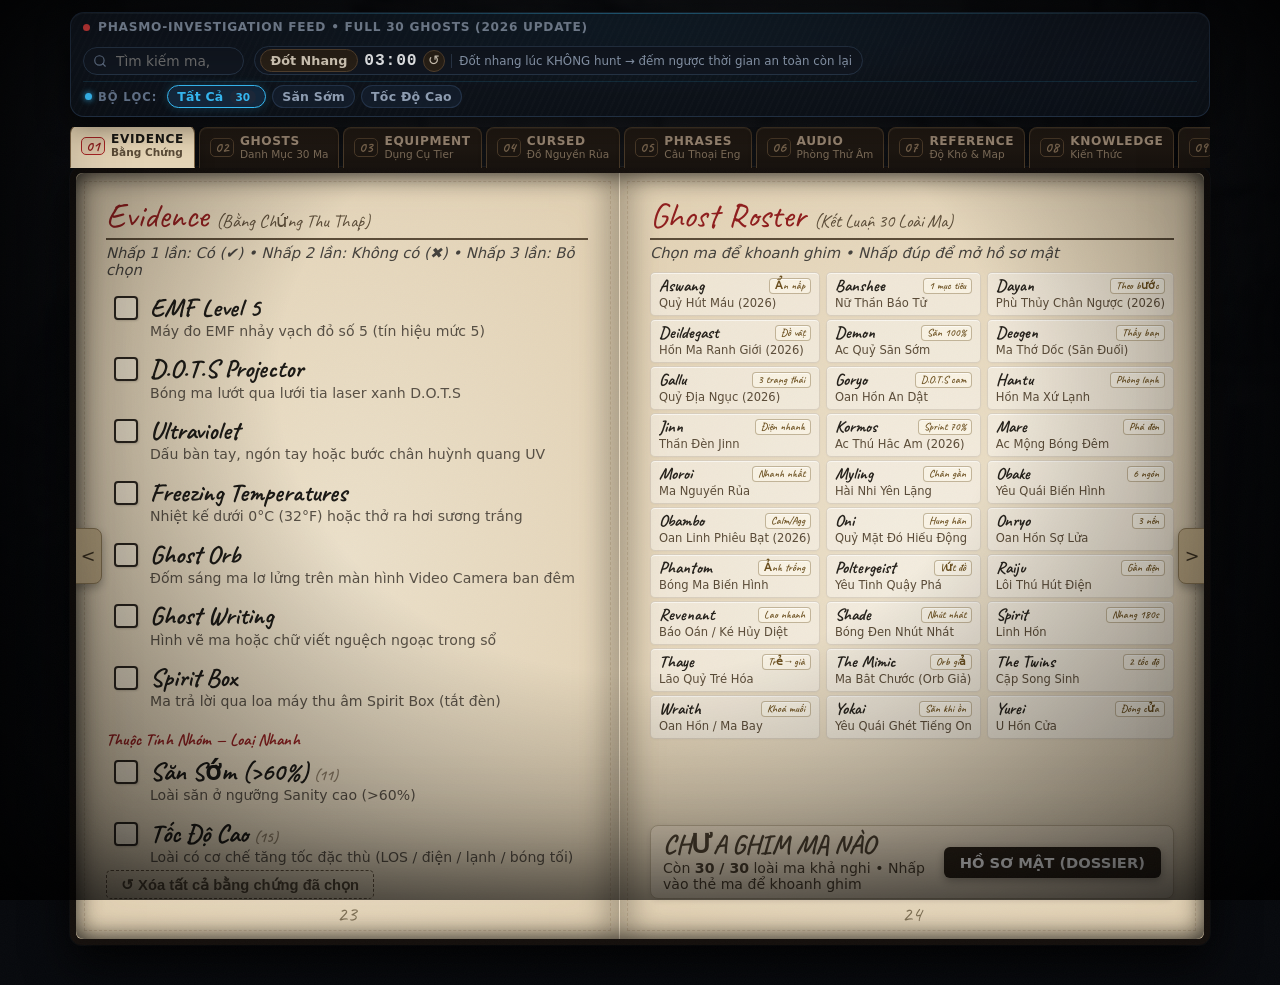
<file: index.html>
﻿<!DOCTYPE html>
<html lang="vi">
<head>
  <meta charset="UTF-8">
  <meta name="viewport" content="width=device-width, initial-scale=1.0">
  <title>Phasmophobia Investigation Journal - Cuốn Sổ Tay Thợ Săn Ma Pro 2026</title>
  <link rel="preconnect" href="https://fonts.googleapis.com">
  <link rel="preconnect" href="https://fonts.gstatic.com" crossorigin>
  <link href="https://fonts.googleapis.com/css2?family=Caveat:wght@600;700&display=swap" rel="stylesheet">
<style></style>

  <link rel="stylesheet" href="css/01-base.css">
  <link rel="stylesheet" href="css/02-hud.css">
  <link rel="stylesheet" href="css/03-compendium.css">
  <link rel="stylesheet" href="css/04-book-tabs.css">
  <link rel="stylesheet" href="css/05-views-grid.css">
  <link rel="stylesheet" href="css/06-studio-dossier.css">
  <link rel="stylesheet" href="css/07-fx.css">
</head>
<body>

  <div class="screen-overlay"></div>

  <!-- ==============================================================
       ★ VAN DASHBOARD NAVIGATION BAR: INTEGRATED CLUSTER ★
       ============================================================== -->
  <div class="truck-dashboard">
    <div class="top-bar-row">
      <div class="truck-title">
        <span class="rec-dot"></span> PHASMO-INVESTIGATION FEED • FULL 30 GHOSTS (2026 UPDATE)
      </div>

      <!-- INTEGRATED CONTROLS CLUSTER: SEARCH + UNIFIED SMUDGE TIMER -->
      <div class="top-controls-group">
        
        <!-- SMART SEARCH BAR -->
        <div class="search-container">
          <span class="search-icon">
            <svg class="svg-icon" viewBox="0 0 24 24"><circle cx="11" cy="11" r="8"></circle><line x1="21" y1="21" x2="16.65" y2="16.65"></line></svg>
          </span>
          <input type="text" id="journalSearch" class="search-input" placeholder="Tìm kiếm ma, tốc độ, bằng chứng... (Phím /)" autocomplete="off">
          <span class="clear-search-btn" id="clearSearchBtn">✕</span>
          <div class="search-results-dropdown" id="searchResultsDropdown"></div>
        </div>

        <!-- UNIFIED MASTER SMUDGE TIMER WIDGET -->
        <div class="smudge-timer-widget">
          <button class="timer-btn" id="btnSmudgeTimer">
            <svg class="svg-icon" viewBox="0 0 24 24"><path d="M12 2c0 4-4 6-4 10a4 4 0 0 0 8 0c0-4-4-6-4-10z"></path></svg>
            <span>Đốt Nhang</span>
          </button>
          <div class="timer-display" id="smudgeDisplay">03:00</div>
          <button class="timer-reset-btn" id="btnSmudgeReset" type="button" title="Reset đồng hồ nhang về 03:00">↺</button>
          <div class="timer-phase" id="smudgePhase">Đốt nhang lúc KHÔNG hunt → đếm ngược thời gian an toàn còn lại</div>
        </div>

      </div>
    </div>

    <!-- TACTICAL GROUP FILTER HUD: 3 NHÓM LỌC DANH SÁCH RÕ RÀNG -->
    <div class="quick-filter-hud">
      <div class="hud-left">
        <div class="hud-label">
          <span class="hud-radar-dot"></span>
          <span>BỘ LỌC:</span>
        </div>
        <div class="hud-chips-container">
          <div class="filter-chip active" data-filter="all">
            <span class="chip-text">Tất Cả</span>
            <span class="chip-badge">30</span>
          </div>
          <div class="filter-chip" data-filter="early_hunt">
            <span class="chip-text">Săn Sớm</span>
          </div>
          <div class="filter-chip" data-filter="fast_speed">
            <span class="chip-text">Tốc Độ Cao</span>
          </div>

        </div>
      </div>
    </div>
  </div>

  <!-- ==============================================================
       ★ TACTICAL INVESTIGATION COMPENDIUM (COLLAPSIBLE FIELD MANUAL) ★
       ============================================================== -->
  <div class="compendium-container" id="compendiumContainer" style="display: none;">
    <!-- Header -->
    <div class="compendium-header">
      <div class="compendium-title-wrap">
        <span class="comp-beacon-tag">SOP MANUAL</span>
        <div>
          <div class="compendium-main-title">
            CẨM NANG ĐIỀU TRA TOÀN DIỆN &amp; KÝ HIỆU NGHIỆP VỤ
          </div>
          <div class="compendium-subtitle">
            Sổ tay tra cứu khoa học: Hướng dẫn tân thủ, bảng ngưỡng Sanity hunt, telemetry vận tốc bước chân &amp; 30 mẹo 0-evidence.
          </div>
        </div>
      </div>
      <button class="btn-close-compendium" id="btnCloseCompendium" type="button">
        Đóng Cẩm Nang
      </button>
    </div>

    <!-- Navigation Tabs -->
    <div class="compendium-tabs-nav">
      <button class="comp-tab-btn active" data-target="compPaneRookie" title="Tân thủ &amp; bảng giải mã ký hiệu giao diện">
        <span class="comp-tab-txt">Tân Thủ &amp; Ký Hiệu</span>
      </button>
      <button class="comp-tab-btn" data-target="compPaneSanity" title="Ngưỡng Sanity đi săn (Hunt Matrix)">
        <span class="comp-tab-txt">Ngưỡng Sanity Hunt</span>
      </button>
      <button class="comp-tab-btn" data-target="compPaneSpeed" title="Vận tốc &amp; gia tốc LOS (Speed/BPM)">
        <span class="comp-tab-txt">Vận Tốc &amp; LOS</span>
      </button>
      <button class="comp-tab-btn" data-target="compPaneBusters" title="Tuyệt chiêu 0-Evidence cho 30 loài ma">
        <span class="comp-tab-txt">Mẹo 0-Evidence</span>
      </button>
      <button class="comp-tab-btn" data-target="compPanePro" title="Mẹo cao thủ: nhận diện siêu tốc, sinh tồn, thiết bị, túi tiền &amp; XP">
        <span class="comp-tab-txt">Mẹo Cao Thủ</span>
      </button>
      <button class="comp-tab-btn" data-target="compPaneViethoa" title="Từ điển Anh → Việt + giải thích cơ chế game cho người mới">
        <span class="comp-tab-txt">Việt Hóa</span>
      </button>
      <button class="comp-tab-btn" data-target="compPaneVocab" title="Từ vựng & câu thoại tiếng Anh trong game">
        <span class="comp-tab-txt">Từ Vựng</span>
      </button>
      <button class="comp-tab-btn" data-target="compPaneStatus" title="Bảng trạng thái 30 loài ma: bằng chứng, ngưỡng hunt, tốc độ, dấu hiệu">
        <span class="comp-tab-txt">Trạng Thái</span>
      </button>
    </div>

    <!-- BANNER LỌC NHANH THEO TAB 01 EVIDENCE -->
    <div class="comp-evidence-filterbar" id="compEvidenceFilterBar" style="display:none;">
      <span class="comp-filter-dot"></span>
      <span id="compEvidenceFilterText">Đang lọc theo bằng chứng ở tab 01</span>
      <button class="comp-filter-clear" id="btnCompClearEvidence" type="button" title="Xóa lọc về tất cả 30 ma">✕ Xóa lọc</button>
    </div>

    <!-- PANE 1: TÂN THỦ & KÝ HIỆU -->
    <div class="comp-pane active" id="compPaneRookie">
      <div class="comp-grid-2col">
        <!-- Visual Legend -->
        <div class="comp-card highlight-cyan">
          <div class="comp-card-title">
            <span>BẢNG GIẢI MÃ KÝ HIỆU &amp; TRẠNG THÁI GIAO DIỆN</span>
            <span class="badge" style="background:#0284c7; color:#fff;">VISUAL UI</span>
          </div>
          <div class="legend-badges-grid">
            <div class="legend-badge-item">
              <div class="legend-badge-header">
                <span style="display:inline-block; width:10px; height:10px; border-radius:50%; background:#e2e8f0; border:1px solid #94a3b8;"></span>
                <span>Khả Nghi (Active)</span>
              </div>
              <div class="legend-badge-desc">Thẻ ma màu sáng bình thường. Chưa có bằng chứng mâu thuẫn.</div>
            </div>

            <div class="legend-badge-item">
              <div class="legend-badge-header">
                <span style="display:inline-block; width:10px; height:10px; border-radius:50%; background:#ef4444;"></span>
                <span style="color:#f87171; text-decoration:line-through;">Bị Loại Trừ</span>
              </div>
              <div class="legend-badge-desc">Thẻ mờ + gạch ngang đỏ. Bị loại vì mâu thuẫn bằng chứng đã tick.</div>
            </div>

            <div class="legend-badge-item">
              <div class="legend-badge-header">
                <span style="display:inline-block; width:10px; height:10px; border-radius:50%; border:2px solid #ef4444;"></span>
                <span style="color:#ef4444; font-weight:bold;">Khoanh Ghim</span>
              </div>
              <div class="legend-badge-desc">Vòng bút chì đỏ. Loài ma bạn bấm chọn làm kết luận chính thức.</div>
            </div>

            <div class="legend-badge-item">
              <div class="legend-badge-header">
                <span style="display:inline-block; width:10px; height:10px; border-radius:50%; background:#0284c7; box-shadow:0 0 6px #38bdf8;"></span>
                <span style="color:#38bdf8;">Lọc Chiến Thuật</span>
              </div>
              <div class="legend-badge-desc">Viền xanh Cyan nổi bật. Thuộc nhóm lọc Săn sớm, Tốc độ cao...</div>
            </div>
          </div>

          <div style="margin-top:10px; border-top:1px solid rgba(255,255,255,0.06); padding-top:8px;">
            <p><strong>Cơ chế nút bấm 3 trạng thái tại trang Evidence:</strong></p>
            <ul>
              <li><strong>Bấm lần 1:</strong> Đánh dấu <code>[✔ CÓ]</code> (Khóa bằng chứng đã phát hiện).</li>
              <li><strong>Bấm lần 2:</strong> Đánh dấu <code>[✖ KHÔNG CÓ]</code> (Gạch bỏ bằng chứng đã kiểm tra kỹ nhưng không thấy).</li>
              <li><strong>Bấm lần 3:</strong> Trở về <code>[⚪ Chưa Rõ]</code> (Khôi phục trạng thái trung lập).</li>
            </ul>
          </div>
        </div>

        <!-- Rookie SOP -->
        <div class="comp-card highlight-emerald">
          <div class="comp-card-title">
            <span>QUY TRÌNH 3 BƯỚC SỐNG SÓT CHUẨN NGHIỆP VỤ (SOP)</span>
            <span class="badge" style="background:#059669; color:#fff;">ROOKIE 101</span>
          </div>
          <ul>
            <li>
              <strong>Bước 1 - Tìm Phòng Ma (Favorite Room):</strong>
              Cầm Nhiệt kế quét từng phòng. Phòng ma luôn có nhiệt độ dưới <strong>10°C</strong> (hoặc &lt;0°C đóng băng).
              <br><em>*Lưu ý cốt tử:</em> BẬT CẦU DAO (Breaker) ngay khi vào nhà để dùng được đèn trần (chỉ ánh sáng đèn mới chặn tụt Sanity — nhiệt độ/cầu dao không ảnh hưởng).
            </li>
            <li>
              <strong>Bước 2 - Bố Trí Trang Thiết Bị (3 Evidences):</strong>
              Đặt D.O.T.S + Sổ ghi chép + Video camera quay vào phòng. Tắt hết đèn phòng, đứng một mình cầm Spirit Box hỏi (<em>"Where are you?"</em>). Rải muối ở cửa phòng để soi dấu chân huỳnh quang UV.
            </li>
            <li>
              <strong>Bước 3 - Phòng Thủ &amp; Giữ Mạng Khi Hunt:</strong>
              Luôn quan sát bảng Sanity trong xe. Khi Sanity chạm mốc <strong>50%</strong>, đặt ngay 2 Thánh giá trong phòng ma. Chuẩn bị sẵn Nhang + Bật lửa và xác định trước tủ trốn an toàn gần nhất!
            </li>
          </ul>
        </div>
      </div>
    </div>

    <!-- PANE 2: NGƯỠNG SANITY HUNT MATRIX -->
    <div class="comp-pane" id="compPaneSanity">
      <div class="comp-grid-2col">
        <!-- Early Hunters -->
        <div class="comp-card highlight-rose">
          <div class="comp-card-title">
            <span>VÙNG NGUY HIỂM: SĂN SỚM BẤT THÌ LÌNH (&gt; 60% SANITY)</span>
            <span class="badge" style="background:#dc2626; color:#fff;">LETHAL HUNT</span>
          </div>
          <ul>
            <li><strong class="tag-red">Demon (100% / 70%):</strong> Sở hữu chiêu cắn trộm (Ability Hunt) có thể kích hoạt cuộc săn ở <strong>100% Sanity</strong> ngay phút đầu tiên! Đốt nhang chỉ cản được 60 giây.</li>
            <li><strong class="tag-red">Yokai (80%):</strong> Săn sớm ở 80% nếu người chơi nói chuyện trong CÙNG PHÒNG với nó (2.5m chỉ là bán kính điếc khi hunt).</li>
            <li><strong class="tag-red">Thaye (75%):</strong> Săn sớm ở 75% khi mới vào nhà (tuổi 0), chạy siêu tốc 2.75 m/s.</li>
            <li><strong class="tag-amber">Raiju (65%):</strong> Săn sớm ở 65% nếu có thiết bị điện tử đang mở gần ma.</li>
            <li><strong class="tag-amber">Onryo (60%):</strong> Coi nến như thánh giá. Thổi tắt 3 ngọn lửa liên tiếp là hunt ngay; hunt ở 60% nếu phòng không có lửa.</li>
            <li><strong class="tag-amber">Mare (60%):</strong> Săn ở 60% nếu phòng ma đang <strong>TẮT đèn</strong> (ngược lại ở 40% nếu bật đèn).</li>
            <li><strong class="tag-amber">Aswang (50%):</strong> Base 1.53 chậm nhưng tăng tốc LOS nhanh nhất game; bước vào tủ/locker có người là hunt kết thúc (hunt sau grace ≈ 0).</li>
            <li><strong class="tag-amber">Gallu (50/60/40%):</strong> Enraged hunt 60% nhưng thánh giá −2m; Weakened hunt 40%, thánh giá +1m, nhang mù 6s.</li>
          </ul>
        </div>

        <!-- Normal & Late Hunters -->
        <div class="comp-card highlight-cyan">
          <div class="comp-card-title">
            <span>VÙNG TIÊU CHUẨN &amp; SĂN MUỘN (≤ 50% SANITY)</span>
            <span class="badge" style="background:#0284c7; color:#fff;">STANDARD &amp; LATE</span>
          </div>
          <ul>
            <li>
              <strong class="tag-cyan">Ngưỡng Tiêu Chuẩn (50% Sanity):</strong>
              Hầu hết 16 loài ma phổ thông: <code>Spirit, Wraith, Phantom, Poltergeist, Jinn (khi có điện), Goryo, Myling, Revenant, Obake, Yurei, The Mimic, Dayan, Deildegast, Kormos, Obambo...</code>
            </li>
            <li>
              <strong class="tag-emerald">Deogen (40% Sanity):</strong>
              Săn muộn nhất game, nhưng <strong>LUÔN BIẾT BẠN Ở ĐÂU</strong>. Tuyệt đối không trốn tủ, hãy dắt đi dạo quanh bàn ăn (Looping)!
            </li>
            <li>
              <strong class="tag-emerald">Shade (35% Sanity):</strong>
              Loài ma nhút nhát nhất thế giới game. Hoàn toàn không thể hunt hay làm BẤT KỲ event nào nếu có người đứng cùng phòng ma! (Hơi thở lạnh do nhiệt độ phòng, không liên quan.)
            </li>
          </ul>
        </div>
      </div>
    </div>

    <!-- PANE 3: VẬN TỐC & GIA TỐC LOS TELEMETRY -->
    <div class="comp-pane" id="compPaneSpeed">
      <table class="comp-matrix-table">
        <thead>
          <tr>
            <th>Loài Ma / Đối Tượng</th>
            <th>Tốc Độ Cơ Bản (m/s)</th>
            <th>Tốc Độ Nhìn Thấy Người (LOS)</th>
            <th>Nhịp Chân (BPM)</th>
            <th>Hành Vi Độc Quyền Khi Truy Đuổi</th>
          </tr>
        </thead>
        <tbody>
          <tr>
            <td><strong>Người chơi (Player)</strong></td>
            <td>1.6 m/s (Đi bộ)</td>
            <td>3.0 m/s (Sprint 3 giây)</td>
            <td>--</td>
            <td>Hồi sức chạy sau 5 giây. Không mang đồ điện bật khi trốn tủ.</td>
          </tr>
          <tr>
            <td><strong>Ma tiêu chuẩn (Standard)</strong></td>
            <td>1.7 m/s</td>
            <td>2.8 m/s (Gia tốc dần, +65% sau ~13s)</td>
            <td>120 → ~198 BPM</td>
            <td>Tăng tốc dần sau mỗi giây nhìn thấy người chơi liên tục.</td>
          </tr>
          <tr>
            <td><strong class="tag-red">Moroi (Nhanh nhất game)</strong></td>
            <td>1.5 m/s (Sanity cao)</td>
            <td class="tag-red">3.71 m/s (0% Sanity + LOS)</td>
            <td>106 → 260 BPM</td>
            <td>Càng thấp Sanity chạy càng như tên bắn. Đốt nhang làm mù tới 7s.</td>
          </tr>
          <tr>
            <td><strong class="tag-red">Revenant (Tên lửa săn mồi)</strong></td>
            <td>1.0 m/s (Rùa bò)</td>
            <td class="tag-red">3.0 m/s (Lao vọt tức thì)</td>
            <td>70 → 210 BPM</td>
            <td>Mất dấu người chơi đi chậm như rùa; phát hiện người chơi lao vọt cực đại ngay!</td>
          </tr>
          <tr>
            <td><strong class="tag-cyan">Deogen (Đảo ngược cự ly)</strong></td>
            <td>3.0 m/s (Ở xa &gt;6m)</td>
            <td class="tag-emerald">0.4 m/s (Ở gần &lt;2.5m)</td>
            <td>212 → 30 BPM</td>
            <td>Luôn biết chỗ trốn. Tới gần tự động phanh gấp để bạn dắt đi bộ quanh bàn ăn.</td>
          </tr>
          <tr>
            <td><strong class="tag-cyan">Hantu (Nhiệt độ phòng)</strong></td>
            <td>1.4 m/s (Phòng ấm)</td>
            <td>2.7 m/s (Phòng lạnh &lt;0°C)</td>
            <td>99 → 190 BPM</td>
            <td><strong>KHÔNG tăng tốc theo LOS</strong>. Thở ra khói trắng từ miệng khi tắt cầu dao.</td>
          </tr>
          <tr>
            <td><strong class="tag-amber">Thaye (Lão hóa theo tuổi)</strong></td>
            <td>2.75 m/s (Tuổi 0 - Trẻ)</td>
            <td>1.0 m/s (Tuổi 10 - Già)</td>
            <td>194 → 70 BPM</td>
            <td><strong>KHÔNG tăng tốc theo LOS</strong>. Càng ở lâu gần ma thì nó càng già và chậm dần.</td>
          </tr>
          <tr>
            <td><strong>The Twins (Cặp song sinh)</strong></td>
            <td>1.53 m/s (Ma chính - 90%)</td>
            <td>1.9 m/s (110%)</td>
            <td>108 / 132 BPM</td>
            <td>Đợt săn này đi chậm, đợt sau đi nhanh xen kẽ.</td>
          </tr>
          <tr>
            <td><strong>Jinn (Cầu dao điện)</strong></td>
            <td>1.7 m/s</td>
            <td>2.5 m/s (Thấy người từ xa)</td>
            <td>120 → 176 BPM</td>
            <td>Phóng nhanh khi thấy người từ xa nếu CẦU DAO BẬT, chậm lại khi tới gần &lt;3m.</td>
          </tr>
        </tbody>
      </table>
    </div>

    <!-- PANE 4: TUYỆT CHIÊU 0-EVIDENCE 30 LOÀI MA -->
    <div class="comp-pane" id="compPaneBusters">
      <div class="quick-buster-grid">
        <div class="buster-item">
          <div class="buster-header"><span class="buster-name">Spirit</span><span class="buster-badge">180s Nhang</span></div>
          <div class="buster-tip">Đốt nhang cản đi săn trong suốt <strong>180 giây (3 phút)</strong>. Nếu qua phút thứ 2 vẫn không hunt thì 90% là Spirit.</div>
        </div>
        <div class="buster-item">
          <div class="buster-header"><span class="buster-name">Wraith</span><span class="buster-badge">Không UV Muối</span></div>
          <div class="buster-tip">KHÔNG BAO GIỜ dẫm lún muối (không sột soạt, muối nguyên chóp). Muối bị lún → gạch Wraith ngay. Dịch chuyển tạo EMF 2/5.</div>
        </div>
        <div class="buster-item">
          <div class="buster-header"><span class="buster-name">Phantom</span><span class="buster-badge">Chụp Ảnh Mất</span></div>
          <div class="buster-tip">Chụp ảnh biến mất ngay lập tức (ảnh không nhiễu). Khi hunt tàng hình chớp nháy rất lâu (1-2s tàng hình).</div>
        </div>
        <div class="buster-item">
          <div class="buster-header"><span class="buster-name">Poltergeist</span><span class="buster-badge">Polty Bomb</span></div>
          <div class="buster-tip">Ném chùm nhiều đồ vật cùng lúc làm nổ tung phòng; mỗi lần ném đồ làm người chơi gần đó tụt Sanity.</div>
        </div>
        <div class="buster-item">
          <div class="buster-header"><span class="buster-name">Banshee</span><span class="buster-badge">Hú Paramic</span></div>
          <div class="buster-tip">Tiếng hú/thét xé gió độc quyền qua Parabolic Mic (33%). Chỉ nhắm giết 1 mục tiêu duy nhất (bỏ qua người khác chỉ khi mục tiêu còn TRONG nhà).</div>
        </div>
        <div class="buster-item">
          <div class="buster-header"><span class="buster-name">Jinn</span><span class="buster-badge">Cầu Dao Bật</span></div>
          <div class="buster-tip">Phi 2.5 m/s khi thấy người từ xa nếu Cầu dao BẬT. Không bao giờ tự gạt tắt cầu dao điện.</div>
        </div>
        <div class="buster-item">
          <div class="buster-header"><span class="buster-name">Mare</span><span class="buster-badge">Tắt Đèn Tức Thì</span></div>
          <div class="buster-tip">Tắt công tắc đèn ngay lập tức sau khi bạn vừa bật lên. Không bao giờ tự bật đèn; thích nổ bóng đèn.</div>
        </div>
        <div class="buster-item">
          <div class="buster-header"><span class="buster-name">Revenant</span><span class="buster-badge">Tên Lửa 3.0m/s</span></div>
          <div class="buster-tip">Đi rề rề 1.0 m/s khi tuần tra, lao vọt với vận tốc 3.0 m/s ngay khi phát hiện người chơi.</div>
        </div>
        <div class="buster-item">
          <div class="buster-header"><span class="buster-name">Shade</span><span class="buster-badge">Nhút Nhát 35%</span></div>
          <div class="buster-tip">Không bao giờ hunt hay làm Ghost Event nếu có người chơi đứng cùng phòng ma. Chỉ hunt dưới 35% Sanity.</div>
        </div>
        <div class="buster-item">
          <div class="buster-header"><span class="buster-name">Demon</span><span class="buster-badge">Nhang 60s</span></div>
          <div class="buster-tip">Đốt nhang chỉ cản hunt được <strong>60 giây</strong>. Ngưỡng hunt 70% và có skill cắn trộm ở 100% Sanity.</div>
        </div>
        <div class="buster-item">
          <div class="buster-header"><span class="buster-name">Yurei</span><span class="buster-badge">Sập Cửa -15%</span></div>
          <div class="buster-tip">Đóng sập cửa 2 nhịp (double click) làm tụt 15% Sanity ngay tức khắc. Đốt nhang giam chân trong phòng 90s.</div>
        </div>
        <div class="buster-item">
          <div class="buster-header"><span class="buster-name">Oni</span><span class="buster-badge">Hiện Hình Rõ</span></div>
          <div class="buster-tip">Khi hunt chớp hiện hình liên tục (hầu như thấy rõ suốt). Tuyệt đối không bao giờ có Ghost Event bóng khói (Airball).</div>
        </div>
        <div class="buster-item">
          <div class="buster-header"><span class="buster-name">Yokai</span><span class="buster-badge">Điếc &lt;2.5m</span></div>
          <div class="buster-tip">Hunt ở 80% nếu nói micro gần ma. Khi hunt bị điếc, chỉ nghe thấy tiếng người nói và đồ điện ở cự ly &lt;2.5m.</div>
        </div>
        <div class="buster-item">
          <div class="buster-header"><span class="buster-name">Hantu</span><span class="buster-badge">Thở Khói Lạnh</span></div>
          <div class="buster-tip">Thở ra làn sương khói trắng từ miệng khi hunt nếu cầu dao TẮT. Chạy cực nhanh trong lạnh (2.7 m/s).</div>
        </div>
        <div class="buster-item">
          <div class="buster-header"><span class="buster-name">Goryo</span><span class="buster-badge">D.O.T.S Camera</span></div>
          <div class="buster-tip">D.O.T.S chỉ thấy qua Video Camera ban đêm khi không có ai trong phòng. Không bao giờ tự ý đổi phòng ruột.</div>
        </div>
        <div class="buster-item">
          <div class="buster-header"><span class="buster-name">Myling</span><span class="buster-badge">Bước Chân Êm</span></div>
          <div class="buster-tip">Tiếng bước chân khi hunt cực êm: Chỉ nghe thấy khi đèn pin đã chớp nháy nhấp nháy trong cự ly &lt;10m.</div>
        </div>
        <div class="buster-item">
          <div class="buster-header"><span class="buster-name">Onryo</span><span class="buster-badge">Sợ Ngọn Lửa</span></div>
          <div class="buster-tip">Coi nến như thánh giá. Thổi tắt 3 ngọn lửa liên tiếp là kích hoạt cuộc săn ngay nếu không có nến khác.</div>
        </div>
        <div class="buster-item">
          <div class="buster-header"><span class="buster-name">The Twins</span><span class="buster-badge">2 Tốc Độ Chạy</span></div>
          <div class="buster-tip">Tương tác 2 phòng khác nhau cùng lúc (đồ thị đường dốc). Luân phiên mỗi hunt giữa tốc độ chậm (1.5 m/s) và nhanh (1.9 m/s).</div>
        </div>
        <div class="buster-item">
          <div class="buster-header"><span class="buster-name">Raiju</span><span class="buster-badge">Nhiễu Sóng 15m</span></div>
          <div class="buster-tip">Làm nhiễu sóng điện tử từ khoảng cách cực xa (15m). Tăng tốc vọt lên 2.5 m/s gần đồ điện đang mở.</div>
        </div>
        <div class="buster-item">
          <div class="buster-header"><span class="buster-name">Obake</span><span class="buster-badge">Vân Tay 6 Ngón</span></div>
          <div class="buster-tip">Tỉ lệ 16.7% để lại dấu vân tay 6 ngón tay; giấu vân tay 25%. Chớp biến hình thành model ma khác khi hunt.</div>
        </div>
        <div class="buster-item">
          <div class="buster-header"><span class="buster-name">The Mimic</span><span class="buster-badge">Ghost Orb Giả</span></div>
          <div class="buster-tip"><strong>LUÔN CÓ GHOST ORB GIẢ</strong> ở mọi độ khó (kể cả 0-Evidence). Sao chép hành vi và tốc độ của bất kỳ loài ma nào.</div>
        </div>
        <div class="buster-item">
          <div class="buster-header"><span class="buster-name">Moroi</span><span class="buster-badge">Nhang Mù 7s</span></div>
          <div class="buster-tip">Nguyền rủa qua Spirit Box làm tụt đôi Sanity. Càng thấp Sanity chạy càng nhanh (tối đa 3.71 m/s). Nhang làm mù 7s (ma thường 5s).</div>
        </div>
        <div class="buster-item">
          <div class="buster-header"><span class="buster-name">Deogen</span><span class="buster-badge">Thở Khò Khè</span></div>
          <div class="buster-tip">Thở dốc vào Spirit Box ở cự ly 1m. Biết chỗ trốn 100%. Tới gần đi chậm 0.4 m/s (dắt đi vòng quanh bàn loop).</div>
        </div>
        <div class="buster-item">
          <div class="buster-header"><span class="buster-name">Thaye</span><span class="buster-badge">Lão Hóa Giảm Tốc</span></div>
          <div class="buster-tip">Mới vào hunt sớm 75% chạy 2.75 m/s. Đứng gần ma sẽ kích hoạt lão hóa; càng về sau càng chậm và nhát (1.0 m/s).</div>
        </div>
        <div class="buster-item">
          <div class="buster-header"><span class="buster-name">Aswang (2026)</span><span class="buster-badge">Tăng Tốc LOS Nhanh Nhất</span></div>
          <div class="buster-tip">Base 1.53 m/s (chậm hơn chuẩn) nhưng tăng tốc theo line-of-sight NHANH nhất game. Có thể hunt với grace period = 0 và không giết được người đang trốn trong chỗ ẩn chính thức.</div>
        </div>
        <div class="buster-item">
          <div class="buster-header"><span class="buster-name">Dayan (2026)</span><span class="buster-badge">Nhanh Khi Bạn Di Chuyển</span></div>
          <div class="buster-tip">Hunt sớm 65% và chạy 2.25 m/s khi bạn DI CHUYỂN trong 10m; còn 45% và 1.2 m/s khi bạn ĐỨNG YÊN gần nó. Vẫn tăng tốc LOS chuẩn (tích ngầm trong 10m).</div>
        </div>
        <div class="buster-item">
          <div class="buster-header"><span class="buster-name">Deildegast (2026)</span><span class="buster-badge">Tốc Độ Theo Đồ Vật</span></div>
          <div class="buster-tip">Tốc độ cố định 0.4–3.0 m/s tùy số đồ vật đã bị xê dịch (càng nhiều đồ bị xê dịch TRƯỚC hunt càng chậm). Không tăng tốc theo LOS.</div>
        </div>
        <div class="buster-item">
          <div class="buster-header"><span class="buster-name">Gallu (2026)</span><span class="buster-badge">Trạng Thái Hung Hãn</span></div>
          <div class="buster-tip">Hunt ở 50% (Normal), 60% (Enraged) hoặc 40% (Weakened). Dùng thiết bị bảo vệ quanh nó sẽ khiến nó Hung Hãn hơn; sau 1 lần hunt nó yếu đi.</div>
        </div>
        <div class="buster-item">
          <div class="buster-header"><span class="buster-name">Kormos (2026)</span><span class="buster-badge">Nghe Bước Chân</span></div>
          <div class="buster-tip">Nghe tiếng bước chân từ rất xa và hunt sớm tới 70% nếu bạn SPRINT gần nó. Gần như không thấy người chơi bằng mắt — hãy ĐI BỘ (đừng chạy).</div>
        </div>
        <div class="buster-item">
          <div class="buster-header"><span class="buster-name">Obambo (2026)</span><span class="buster-badge">Hung Hãn / Điềm Tĩnh</span></div>
          <div class="buster-tip">Hai trạng thái: Aggressive (hunt sớm 65%, chạy 1.96 m/s, hunt ngắn hơn) và Calm (hunt muộn 10%, chạy 1.45 m/s).</div>
        </div>
      </div>
    </div>

    <!-- PANE 5: MẸO CAO THỦ (PRO / dữ liệu người chơi kinh nghiệm) -->
    <div class="comp-pane" id="compPanePro">
      <p style="font-size:0.8rem; color:#ab9575; margin:0 0 12px;">Áp dụng cho MỌI độ khó (x1–x6); mục nào chỉ đúng ở độ khó có bằng chứng thì đã ghi rõ.</p>
      <div class="comp-grid-2col">

        <div class="comp-card highlight-amber">
          <div class="comp-card-title"><span>TEST CHUẨN 100%</span><span class="badge">PRO</span></div>
          <ul>
            <li><strong>Spirit (2 nhang):</strong> đốt nhang (gần ma) + bấm giờ. Nếu <strong>2 phút 45 giây</strong> không hunt, đốt nhang lần 2. Nếu hunt trong <strong>60 giây</strong> sau lần 2 → 100% Spirit. <em>(Cần sanity đủ thấp để ma có thể hunt, nếu không bài test vô nghĩa.)</em></li>
            <li><strong>Ouija EMF5:</strong> spam câu rẻ như "How old are you?" — mỗi lần trả lời đều nhả EMF. Dùng để lấy EMF5 (nếu ma có EMF5) + ảnh/media.</li>
            <li><strong>Sách bị ném:</strong> ở độ khó 3 bằng chứng, nếu ma <em>ném</em> sổ mà KHÔNG viết → gạch Ghost Writing.</li>
            <li><strong>Yurei:</strong> đóng cửa phòng từ từ KHÔNG tiếng cót két (skill). Cửa tủ trốn không tính; lúc hunt vẫn hé cửa như ma thường.</li>
          </ul>
        </div>

        <div class="comp-card highlight-cyan">
          <div class="comp-card-title"><span>NHẬN DIỆN SIÊU TỐC (TELLS ẨN)</span><span class="badge">PRO</span></div>
          <ul>
            <li><strong>Raiju:</strong> nghe nhịp tim từ xa tới <strong>15m</strong> (ma thường 10m). Tầm hút điện: 6m (nhỏ) / 8m (vừa) / 10m (lớn).</li>
            <li><strong>Banshee:</strong> KHÔNG BAO GIỜ là nam (model/tên) từ update Giáng Sinh 2025 → <em>thấy model/tên nam = gạch Banshee.</em></li>
            <li><strong>Mare:</strong> <strong>không bật được</strong> TV/màn hình. → <em>Thấy ma BẬT TV/màn hình = gạch Mare.</em> Còn Mare thì hay <strong>tắt đèn ngay</strong> sau khi bạn vừa bật (và không bao giờ bật đèn).</li>
            <li><strong>Onryo:</strong> <strong>không thắp được</strong> nến nhà/campfire → <em>thấy ma thắp nến = gạch Onryo.</em> Onryo còn hay thổi tắt cùng 1 firelight 2 lần trong 20s, và thổi tắt bật lửa của bạn trong &lt;20s.</li>
            <li><strong>Shade:</strong> không làm event hát; không nâng &amp; ném đồ (update Chronicle) → <em>thấy hát / thấy nâng-ném đồ = gạch Shade.</em></li>
            <li><strong>Oni:</strong> không làm event "bóng khói" (airball) → <em>thấy airball = gạch Oni.</em> Khi hunt Oni hiện hình lâu (ít tàng hình).</li>
            <li><strong>Hantu:</strong> khi hunt (lúc cầu dao TẮT) thở ra <strong>hơi khói trắng</strong> → <em>thấy hơi thở = Hantu.</em></li>
          </ul>
        </div>

        <div class="comp-card highlight-emerald">
          <div class="comp-card-title"><span>SINH TỒN: LOOPING &amp; ẨN</span><span class="badge">PRO</span></div>
          <ul>
            <li><strong>Quản lý sprint:</strong> chỉ sprint khi ma <em>lấy được khoảng cách</em>; cắt góc thật gấp.</li>
            <li><strong>Crouch cắt LOS:</strong> hiệu quả sau ghế/island/xe — <strong>KHÔNG</strong> crouch sau bàn ăn/sofa (không cắt được LOS).</li>
            <li><strong>Corner peeking:</strong> giấu nửa người sau vật/cửa để cắt LOS mà vẫn nhìn thấy ma (đọc tốc độ/ability).</li>
            <li><strong>Ẩn tủ bị chặn:</strong> mở hết cửa, bước vào giữa, đóng lại. Locker: mở cánh trái → vào cánh phải → đóng.</li>
            <li><strong>Salt T3 + loop:</strong> mỗi đống muối làm chậm ma <strong>2 giây</strong> → duy trì loop cả đợt hunt.</li>
          </ul>
        </div>

        <div class="comp-card highlight-rose">
          <div class="comp-card-title"><span>THIẾT BỊ &amp; RAIJU</span><span class="badge">PRO</span></div>
          <ul>
            <li>Thiết bị đang bật (kể cả đèn pin trên vai) <strong>hút ma trong 7.5m</strong>. Raiju: <strong>15m</strong> và chạy gần bằng Revenant khi gần đồ điện.</li>
            <li><strong>Head Gear:</strong> phải GIỮ nút Special để tắt → tắt ĐẦU TIÊN khi hunt bắt đầu.</li>
            <li><strong>Không hút ma:</strong> Firelight, Igniter, UV Tier 2, nến.</li>
            <li>Đừng tắt thiết bị khi đã vào chỗ ẩn — ma vẫn đi tới <em>vị trí phát hiện cuối</em>.</li>
          </ul>
        </div>

        <div class="comp-card highlight-amber">
          <div class="comp-card-title"><span>TÚI TIỀN &amp; XP</span><span class="badge">PRO</span></div>
          <ul>
            <li><strong>Investigation Bonus =</strong> tiền nhận dạng + mục tiêu (mỗi mục tiêu tính <strong>đôi</strong>). <strong>Chết</strong> → mất nửa tiền + mất bonus.</li>
            <li><strong>Chụp Bone TRƯỚC khi nhặt</strong> (ảnh Bone ăn multiplier; nhặt Bone chỉ $25–50 flat).</li>
            <li><strong>Giá ảnh:</strong> ma/manifest <strong>$15</strong>; DOTS/EMF5/Writing/Freezing/vân tay Obake <strong>$10</strong>; còn lại <strong>$5</strong>. Journal: 5 ảnh + 5 video + 3 âm thanh (mỗi loại full giá 1 lần).</li>
            <li><strong>Custom farm:</strong> 0-evidence + 0-sanity = <strong>~9.8x</strong>; 2-evidence = ~5.12x. <strong>Blood Moon:</strong> +10% tiền nhưng +15% tốc độ ma &amp; x2 tụt sanity — chơi kỹ.</li>
          </ul>
        </div>

        <div class="comp-card highlight-cyan">
          <div class="comp-card-title"><span>NHANG &amp; THÁNH GIÁ CHUẨN</span><span class="badge">PRO</span></div>
          <ul>
            <li><strong>PHẢI đốt GẦN ma</strong> (trong/sát phòng ma) mới có tác dụng — đốt ở cửa hay xa ma là <strong>vô ích</strong>.</li>
            <li><strong>Khi hunt — làm CHOÁNG:</strong> đốt nhang rồi áp/ném về phía mặt ma lúc nó đang đuổi → <strong>làm mù ma ~5 giây</strong> để chạy trốn. <em>Không cần canh thời điểm</em>, chỉ cần đốt lúc ma ở gần.</li>
            <li><strong>Theo Tier:</strong> T1 mù 5s • T2 mù 5s + <strong>chậm 50%</strong> (5s) • T3 mù 5s + <strong>khóa chân đứng im</strong> (5s).</li>
            <li><strong>Ngoài hunt:</strong> chặn hunt <strong>90s</strong> (Spirit 180s, Demon 60s). Nhang <strong>KHÔNG cộng dồn/reset</strong> cooldown đang chạy — đừng đốt phí.</li>
            <li><strong>Crucifix</strong> chỉ chặn hunt <em>mới</em> (vô dụng khi đang hunt). Đặt dọc lối thoát gần phòng ma; <strong>T3 chặn cả Cursed Hunt chỉ khi còn nguyên 2/2 lượt</strong>.</li>
            <li><strong>Hunt vs Event:</strong> cửa thoát <strong>LOCK</strong> = đang hunt; event có thể đóng cửa nhưng KHÔNG khóa.</li>
          </ul>
        </div>

        <div class="comp-card highlight-amber">
          <div class="comp-card-title"><span>CANH GIỜ NHANG (STEP-BY-STEP)</span><span class="badge">PRO</span></div>
          <ul>
            <li><strong>B1:</strong> Đứng <strong>GẦN ma</strong> (trong/sát phòng ma), đốt nhang, bấm <strong>đồng hồ</strong> (nút "Bấm Giờ Nhang" trên thanh trên cùng).</li>
            <li><strong>B2:</strong> Đợi ma hunt lại, đọc mốc giờ:
              <br>• ~<strong>60 giây</strong> → Demon
              <br>• ~<strong>90 giây</strong> → ma thường
              <br>• <strong>hơn 90s</strong> (tới ~180s) → nghi <strong>Spirit</strong></li>
            <li><strong>B3 — Test Spirit chuẩn:</strong> nếu <strong>2 phút 45 giây</strong> vẫn không hunt → đốt nhang lần 2. Nếu hunt trong <strong>dưới 60 giây</strong> sau đó → 100% Spirit.</li>
            <li><strong>Vì sao?</strong> Nhang <strong>KHÔNG cộng dồn/reset</strong> cửa sổ đang chạy → cửa sổ 180s của Spirit (tính từ lần đốt 1) lúc đốt lần 2 chỉ còn ~15s, nên nó hunt ngay sau đó. (Ma thường thì cửa sổ đã hết từ 90s.)</li>
            <li><strong>Điều kiện:</strong> sanity phải <strong>đủ thấp</strong> để ma có thể hunt (thường &lt;50%) — nếu không, "không thấy hunt" là vô nghĩa.</li>
          </ul>
        </div>

        <div class="comp-card highlight-rose">
          <div class="comp-card-title"><span>HD ĐỐT NHANG CHI TIẾT (KHI KHÓ PHÂN)</span><span class="badge">PRO</span></div>
          <ul>
            <li><strong>Chuẩn bị:</strong> nhang + bật lửa; xác định <strong>phòng ma</strong> và <strong>chỗ núp</strong> gần đó; kiểm tra <strong>sanity &lt;50%</strong> (nếu cao, ma không hunt được → test vô nghĩa).</li>
            <li><strong>Đốt ĐÚNG cách:</strong> đứng <strong>trong/sát phòng ma</strong> rồi mới đốt. Đốt ở cửa hay xa ma = <strong>vô ích</strong> (lỗi phổ biến nhất khiến kết quả sai).</li>
            <li><strong>Bấm timer</strong> ("Đốt Nhang") rồi <strong>đứng yên chờ</strong>. Timer tự chia vùng: <strong>3:00→2:00</strong> an toàn → <strong>2:00→1:30</strong> Demon → <strong>1:30→0:00</strong> ma thường/Spirit.</li>
            <li><strong>Đọc kết quả:</strong> hunt <strong>60–90s</strong> = Demon • hunt <strong>90–180s</strong> = ma thường • không hunt tới <strong>180s</strong> = Spirit.</li>
            <li><strong>Nếu vẫn khó phân:</strong>
              <br>• Kiểm tra lại lúc đốt bạn có <strong>đứng gần ma</strong> không.
              <br>• <strong>Đừng đốt lại khi đang chạy</strong> (không reset) — chờ hết rồi hãy đốt lần 2.
              <br>• <strong>Test 2 nhang:</strong> đốt lần 1 → không hunt tới <strong>2:45</strong> → đốt lần 2 → hunt trong <strong>&lt;60s</strong> sau đó = <strong>100% Spirit</strong>.
              <br>• Vẫn mơ hồ → chốt bằng <strong>bằng chứng + tells</strong> khác, đừng chỉ dựa 1 test.</li>
          </ul>
        </div>

        <div class="comp-card highlight-emerald">
          <div class="comp-card-title"><span>QUY TRÌNH ĐIỀU TRA NHANH</span><span class="badge">PRO</span></div>
          <ul>
            <li><strong>1. Tìm phòng ma:</strong> bật cầu dao → quét EMF/Nhiệt kế. Phòng <em>lạnh hơn + nhiều tương tác</em> = phòng ma (đây là <strong>gợi ý</strong>, không phải bằng chứng).</li>
            <li><strong>2. Rải bằng chứng:</strong> đặt Writing + DOTS + Spirit Box + Video Camera (Orb) trong phòng ma; cắm Crucifix bảo vệ.</li>
            <li><strong>3. Đọc ĐÚNG bằng chứng:</strong>
              <br>• <strong>EMF 5</strong> mới tính — EMF 2/3/4 chỉ là tương tác.
              <br>• <strong>Freezing = dưới 0°C</strong> (không phải "dưới 5°C").
              <br>• <strong>UV</strong> = vân tay (cửa/công tắc) + dấu chân (trong muối) — chung 1 bằng chứng.
              <br>• <strong>Ghost Orb</strong> chỉ thấy qua camera (night vision); <strong>DOTS</strong> xem qua video.</li>
            <li><strong>4. Kẹt mới canh nhang:</strong> chỉ khi cần phân biệt Demon/Spirit và <strong>sanity &lt;50%</strong>. Đứng GẦN ma → đốt nhang → bấm giờ → đọc mốc 60/90/180s.</li>
          </ul>
        </div>

        <div class="comp-card highlight-amber">
          <div class="comp-card-title"><span>SPEED TEST — NHẬN DIỆN BẰNG TỐC ĐỘ (0-EVIDENCE)</span><span class="badge">VIP</span></div>
          <ul>
            <li data-detail="Tạo hunt có kiểm soát: dùng Ouija 'Where are you?' hoặc để sanity hạ xuống thấp. Núp ở chỗ nghe rõ (hành lang/closet) và nghe nhịp bước chân để đo tốc độ."><strong>Cách test:</strong> tạo hunt có kiểm soát (Ouija "Where are you?" / hạ sanity), núp chỗ nghe rõ, nghe <strong>nhịp bước chân</strong>.</li>
            <li data-detail="Không thấy bạn: 1.0 m/s (rất chậm). Vừa phát hiện (thấy bạn / nghe micro / dính thiết bị điện): vọt 3.0 m/s. Nghe chân rề rề rồi đột ngột dồn dập = Revenant."><strong>Bò 1.0 m/s</strong> khi không thấy bạn → đột ngột <strong>3.0</strong> khi thấy → <strong>Revenant</strong>.</li>
            <li data-detail="Luôn biết bạn ở đâu (trốn vô ích). Xa trên ~5.3m (đường đi): 3.0 m/s; lại gần dưới ~2.4m: 0.4 m/s. Cứ dắt nó loop quanh bàn là sống."><strong>Xa 3.0 → gần 0.4</strong> (càng gần càng chậm) → <strong>Deogen</strong>.</li>
            <li data-detail="Mới vào: 2.75 m/s + hunt sớm 75%. Đứng gần nó → nó 'già đi': chậm dần còn 1.0 m/s và hunt muộn 15%."><strong>2.75 → chậm dần 1.0</strong> (già đi) → <strong>Thaye</strong>.</li>
            <li data-detail="Tốc độ theo nhiệt độ phòng: dưới 0°C → 2.7 m/s; trên 15°C → 1.4 m/s. Không tăng tốc theo line-of-sight."><strong>Lạnh nhanh (2.7) / ấm chậm (1.4)</strong> → <strong>Hantu</strong>.</li>
            <li data-detail="Chỉ đạt 2.5 m/s khi CẦU DAO BẬT + có LOS + bạn ở xa hơn 3m; lại gần dưới 3m thì về 1.7. Cầu dao tắt = mất khả năng."><strong>2.5 khi CẦU DAO BẬT + thấy bạn &gt;3m</strong> → <strong>Jinn</strong>.</li>
            <li data-detail="1.7 m/s bình thường; lên 2.5 m/s khi ở gần thiết bị điện đang bật. Tắt hết đồ điện để làm nó chậm lại."><strong>2.5 khi gần đồ điện đang bật</strong> → <strong>Raiju</strong>.</li>
            <li data-detail="Base speed tăng khi sanity tụt: 1.5 m/s (sanity cao) → 2.25 (0%); cộng thêm tăng tốc LOS tối đa 3.71 m/s = NHANH NHẤT game."><strong>Nhanh dần khi sanity tụt</strong> (tới 3.71 + LOS) → <strong>Moroi</strong>.</li>
            <li data-detail="Twins có 2 con: chậm 1.5 m/s và nhanh 1.9 m/s, đổi giữa các đợt hunt. Còn Obambo thì đổi NGAY TRONG 1 đợt hunt (calm↔aggressive)."><strong>1.5 ↔ 1.9 đổi giữa các hunt</strong> → <strong>The Twins</strong>; <strong>đổi GIỮA 1 hunt</strong> (calm↔aggressive) → <strong>Obambo</strong>.</li>
            <li data-detail="Bắt đầu hunt 3.0 m/s; mỗi đồ vật bị xê dịch giảm 0.1 m/s; xê dịch 26 món → chỉ còn 0.4 m/s. Không tăng tốc theo LOS."><strong>3.0 mới vào → giảm theo số đồ bị xê dịch (→0.4)</strong> → <strong>Deildegast</strong>.</li>
            <li data-detail="Base 1.53 m/s (chậm hơn chuẩn 1.7) nhưng tăng tốc theo LOS nhanh nhất game; có thể hunt với grace period = 0."><strong>1.53 (chậm hơn chuẩn)</strong> → <strong>Aswang</strong>.</li>
            <li data-detail="Trong 10m: bạn DI CHUYỂN → 2.25 m/s (hunt sớm 65%); bạn ĐỨNG YÊN → 1.2 m/s (hunt muộn 45%)."><strong>2.25 khi bạn DI CHUYỂN / 1.2 khi ĐỨNG YÊN (≤10m)</strong> → <strong>Dayan</strong>.</li>
            <li data-detail="3 trạng thái: Normal 1.7 / Enraged 1.96 / Weakened 1.36 m/s. Dẫm muối, bị nhang hoặc bị thánh giá → đổi trạng thái. Enraged không dẫm muối."><strong>1.7 / 1.96 (Enraged) / 1.36 (Weakened)</strong> → <strong>Gallu</strong>.</li>
            <li data-detail="1.7 m/s; nhanh hơn (2.21 m/s) khi ở xa hơn 5m. Gần như MÙ — đứng yên là nó không thấy bạn (chỉ dựa vào tiếng động)."><strong>2.21 khi ở xa &gt;5m</strong>; đứng yên thì không thấy bạn → <strong>Kormos</strong>.</li>
          </ul>
        </div>

        <div class="comp-card highlight-rose">
          <div class="comp-card-title"><span>RULE-OUT NHANH — "THẤY LÀ GẠCH"</span><span class="badge">VIP</span></div>
          <ul>
            <li data-detail="Mare KHÔNG BAO GIỜ bật được đèn/TV/màn hình. Nếu thấy ma BẬT chúng lên → gạch Mare. (Không thấy thì không kết luận được gì.)">Thấy ma <strong>bật đèn/TV/màn hình</strong> → gạch <strong>Mare</strong>.</li>
            <li data-detail="Hantu không bật được cầu dao ON → thấy ma BẬT cầu dao = gạch Hantu. Jinn không tắt được cầu dao → thấy ma TẮT cầu dao = gạch Jinn.">Thấy ma <strong>bật cầu dao ON</strong> → gạch <strong>Hantu</strong>; thấy ma <strong>tắt cầu dao</strong> → gạch <strong>Jinn</strong>.</li>
            <li data-detail="Shade không nâng & ném đồ (update Chronicle) và không làm event hát. Thấy 1 trong 2 → gạch Shade.">Thấy ma <strong>nâng &amp; ném đồ</strong> → gạch <strong>Shade</strong>; thấy <strong>event hát</strong> → gạch <strong>Shade</strong>.</li>
            <li data-detail="Oni không bao giờ làm event bóng khói (airball/mist form). Thấy airball → gạch Oni.">Thấy <strong>airball</strong> (bóng khói) → gạch <strong>Oni</strong>.</li>
            <li data-detail="Banshee và Dayan chỉ có model/tên NỮ. Thấy model hoặc tên NAM → gạch cả hai con này.">Thấy <strong>model/tên NAM</strong> → gạch <strong>Banshee</strong> &amp; <strong>Dayan</strong> (2 con này chỉ nữ).</li>
            <li data-detail="Yurei chỉ mở/đóng cửa và tủ HOÀN TOÀN (đóng sầm). Nếu cửa chỉ hé/mở dở → gạch Yurei.">Thấy <strong>hé cửa</strong> (không mở/đóng hoàn toàn) → gạch <strong>Yurei</strong>.</li>
            <li data-detail="Goryo không đổi phòng yêu thích (trừ ước Monkey Paw) nhưng vẫn Short Roam phòng sát vách. Chỉ gạch khi đổi hẳn phòng / hunt rất xa phòng gốc.">Ma <strong>ĐỔI hẳn phòng yêu thích / hunt rất xa phòng gốc</strong> → gạch <strong>Goryo</strong> (vẫn Short Roam phòng sát vách).</li>
            <li data-detail="Onryo không thắp được nến nhà hoặc campfire. Thấy ma thắp nến/campfire → gạch Onryo.">Thấy ma <strong>thắp nến/campfire</strong> → gạch <strong>Onryo</strong>.</li>
            <li data-detail="Nếu đốt nhang ĐÚNG (đứng gần ma) mà ma hunt lại dưới 60s → gạch mọi loài trừ Demon. CẢNH BÁO: nếu đứng xa ma thì nhang không ăn → kết quả sai.">Đốt nhang mà <strong>hunt lại &lt;60s</strong> → gạch mọi loài trừ <strong>Demon</strong> (nếu chắc bạn đứng gần ma).</li>
          </ul>
        </div>

        <div class="comp-card highlight-cyan">
          <div class="comp-card-title"><span>CHỐT 100% — DẤU HIỆU ĐỘC QUYỀN</span><span class="badge">VIP</span></div>
          <ul>
            <li><strong>Ghost Orb khi tắt HẾT bằng chứng (0-evidence/Apocalypse)</strong> → <strong>The Mimic</strong> (chốt). Vì Orb của Mimic là <em>khả năng</em> luôn tồn tại, không phải bằng chứng — mọi ma khác đều <strong>không nhả gì</strong> khi tắt bằng chứng. <em>(Ở Insanity 1-bằng-chứng thì Orb CHƯA chốt được, vì nhiều ma có Orb thật.)</em></li>
            <li data-detail="Wraith không dẫm LÚN muối (muối nguyên chóp dù ma đi qua — check cảm biến/DOTS). Gallu Enraged cũng vậy → phải loại Gallu trước khi chốt Wraith."><strong>Không dẫm LÚN muối</strong> → <strong>Wraith</strong> (loại Gallu-Enraged trước).</li>
            <li data-detail="Obake có 16.7% để lại vân tay 6 ngón, và trong lúc hunt có thể chớp biến hình thành model ma khác (cùng giới). Thấy 1 trong 2 → Obake."><strong>Dấu tay 6 ngón / biến hình model khác khi hunt</strong> → <strong>Obake</strong>.</li>
            <li data-detail="Poltergeist ném nhiều đồ vật cùng lúc (polty bomb) với lực mạnh; khi hunt ném mỗi 0.5 giây. Thấy ném chùm → Poltergeist."><strong>Ném chùm nhiều đồ cùng lúc</strong> → <strong>Poltergeist</strong>.</li>
            <li data-detail="The Twins có 2 vùng tương tác, đôi khi tương tác ở 2 nơi gần như cùng lúc (Twinteraction). Thấy vậy → Twins."><strong>2 tương tác cùng lúc 2 nơi</strong> → <strong>The Twins</strong>.</li>
            <li data-detail="Khi hunt mà CẦU DAO TẮT, Hantu thở ra hơi khói trắng từ miệng. Thấy hơi thở → Hantu (đây là dấu hiệu chốt)."><strong>Thở khói khi hunt (cầu dao tắt)</strong> → <strong>Hantu</strong>.</li>
            <li data-detail="Áp Spirit Box trong khoảng 1m, Deogen có ~33% phát tiếng thở dốc thay vì trả lời. Nghe thở dốc → Deogen."><strong>Thở dốc qua Spirit Box ở ~1m</strong> → <strong>Deogen</strong>.</li>
            <li data-detail="Banshee có 33% phát tiếng hú/thét gào độc quyền qua Parabolic Microphone. Nghe tiếng đó → Banshee."><strong>Tiếng hú/thét qua Paramic (33%)</strong> → <strong>Banshee</strong>.</li>
            <li data-detail="Tầm nghe nhịp tim của bạn với Raiju mở rộng tới 15m (ma thường 10m); tầm hút điện 6m/8m/10m theo cỡ map."><strong>Nghe tim từ 15m</strong> → <strong>Raiju</strong>.</li>
            <li data-detail="Chụp ảnh Phantom → nó biến mất ngay, ảnh chụp ra TRỐNG (không có ma) và không có hạt nhiễu điện tử."><strong>Chụp ảnh ma biến mất (ảnh trống, không nhiễu)</strong> → <strong>Phantom</strong>.</li>
            <li data-detail="Myling đi êm: chỉ nghe bước chân trong ~12m (ma khác ~20m). Còn Raiju thì gây nhiễu thiết bị điện từ 15m (ma khác 10m)."><strong>Bước chân êm (nghe &lt;12m)</strong> → <strong>Myling</strong>; <strong>nhiễu điện tử 15m</strong> → <strong>Raiju</strong>.</li>
            <li data-detail="Nếu ma đang hunt mà đi vào một chỗ ẩn chính thức (closet/locker) thì hunt KẾT THÚC ngay lập tức → Aswang."><strong>Hunt kết thúc ngay</strong> khi nó vào chỗ ẩn chính thức (đang hunt) → <strong>Aswang</strong>.</li>
            <li data-detail="Demon hunt lại chỉ 20 giây sau đợt hunt trước (ma khác 25s), và tầm thánh giá lớn hơn 50%. Đốt nhang chỉ chặn được 60s."><strong>Hunt lại 20s sau hunt trước</strong> (thay vì 25s) / thánh giá +50% → <strong>Demon</strong>.</li>
            <li data-detail="Đốt nhang (đứng gần ma) mà không thấy hunt cho tới 180 giây (3 phút) → Spirit."><strong>Nhang chặn đủ 180s</strong> (không hunt tới 3 phút) → <strong>Spirit</strong>.</li>
            <li data-detail="Trên Nightmare/Insanity, các loài này LUÔN cho sẵn 1 bằng chứng: Goryo=DOTS, Obake=UV, Hantu=Freezing, Moroi và Deogen=Spirit Box. Dùng để khoanh vùng nhanh."><strong>Nightmare/Insanity (bằng chứng bắt buộc):</strong> Goryo=DOTS • Obake=UV • Hantu=Freezing • Moroi/Deogen=Spirit Box.</li>
          </ul>
        </div>

      </div>
    </div>

    <!-- PANE 6: VIỆT HÓA & THUẬT NGỮ -->
    <div class="comp-pane" id="compPaneViethoa">
      <p style="font-size:0.8rem; color:#ab9575; margin:0 0 12px;">Từ điển Anh → Việt + giải thích cơ chế game bằng tiếng Việt đơn giản cho người mới.</p>
      <div class="comp-grid-2col">

        <div class="comp-card highlight-amber">
          <div class="comp-card-title"><span>GIẢI THÍCH "ORB = MIMIC" (DỄ HIỂU)</span><span class="badge">VIỆT</span></div>
          <ul>
            <li><strong>"Bằng chứng" (Evidence)</strong> = thứ game <em>cho bạn tìm</em> để nhận diện ma. Mỗi ma có 3 loại.</li>
            <li><strong>"Khả năng" (Ability)</strong> = đặc tính riêng của từng con ma, <strong>luôn hoạt động</strong> bất kể độ khó.</li>
            <li>Ghost Orb bình thường là 1 loại <strong>bằng chứng</strong> → nếu chọn chế độ <strong>tắt hết bằng chứng (0-evidence)</strong> thì <strong>không con ma nào nhả bằng chứng nữa</strong>.</li>
            <li>NHƯNG <strong>The Mimic</strong> có một <strong>khả năng</strong>: nó <strong>LUÔN tạo 1 quả Orb GIẢ</strong> ở mọi độ khó — kể cả khi bạn tắt hết bằng chứng.</li>
            <li>➡️ Vậy: <strong>tắt hết bằng chứng mà vẫn thấy Orb = chắc chắn The Mimic</strong> (không con nào khác tạo được Orb khi bằng chứng đã tắt).</li>
            <li><em>Ở Insanity (còn 1 bằng chứng) thì Orb CHƯA chốt được, vì nhiều ma có Orb thật.</em></li>
          </ul>
        </div>

        <div class="comp-card highlight-cyan">
          <div class="comp-card-title"><span>7 LOẠI BẰNG CHỨNG (Anh → Việt)</span><span class="badge">VIỆT</span></div>
          <ul>
            <li><strong>EMF Level 5</strong> = Máy đo EMF nhảy cấp 5.</li>
            <li><strong>Spirit Box</strong> = Hộp nói chuyện: hỏi tiếng Anh, ma trả lời qua loa.</li>
            <li><strong>Ultraviolet / UV</strong> = Tia cực tím: soi vân tay (cửa/công tắc) &amp; dấu chân (trong muối).</li>
            <li><strong>Ghost Orb</strong> = Quả cầu ma: đốm sáng bay lơ lửng, CHỈ thấy qua camera hồng ngoại.</li>
            <li><strong>Ghost Writing</strong> = Sổ ghi chép: ma viết/vẽ vào sổ bạn đặt.</li>
            <li><strong>Freezing Temperatures</strong> = Nhiệt độ đóng băng: nhiệt kế dưới 0°C.</li>
            <li><strong>D.O.T.S Projector</strong> = Máy chiếu lưới: thấy bóng ma chạy qua (thường xem qua camera).</li>
          </ul>
        </div>

        <div class="comp-card highlight-emerald">
          <div class="comp-card-title"><span>CƠ CHẾ GAME CẦN BIẾT</span><span class="badge">VIỆT</span></div>
          <ul>
            <li><strong>Hunt (Đi săn)</strong>: ma khóa cửa, đèn nhấp nháy, đuổi giết người chơi.</li>
            <li><strong>Ghost Event (Sự kiện ma)</strong>: ma hiện hình/ném đồ nhưng KHÔNG khóa cửa, không giết.</li>
            <li><strong>Sanity (Tinh thần)</strong>: 100%→0%. Càng thấp, ma càng dễ hunt.</li>
            <li><strong>Grace period (Ân hạn)</strong>: vài giây đầu hunt ma chưa giết được.</li>
            <li><strong>Line of Sight (LOS - đường nhìn)</strong>: ma thấy bạn → tăng tốc.</li>
            <li><strong>Favorite Room (Phòng yêu thích)</strong>: phòng ma hay ở, lạnh hơn các phòng khác.</li>
            <li><strong>Breaker / Fuse box (Cầu dao)</strong>: công tắc điện tổng của nhà.</li>
            <li><strong>Looping (Dắt ma vòng)</strong>: chạy vòng quanh vật cản để cắt LOS cho ma chậm lại.</li>
            <li><strong>Tier</strong>: cấp dụng cụ (1 yếu → 3 mạnh).</li>
          </ul>
        </div>

        <div class="comp-card highlight-rose">
          <div class="comp-card-title"><span>ĐỒ NGUYỀN RỦA &amp; DỤNG CỤ</span><span class="badge">VIỆT</span></div>
          <ul>
            <li><strong>Cursed Possession</strong> = Đồ nguyền rủa (7 món): Tarot, Ouija, Monkey Paw, Gương ma ám, Hộp nhạc, Voodoo, Vòng triệu hồi.</li>
            <li><strong>Cursed Hunt</strong> = Săn nguyền rủa: hunt do đồ nguyền rủa. Thánh giá T1/T2 không chặn được; T3 còn NGUYÊN 2/2 lượt mới chặn được (1 lần chặn đốt cả 2 nhánh).</li>
            <li><strong>Smudge / Incense</strong> = Nhang: chặn hunt (ngoài hunt) / làm mù ma (trong hunt).</li>
            <li><strong>Crucifix</strong> = Thánh giá: chặn hunt trong bán kính.</li>
            <li><strong>Salt</strong> = Muối: bắt dấu chân; Tier 3 làm chậm ma.</li>
            <li><strong>Objective</strong> = Mục tiêu phụ (kiếm tiền). <strong>Investigation Bonus</strong> = thưởng điều tra.</li>
            <li><strong>Media / Journal</strong> = Ảnh/video/âm thanh chụp để kiếm tiền.</li>
          </ul>
        </div>

        <div class="comp-card highlight-amber">
          <div class="comp-card-title"><span>30 LOÀI MA (Anh → Việt)</span><span class="badge">VIỆT</span></div>
          <ul>
            <li>Spirit=Linh hồn • Wraith=Oan hồn/Ma bay • Phantom=Bóng ma biến hình • Poltergeist=Yêu tinh quậy phá • Banshee=Nữ thần báo tử • Jinn=Thần đèn • Mare=Ác mộng bóng đêm • Revenant=Báo oán • Shade=Bóng đen nhút nhát • Demon=Ác quỷ • Yurei=U hồn • Oni=Quỷ hiếu động</li>
            <li>Yokai=Yêu quái • Hantu=Hồn ma xứ lạnh • Goryo=Oan hồn ẩn dật • Myling=Hài nhi yên lặng • Onryo=Oan hồn sợ lửa • The Twins=Cặp song sinh • Raiju=Lôi thú hút điện • Obake=Yêu quái biến hình • The Mimic=Ma bắt chước • Moroi=Ma nguyền rủa • Deogen=Ma thở dốc • Thaye=Lão quỷ</li>
            <li>Aswang=Quỷ hút máu • Dayan=Phù thủy chân ngược • Deildegast=Hồn ma ranh giới • Gallu=Quỷ địa ngục • Kormos=Ác thú hắc ám • Obambo=Oan linh phiêu bạt</li>
          </ul>
        </div>

      </div>
    </div>

    <!-- PANE 7: TỪ VỰNG & CÂU THOẠI (Anh → Việt) -->
    <div class="comp-pane" id="compPaneVocab">
      <p style="font-size:0.8rem; color:#ab9575; margin:0 0 12px;">Từ vựng &amp; câu thoại tiếng Anh trong game kèm <strong>nghĩa tiếng Việt</strong> + ngữ cảnh.</p>
      <div class="comp-grid-2col">

        <div class="comp-card highlight-cyan">
          <div class="comp-card-title"><span>SPIRIT BOX — CÂU HỎI &amp; MA TRẢ LỜI</span><span class="badge">VOCAB</span></div>
          <ul>
            <li data-detail="Tắt hết đèn phòng, đứng gần ma, bấm mic nói câu này. Ma có thể trả lời vị trí."><strong>Where are you?</strong> = Mày ở đâu?</li>
            <li data-detail="Dùng để check con Thaye: hỏi lúc đầu tuổi nhỏ, đứng gần ma lúc sau hỏi lại thấy tuổi tăng = Thaye."><strong>How old are you?</strong> = Mày bao nhiêu tuổi?</li>
            <li><strong>Are you close?</strong> = Mày ở gần đây không?</li>
            <li data-detail="Câu kích ma tương tác / hiện hình — cũng dùng để tăng hoạt động."><strong>Give us a sign!</strong> = Cho tao dấu hiệu / hiện hồn đi!</li>
            <li data-detail="Ma 'thân thiện' thì hiếm khi trả lời kiểu này; thường trả lời Kill/Attack nghĩa là nó hung hãn."><strong>Are you friendly?</strong> = Mày thân thiện hay dữ?</li>
            <li><strong>What do you want?</strong> = Mày muốn cái gì?</li>
            <li data-detail="Từ ma hay trả lời qua Spirit Box. Nghe 'Kill/Attack' thì nên chuẩn bị chạy."><strong>Ma trả lời:</strong> Behind=đằng sau • Far/Close=xa/sát • Old/Young=già/trẻ • Kill/Attack=giết/tấn công.</li>
          </ul>
        </div>

        <div class="comp-card highlight-amber">
          <div class="comp-card-title"><span>CÂU HƯỚNG DẪN TRANG EVIDENCE (Sổ tay)</span><span class="badge">VOCAB</span></div>
          <ul>
            <li data-detail="Câu này hiện ở trang Evidence khi bạn khoanh được đủ bằng chứng. Không cần đọc."><strong>Using the evidence we've found, we believe the ghost is a...</strong> = Dựa vào bằng chứng đã tìm được, ta tin con ma này là...</li>
            <li><strong>Get a level 5 reading on the EMF Reader</strong> = Đo được chỉ số <strong>mức 5</strong> trên máy EMF.</li>
            <li><strong>Witness a ghostly disturbance within D.O.T.S Projector lights</strong> = Chứng kiến hiện tượng ma trong vùng tia D.O.T.S.</li>
            <li><strong>Uncover finger, hand, or footprints with the UV Light</strong> = Phát hiện vân ngón/bàn tay hoặc dấu chân bằng đèn UV.</li>
            <li data-detail="Freezing là DƯỚI 0°C, không phải 'dưới 5 độ'."><strong>Get a reading below 0°C / 32°F on a Thermometer</strong> = Đo nhiệt độ <strong>dưới 0°C</strong> trên nhiệt kế.</li>
            <li><strong>See floating orbs on video (Video Camera, Video Feed, or Head Gear)</strong> = Thấy đốm sáng bay trên video (máy quay / màn hình xe / camera đeo đầu).</li>
            <li><strong>Have a ghost write in a Ghost Writing Book that's been placed down</strong> = Cho ma viết/vẽ vào sổ đã đặt xuống.</li>
            <li><strong>Hear a reply on a Spirit Box after asking the ghost a question</strong> = Nghe ma hồi đáp trên Spirit Box sau khi hỏi.</li>
          </ul>
        </div>

        <div class="comp-card highlight-emerald">
          <div class="comp-card-title"><span>NHIỆM VỤ PHỤ (OBJECTIVES)</span><span class="badge">VOCAB</span></div>
          <ul>
            <li><strong>Discover what type of ghost we are dealing with</strong> = Tìm ra loài ma (nhiệm vụ chính).</li>
            <li data-detail="Đặt Motion Sensor ở hành lang/phòng ma, đợi ma đi qua kích hoạt."><strong>Detect a ghost presence with a Motion Sensor</strong> = Phát hiện ma qua cảm biến chuyển động.</li>
            <li data-detail="Đốt nhang NGAY GẦN ma (trong/sát phòng ma) — đốt xa là không tính."><strong>Cleanse the area near the ghost using Smudge Sticks / Incense</strong> = Đốt nhang xông khu vực phòng ma.</li>
            <li><strong>Have a member of your team escape the ghost during a Hunt</strong> = Một người trốn thoát khi ma đang săn.</li>
            <li data-detail="Chụp lúc ma hiện hình (Ghost Event) dễ ăn ảnh hơn lúc đang hunt (ma chớp nháy)."><strong>Capture a photo of the ghost</strong> = Chụp được ảnh con ma.</li>
            <li data-detail="Thánh giá chỉ chặn hunt MỚI; đặt ở phòng ma hoặc dọc lối thoát."><strong>Prevent the ghost from hunting with a Crucifix</strong> = Đặt thánh giá ngăn ma phát động săn.</li>
            <li data-detail="Để sanity trung bình cả đội tụt dưới 25% (tắt đèn, đứng trong tối)."><strong>Get an average sanity below 25%</strong> = Để sanity trung bình đội dưới 25%.</li>
          </ul>
        </div>

        <div class="comp-card highlight-rose">
          <div class="comp-card-title"><span>ĐỒ NGUYỀN RỦA (Anh → Việt)</span><span class="badge">VOCAB</span></div>
          <ul>
            <li data-detail="Hỏi vị trí phòng ma; BẮT BUỘC nói 'Goodbye' trước khi đi, không thì vỡ bảng + hunt ngay."><strong>Ouija Board</strong> = Bàn cầu cơ.</li>
            <li><strong>Haunted Mirror</strong> = Gương ma ám (soi thấy phòng ma; tốn sanity).</li>
            <li data-detail="Cầm lại quá gần ma (&lt;5m) hoặc để rơi vỡ → hunt ngay."><strong>Music Box</strong> = Hộp nhạc (ma hát theo).</li>
            <li data-detail="Ghim kim ép ma tương tác; ghim trúng kim Trái Tim → hunt ngay."><strong>Voodoo Doll</strong> = Búp bê hình nhân.</li>
            <li data-detail="Rút bài ngẫu nhiên: The Sun hồi 100% sanity, The Hanged Man giết ngay, The High Priestess hồi sinh đồng đội."><strong>Tarot Cards</strong> = Bài Tarot.</li>
            <li data-detail="Thắp 5 nến đỏ (mỗi nến −16% sanity); đủ 5 → ma hiện 5s rồi hunt ngay."><strong>Summoning Circle</strong> = Vòng tròn triệu hồi.</li>
            <li data-detail="Nói điều ước tiếng Anh ('I wish...'); mỗi ước đều có phản phệ."><strong>Monkey Paw</strong> = Bàn tay khỉ.</li>
          </ul>
        </div>

        <div class="comp-card highlight-amber">
          <div class="comp-card-title"><span>GIAO TIẾP DISCORD (câu lệnh nhanh)</span><span class="badge">VOCAB</span></div>
          <ul>
            <li><strong>Ghost Room</strong> = Phòng ma (phòng lạnh nhất).</li>
            <li data-detail="Nghe 'Hunt!' là tắt đèn pin, tìm chỗ ẩn ngay."><strong>Hunt / Hunting</strong> = Ma đang săn kìa!</li>
            <li><strong>Hide!</strong> = Trốn đi! Chui vào tủ ngay!</li>
            <li data-detail="Đốt nhang áp vào mặt ma để làm mù ~5s cho đồng đội chạy."><strong>Smudge it!</strong> = Đốt nhang vào mặt nó đi!</li>
            <li data-detail="Vứt/tắt đồ điện tử (đèn pin, EMF...) để ma không định vị được bạn."><strong>Drop the item!</strong> = Vứt món đồ điện tử trên tay xuống!</li>
            <li data-detail="Lên xe (van) xem màn hình camera để tìm Ghost Orb."><strong>Check the camera / Orbs</strong> = Lên xe kiểm tra màn hình xem có Orb không.</li>
          </ul>
        </div>

      </div>
    </div>

    <!-- PANE 8: BẢNG TRẠNG THÁI 30 GHOST -->
    <div class="comp-pane" id="compPaneStatus">
      <p style="font-size:0.8rem; color:#ab9575; margin:0 0 12px;">Bảng trạng thái 30 loài ma: bằng chứng, ngưỡng hunt, tốc độ, dấu hiệu nhận diện nhanh.</p>
      <div style="overflow-x:auto;">
        <table class="comp-matrix-table" id="ghostStatusTable"></table>
      </div>
    </div>
  </div>

  <!-- ==============================================================
       ★ THE JOURNAL BOOK: 6 DIVIDER TABS ★
       ============================================================== -->
  <div class="journal-wrapper">

    <!-- 6 TABS TRÊN GÁY SỔ - TÊN ANH CHÍNH, TIẾNG VIỆT PHỤ ĐỀ -->
    <div class="journal-tabs">
      <div class="j-tab active" data-tab="main-journal">
        <span class="j-tab-badge">01</span>
        <div class="j-tab-content">
          <span class="j-tab-title">EVIDENCE</span>
          <span class="j-tab-sub">Bằng Chứng</span>
        </div>
      </div>
      <div class="j-tab" data-tab="ghost-info">
        <span class="j-tab-badge">02</span>
        <div class="j-tab-content">
          <span class="j-tab-title">GHOSTS</span>
          <span class="j-tab-sub">Danh Mục 30 Ma</span>
        </div>
      </div>
      <div class="j-tab" data-tab="items-tier">
        <span class="j-tab-badge">03</span>
        <div class="j-tab-content">
          <span class="j-tab-title">EQUIPMENT</span>
          <span class="j-tab-sub">Dụng Cụ Tier</span>
        </div>
      </div>
      <div class="j-tab" data-tab="cursed-possessions">
        <span class="j-tab-badge">04</span>
        <div class="j-tab-content">
          <span class="j-tab-title">CURSED</span>
          <span class="j-tab-sub">Đồ Nguyền Rủa</span>
        </div>
      </div>
      <div class="j-tab" data-tab="voice-commands">
        <span class="j-tab-badge">05</span>
        <div class="j-tab-content">
          <span class="j-tab-title">PHRASES</span>
          <span class="j-tab-sub">Câu Thoại Eng</span>
        </div>
      </div>
      <div class="j-tab" data-tab="audio-studio">
        <span class="j-tab-badge">06</span>
        <div class="j-tab-content">
          <span class="j-tab-title">AUDIO</span>
          <span class="j-tab-sub">Phòng Thử Âm</span>
        </div>
      </div>
      <div class="j-tab" data-tab="reference">
        <span class="j-tab-badge">07</span>
        <div class="j-tab-content">
          <span class="j-tab-title">REFERENCE</span>
          <span class="j-tab-sub">Độ Khó &amp; Map</span>
        </div>
      </div>
      <div class="j-tab" data-tab="knowledge">
        <span class="j-tab-badge">08</span>
        <div class="j-tab-content">
          <span class="j-tab-title">KNOWLEDGE</span>
          <span class="j-tab-sub">Kiến Thức</span>
        </div>
      </div>
      <div class="j-tab" data-tab="training">
        <span class="j-tab-badge">09</span>
        <div class="j-tab-content">
          <span class="j-tab-title">TRAINING</span>
          <span class="j-tab-sub">Luyện Nhận Diện</span>
        </div>
      </div>
      <div class="j-tab j-tab-manual" data-tab="compendium" id="jTabCompendium" title="Mở Cẩm Nang điều tra toàn diện &amp; mẹo 0-evidence">
        <span class="j-tab-badge">10</span>
        <div class="j-tab-content">
          <span class="j-tab-title">MANUAL</span>
          <span class="j-tab-sub">Cẩm Nang</span>
        </div>
      </div>
    </div>

    <!-- DOUBLE-PAGE BOOK -->
    <div class="book">

      <!-- Page turn buttons -->
      <div class="page-turn prev" id="btnPrevPage" title="Trang trước">&lt;</div>
      <div class="page-turn next" id="btnNextPage" title="Trang tiếp">&gt;</div>

      <!-- ================= LEFT PAGE ================= -->
      <div class="page left-page" id="leftPageContent">
        
        <!-- View 1: Evidence Selector (Default) -->
        <div id="leftViewEvidence" style="display: flex; flex-direction: column; height: 100%;">
          <div class="page-title">
            <span>Evidence</span>
            <small>(Bằng Chứng Thu Thập)</small>
          </div>
          <p class="page-subtitle">Nhấp 1 lần: Có (✔) • Nhấp 2 lần: Không có (✖) • Nhấp 3 lần: Bỏ chọn</p>

          <div class="evidence-list" id="evidenceList"></div>

          <div class="evidence-group-head">Thuộc Tính Nhóm — Loại Nhanh</div>
          <div class="evidence-list group-filter-list" id="groupFilterList"></div>

          <button class="journal-btn" id="btnResetEvidence">↺ Xóa tất cả bằng chứng đã chọn</button>
        </div>

        <!-- View 2: Redesigned Ghost Directory (Tab 02) -->
        <div id="leftViewGhostInfo" style="display: none; height: 100%;">
          <div class="ghost-directory-layout">
            <div class="page-title">
              <span>Ghost Directory</span>
              <small>(30 Loài Ma)</small>
            </div>
            
            <input type="text" id="directoryFilter" class="directory-search-mini" placeholder="Lọc nhanh tên ma theo chữ cái...">
            <div class="directory-grid-2col" id="ghostInfoCatalog"></div>
          </div>
        </div>

        <!-- View 3: Equipment Left Page (Tab 03) -->
        <div id="leftViewItems" style="display: none; height: 100%;">
          <div class="page-title">
            <span>Evidence Tools</span>
            <small>(Dụng Cụ Bằng Chứng)</small>
          </div>
          <p class="page-subtitle">7 dụng cụ phát hiện bằng chứng cốt lõi (Tier 1 - 3):</p>
          <div class="scrollable-page-content" id="leftItemsContent"></div>
        </div>

        <!-- View 4: Cursed Left Page (Tab 04) -->
        <div id="leftViewCursed" style="display: none; height: 100%;">
          <div class="page-title">
            <span>Tarot Cards</span>
            <small>(10 Lá Bài Ma Ám)</small>
          </div>
          <p class="page-subtitle">Nhấp vào mỗi lá bài để lật xem màu lửa &amp; hiệu ứng thực chiến:</p>
          <div class="scrollable-page-content" id="leftTarotContent"></div>
        </div>

        <!-- View 5: Phrases Left Page (Tab 05) -->
        <div id="leftViewVoice" style="display: none; height: 100%;">
          <div class="page-title">
            <span>Spirit Box &amp; Ouija</span>
            <small>(Câu Hỏi Hô Ma)</small>
          </div>
          <p class="page-subtitle">Câu hỏi tiếng Anh chuẩn cho Spirit Box &amp; Bàn Cầu Cơ (Tắt đèn):</p>
          <div class="scrollable-page-content" id="leftVoiceContent"></div>
        </div>

        <!-- View 6: Audio Left Page (Tab 06: Footstep Studio) -->
        <div id="leftViewAudio" style="display: none; height: 100%;">
          <div class="audio-studio-layout">
            <div class="page-title">
              <span>Footstep Studio</span>
              <small>(Mô Phỏng Bước Chân)</small>
            </div>
            <p class="page-subtitle">Thử nghe âm lượng &amp; nhịp bước chân thực chiến của các loài ma:</p>
            <div class="scrollable-page-content" id="audioFootstepPresets"></div>
          </div>
        </div>

        <!-- View 7: Difficulty Left Page (Tab 07) -->
        <div id="leftViewReference" style="display: none; height: 100%;">
          <div class="page-title">
            <span>Difficulty</span>
            <small>(Độ Khó Chuẩn 2026)</small>
          </div>
          <p class="page-subtitle">Amateur → Insanity: reward, setup, grace, sanity drain &amp; số bằng chứng:</p>
          <div class="scrollable-page-content" id="leftDifficultyContent"></div>
        </div>

        <!-- View 8: Knowledge Left Page (Tab 08) -->
        <div id="leftViewKnowledge" style="display: none; height: 100%;">
          <div class="page-title">
            <span>Knowledge</span>
            <small>(Kiến Thức Cẩm Nang)</small>
          </div>
          <p class="page-subtitle">Cơ chế &amp; mẹo cộng đồng — Phần 1:</p>
          <div class="scrollable-page-content" id="leftKnowledgeContent"></div>
        </div>

        <!-- View 9: Training Left Page (Tab 09) -->
        <div id="leftViewTraining" style="display: none; height: 100%;">
          <div class="page-title">
            <span>Training</span>
            <small>(Luyện Nhận Diện)</small>
          </div>
          <p class="page-subtitle">Chọn đáp án đúng để luyện phản xạ nhận ma:</p>
          <div class="scrollable-page-content" id="leftTrainingContent"></div>
        </div>

        <div class="page-number" id="leftPageNum">23</div>
      </div>

      <!-- ================= RIGHT PAGE ================= -->
      <div class="page right-page" id="rightPageContent">

        <!-- View 1: 30 Ghosts Grid (Default) -->
        <div id="rightViewGhosts" style="display: flex; flex-direction: column; height: 100%;">
          <div class="page-title">
            <span>Ghost Roster</span>
            <small>(Kết Luận 30 Loài Ma)</small>
          </div>

          <p class="page-subtitle">Chọn ma để khoanh ghim • Nhấp đúp để mở hồ sơ mật</p>

          <!-- 30 GHOSTS GRID (3 CỘT X 10 HÀNG ĐỒNG NHẤT, KHÔNG LỆCH) -->
          <div class="ghosts-table-container" id="ghostsGrid"></div>

          <!-- QUICK ACTION BAR (THẺ DƯỚI CÙNG THÔNG MINH) -->
          <div class="quick-action-bar" id="ghostActionBar">
            <div class="action-ghost-info" id="actionBarGhostInfo">
              <!-- Render động theo trạng thái ghim -->
            </div>
            <button class="btn-zoom-dossier" id="btnZoomDossier">
              HỒ SƠ MẬT (DOSSIER)
            </button>
          </div>
        </div>

        <!-- View 2: Deep Dive Ghost Info (Tab 02) -->
        <div id="rightViewGhostInfo" style="display: none; flex-direction: column; height: 100%;">
          <div class="info-header">
            <div>
              <div class="info-name-vi" id="infoGhostNameVi">Linh Hồn (Spirit)</div>
              <div class="info-name-en" id="infoGhostNameEn">Spirit</div>
            </div>
            <button class="btn-zoom-dossier" id="btnZoomFromInfo" style="padding: 5px 12px; font-size: 0.85rem;">
              PHÓNG TO HỒ SƠ
            </button>
          </div>

          <div class="info-meta-chips" id="infoMetaChips"></div>
          <div class="info-evidences-bar" id="infoEvidencesBar"></div>

          <div class="scrollable-page-content" style="max-height: 380px;">
            <div class="info-section">
              <div class="info-section-title">Sức Mạnh &amp; Hành Vi Nguy Hiểm</div>
              <div id="infoStrength"></div>
            </div>

            <div class="info-section weakness">
              <div class="info-section-title">Điểm Yếu &amp; Cách Khắc Chế</div>
              <div id="infoWeakness"></div>
            </div>

            <div class="info-section test">
              <div class="info-section-title">Mẹo Bắt Thóp 0-Evidence &amp; Dấu Hiệu Ẩn</div>
              <div id="infoHiddenTest" style="white-space: pre-line;"></div>
            </div>

            <div class="info-section vip" id="infoVipSection">
              <div class="info-section-title">Mẹo VIP — Chốt / Gạch / Speed</div>
              <div id="infoVipTips"></div>
            </div>

            <div id="infoSpecialAlert"></div>
          </div>
        </div>

        <!-- View 3: Survival Gear (Tab 03) -->
        <div id="rightViewItems" style="display: none; height: 100%;">
          <div class="page-title">
            <span>Survival Gear</span>
            <small>(Dụng Cụ Sinh Tồn)</small>
          </div>
          <p class="page-subtitle">Thánh giá, Nhang, Thuốc Sanity, Muối Trừ Tà (Tier 1 - 3):</p>
          <div class="scrollable-page-content" id="rightItemsContent"></div>
        </div>

        <!-- View 4: Ouija & Monkey Paw (Tab 04) -->
        <div id="rightViewCursed" style="display: none; height: 100%;">
          <div class="page-title">
            <span>Cursed Possessions</span>
            <small>(7 Đồ Nguyền Rủa)</small>
          </div>
          <p class="page-subtitle">Ouija, Tay Khỉ, Gương Ma Ám, Hộp Nhạc, Búp Bê Voodoo &amp; Vòng Triệu Hồi:</p>
          <div class="scrollable-page-content" id="rightCursedContent"></div>
        </div>

        <!-- View 7: Maps Right Page (Tab 07) -->
        <div id="rightViewReference" style="display: none; height: 100%;">
          <div class="page-title">
            <span>Maps</span>
            <small>(Bản Đồ &amp; Kích Cỡ)</small>
          </div>
          <p class="page-subtitle">Phân loại Nhỏ / Trung bình / Lớn — số phòng, tầng, level mở khóa:</p>
          <div class="scrollable-page-content" id="rightMapsContent"></div>
        </div>

        <!-- View 8: Knowledge Right Page (Tab 08) -->
        <div id="rightViewKnowledge" style="display: none; height: 100%;">
          <div class="page-title">
            <span>Knowledge</span>
            <small>(Kiến Thức Cẩm Nang)</small>
          </div>
          <p class="page-subtitle">Cơ chế &amp; mẹo cộng đồng — Phần 2:</p>
          <div class="scrollable-page-content" id="rightKnowledgeContent"></div>
        </div>

        <!-- View 9: Training Right Page (Tab 09) -->
        <div id="rightViewTraining" style="display: none; height: 100%;">
          <div class="page-title">
            <span>Score</span>
            <small>(Điểm &amp; Chế Độ)</small>
          </div>
          <p class="page-subtitle">Chọn chế độ và theo dõi thành tích luyện tập:</p>
          <div class="scrollable-page-content" id="rightTrainingContent"></div>
        </div>

        <!-- View 5: Trigger Phrases (Tab 05) -->
        <div id="rightViewVoice" style="display: none; height: 100%;">
          <div class="page-title">
            <span>Trigger Phrases</span>
            <small>(Kích Động &amp; Điều Ước)</small>
          </div>
          <p class="page-subtitle">Câu thoại kích động ma &amp; Điều ước Bàn Tay Khỉ:</p>
          <div class="scrollable-page-content" id="rightVoiceContent"></div>
        </div>

        <!-- View 6: Audio FX Soundboard (Tab 06) -->
        <div id="rightViewAudio" style="display: none; height: 100%;">
          <div class="page-title">
            <span>Investigation Soundboard</span>
            <small>(Kho Hiệu Ứng)</small>
          </div>
          <p class="page-subtitle">Thanh điều chỉnh âm lượng tổng &amp; kiểm tra âm thanh điều tra:</p>

          <div class="volume-control-box">
            <span style="font-weight: 700; font-size: 0.85rem;">ÂM LƯỢNG:</span>
            <div class="volume-slider-group">
              <input type="range" id="masterVolumeSlider" class="volume-slider" min="0" max="100" value="80">
              <span id="volumeValueText" style="font-size: 0.85rem; font-weight: bold; min-width: 38px;">80%</span>
            </div>
            <button id="btnToggleMute" class="journal-btn" style="padding: 2px 8px; margin: 0; font-size: 0.82rem;">Mute</button>
          </div>

          <div class="audio-fx-grid">
            <div class="fx-button" id="btnFxPencil">
              <div class="fx-button-title">
                <svg class="svg-icon" viewBox="0 0 24 24"><path d="M12 20h9"></path><path d="M16.5 3.5a2.121 2.121 0 0 1 3 3L7 19l-4 1 1-4L16.5 3.5z"></path></svg>
                Pencil Scratch
              </div>
              <div class="fx-button-desc">Tiếng bút chì gạch xóa sổ tay</div>
            </div>

            <div class="fx-button" id="btnFxPageFlip">
              <div class="fx-button-title">
                <svg class="svg-icon" viewBox="0 0 24 24"><path d="M4 19.5A2.5 2.5 0 0 1 6.5 17H20"></path><path d="M6.5 2H20v20H6.5A2.5 2.5 0 0 1 4 19.5v-15A2.5 2.5 0 0 1 6.5 2z"></path></svg>
                Page Turn
              </div>
              <div class="fx-button-desc">Tiếng lật trang giấy da cổ điển</div>
            </div>

            <div class="fx-button" id="btnFxHeartbeat">
              <div class="fx-button-title">
                <svg class="svg-icon" viewBox="0 0 24 24"><path d="M20.84 4.61a5.5 5.5 0 0 0-7.78 0L12 5.67l-1.06-1.06a5.5 5.5 0 0 0-7.78 7.78l1.06 1.06L12 21.23l7.78-7.78 1.06-1.06a5.5 5.5 0 0 0 0-7.78z"></path></svg>
                Heartbeat Pulse
              </div>
              <div class="fx-button-desc">Tiếng tim đập dồn dập khi ma đi săn</div>
            </div>

            <div class="fx-button" id="btnFxSmudgeAlert">
              <div class="fx-button-title">
                <svg class="svg-icon" viewBox="0 0 24 24"><path d="M18 8A6 6 0 0 0 6 8c0 7-3 9-3 9h18s-3-2-3-9"></path><path d="M13.73 21a2 2 0 0 1-3.46 0"></path></svg>
                Smudge Chimes
              </div>
              <div class="fx-button-desc">Chuông báo hiệu các mốc nhang (60s / 90s / 180s)</div>
            </div>
          </div>

          <div style="margin-top: 12px; background: rgba(255,255,255,0.4); padding: 8px 12px; border-radius: 6px; font-size: 0.82rem; line-height: 1.35;">
            <strong>Mẹo nhận diện qua âm thanh trong game:</strong><br>
            • <em>Myling:</em> Tiếng bước chân bị câm, chỉ nghe thấy khi đèn pin bắt đầu nháy (&lt;10m).<br>
            • <em>Deogen:</em> Tiếng thở khò khè vào Spirit Box khi đứng sát &lt;1m; ở gần chạy 0.4 m/s.<br>
            • <em>Phantom:</em> Tàng hình rất lâu lúc hunt (1-2s mới chớp hiện 0.3s).
          </div>
        </div>

        <div class="page-number" id="rightPageNum">24</div>
      </div>

    </div>
  </div>

  <!-- ==============================================================
       ★ CỰC PHẨM: MODAL HỒ SƠ TẬP MẬT PHÓNG TO (DOSSIER ZOOM MODAL) ★
       ============================================================== -->
  <div class="dossier-modal-backdrop" id="dossierModalBackdrop">
    <div class="dossier-modal-folder">
      
      <!-- Top Folder Bar -->
      <div class="dossier-folder-header">
        <div class="dossier-header-left">
          <span class="dossier-classified-stamp">TOP SECRET • CASE DOSSIER</span>
          <span style="font-size: 0.82rem; color: #3d3122; font-weight: 700;">PHASMO-BUREAU ARCHIVE #2026</span>
        </div>
        <div class="dossier-header-right">
          <div class="dossier-nav-controls">
            <button class="dossier-nav-btn" id="modalPrevGhostBtn" title="Loài ma trước (Phím ◄)">&lt; Trước</button>
            <span class="dossier-counter" id="modalGhostCounter">1 / 30</span>
            <button class="dossier-nav-btn" id="modalNextGhostBtn" title="Loài ma tiếp theo (Phím ►)">Sau &gt;</button>
          </div>
          <button class="modal-close-btn" id="modalCloseBtn" title="Đóng (Esc)">✕</button>
        </div>
      </div>

      <!-- Modal Body -->
      <div class="dossier-body">
        
        <!-- Header Info -->
        <div class="dossier-title-row">
          <div>
            <div class="dossier-name-vi" id="modalGhostNameVi">The Mimic (Ma Lừa / Bắt Chước)</div>
            <div class="dossier-name-en" id="modalGhostNameEn">The Mimic • Bí danh: Ma 4 bằng chứng</div>
          </div>
          <div class="danger-tag" id="modalDangerTag">BIẾN THIÊN KHÓ LƯỜNG</div>
        </div>

        <!-- Key Stats Grid -->
        <div class="dossier-stats-grid">
          <div class="dossier-stat-card">
            <span class="stat-label">Ngưỡng Sanity Đi Săn</span>
            <span class="stat-value highlight-red" id="modalHuntSanity">Biến thiên</span>
          </div>

          <div class="dossier-stat-card">
            <span class="stat-label">Tốc Độ Di Chuyển</span>
            <span class="stat-value highlight-blue" id="modalSpeed">1.7 m/s → 2.8 m/s</span>
          </div>

          <div class="dossier-stat-card" style="grid-column: span 2;">
            <span class="stat-label">Bằng Chứng Nhận Diện</span>
            <span class="stat-value" style="font-size: 1.05rem;" id="modalEvidences">Spirit Box, UV, Freezing Temps + Ghost Orb giả</span>
          </div>
        </div>

        <!-- FOOTSTEP SPEED AUDIO SIMULATOR & TAP TEMPO -->
        <div class="footstep-simulator-card">
          <div class="footstep-header-row">
            <div class="footstep-info">
              <span class="title">
                <svg class="svg-icon" viewBox="0 0 24 24"><polygon points="11 5 6 9 2 9 2 15 6 15 11 19 11 5"></polygon><path d="M19.07 4.93a10 10 0 0 1 0 14.14M15.54 8.46a5 5 0 0 1 0 7.07"></path></svg>
                Mô Phỏng &amp; Đo Tốc Độ Bước Chân (Footstep Studio)
              </span>
              <span class="desc" id="footstepDesc">Tần số bước chân tuần tra: 120 BPM • Tần số truy đuổi: 160 BPM</span>
            </div>
            <div class="footstep-metronome-pulse" id="footstepPulseLight" title="Đèn nhịp Metronome"></div>
          </div>

          <div class="footstep-audio-controls">
            <div class="speed-toggle-group">
              <button class="btn-speed-mode active" id="btnSpeedBase" data-mode="base">
                Tuần tra (1.7 m/s • 120 BPM)
              </button>
              <button class="btn-speed-mode" id="btnSpeedMax" data-mode="max">
                Nhìn thấy người / LOS (2.8 m/s • ~198 BPM)
              </button>
            </div>

            <button class="btn-play-footstep" id="btnPlayFootstep">
              BẬT TIẾNG BƯỚC CHÂN
            </button>
          </div>

          <!-- TAP TEMPO REAL-TIME DETECTOR -->
          <div class="tap-tempo-container">
            <button class="btn-tap-tempo" id="btnTapTempo">
              BẤM THEO TIẾNG CHÂN TRONG GAME (PHÍM T)
            </button>
            <div class="tap-tempo-results">
              <div class="tap-bpm-display">
                <span>Nhịp đo được:</span>
                <strong id="tapBpmValue">--</strong>
              </div>
              <div class="tap-verdict" id="tapVerdictText">Gõ ít nhất 3 nhịp theo tiếng bước chân ma...</div>
            </div>
          </div>
        </div>

        <!-- Navigation Tabs Inside Dossier -->
        <div class="dossier-tabs-nav">
          <button class="d-tab-btn active" data-dtab="dtab-mechanics">Cơ Chế Ẩn Chi Tiết</button>
          <button class="d-tab-btn" data-dtab="dtab-testing">Quy Trình Bắt Thóp (0-Evidence)</button>
          <button class="d-tab-btn" data-dtab="dtab-looping">Mẹo Sống Sót &amp; Looping</button>
        </div>

        <!-- Tab 1: Deep Mechanics -->
        <div class="dossier-tab-pane active" id="dtab-mechanics">
          <div class="dossier-block">
            <div class="dossier-block-title">Phân Tích Sức Mạnh &amp; Hành Vi Độc Quyền</div>
            <div id="modalDeepStrength"></div>
          </div>

          <div class="dossier-block green">
            <div class="dossier-block-title">Điểm Yếu Cốt Tử &amp; Cách Khắc Chế</div>
            <div id="modalDeepWeakness"></div>
          </div>

          <div class="dossier-block amber" id="modalDeepWarningContainer">
            <div class="dossier-block-title">Lưu Ý Tối Quan Trọng Cho Thợ Săn Ma</div>
            <div id="modalDeepWarning"></div>
          </div>

          <div class="vip-tips-card" id="modalTellCard">
            <div class="vip-tips-header">Tell Ẩn &amp; Dấu Hiệu Chốt 100% <span class="vip-badge">VIP</span></div>
            <div id="modalTellTips"></div>
          </div>
        </div>

        <!-- Tab 2: 0-Evidence Testing Protocol -->
        <div class="dossier-tab-pane" id="dtab-testing">
          <div class="instant-clue-card" id="modalInstantClueCard">
            <div class="instant-clue-header">Chìa Khóa Bắt Thóp Nhanh (Instant Identifier)</div>
            <div class="instant-clue-text" id="modalInstantClueText"></div>
          </div>

          <div class="vip-tips-card" id="modalVipCard">
            <div class="vip-tips-header">Mẹo VIP — Chốt / Gạch / Speed <span class="vip-badge">VIP</span></div>
            <div id="modalVipTips"></div>
          </div>

          <div class="dossier-block amber">
            <div class="dossier-block-title">Quy Trình Thực Nghiệm Từng Bước (Checklist)</div>
            <div class="interactive-checklist" id="modalTestingChecklist"></div>
          </div>

          <!-- MINI SMUDGE TESTER IN MODAL (ĐỒNG BỘ 100% VỚI MASTER SMUDGE TIMER) -->
          <div class="modal-smudge-box">
            <div>
              <div style="font-weight: bold; font-size: 0.95rem;">ĐỒNG HỒ NHANG ĐIỀU TRA (SMUDGE MASTER CLOCK)</div>
              <div style="font-size: 0.82rem; color: #cbd5e1;" id="modalSmudgeStatus">0-60s An toàn | 60-90s Demon | 90-180s Ma Thường | 180s+ Spirit</div>
            </div>
            <div style="display: flex; align-items: center; gap: 8px;">
              <span style="font-family: monospace; font-size: 1.3rem; font-weight: bold; color: #38bdf8;" id="modalSmudgeTimerDisplay">00:00</span>
              <button class="modal-smudge-btn timer-btn" id="btnModalSmudge" style="border-radius: 6px;">Bấm Giờ Nhang</button>
              <button class="modal-smudge-btn timer-btn" id="btnModalSmudgeReset" style="border-radius: 6px;" title="Reset về 03:00">↺ Reset</button>
            </div>
          </div>
        </div>

        <!-- Tab 3: Looping & Survival -->
        <div class="dossier-tab-pane" id="dtab-looping">
          <div class="dossier-block">
            <div class="dossier-block-title">Chiến Thuật Dắt Vòng (Looping) &amp; Trốn Thoát</div>
            <div id="modalLoopingGuide"></div>
          </div>
          <div class="vip-tips-card" id="modalLoopingVipCard">
            <div class="vip-tips-header">Mẹo Sống Sót VIP <span class="vip-badge">VIP</span></div>
            <div id="modalLoopingVip"></div>
          </div>
        </div>

      </div>

    </div>
  </div>


  <script src="js/01-audio.js"></script>
  <script src="js/02-smudge-timer.js"></script>
  <script src="js/03-data.js"></script>
  <script src="js/04-init.js"></script>
  <script src="js/05-evidence-grid.js"></script>
  <script src="js/06-dossier-modal.js"></script>
  <script src="js/07-directory.js"></script>
  <script src="js/08-tabs-render.js"></script>
  <script src="js/09-audio-studio.js"></script>
  <script src="js/10-tab-nav.js"></script>
  <script src="js/11-search-filter.js"></script>
  <script src="js/12-jumpscare.js"></script>
  <script src="js/13-comp-tip.js"></script>
  <script src="js/14-haunt.js"></script>
    <script src="js/15-vip-tips.js"></script>
    <script src="js/16-training.js"></script>

  <!-- U ÁM: lớp vignette + hạt nhiễu + đèn chập chờn -->
  <div class="fx-overlays" aria-hidden="true">
    <div class="fx-vignette"></div>
    <div class="fx-grain"></div>
    <div class="fx-flicker"></div>
  </div>

  <!-- JUMPSCARE layer -->
  <div class="jumpscare-layer" id="jumpscareLayer" aria-hidden="true">
    <svg class="js-face" viewBox="0 0 240 300" xmlns="http://www.w3.org/2000/svg">
      <defs>
        <radialGradient id="jsFaceGrad" cx="50%" cy="40%" r="65%">
          <stop offset="0%" stop-color="#d5cdba"/>
          <stop offset="60%" stop-color="#7d766a"/>
          <stop offset="100%" stop-color="#131009"/>
        </radialGradient>
      </defs>
      <ellipse cx="120" cy="150" rx="88" ry="120" fill="url(#jsFaceGrad)"/>
      <ellipse cx="86" cy="126" rx="22" ry="32" fill="#050404"/>
      <ellipse cx="154" cy="126" rx="22" ry="32" fill="#050404"/>
      <circle cx="86" cy="118" r="3.4" fill="#e2402f"/>
      <circle cx="154" cy="118" r="3.4" fill="#e2402f"/>
      <path d="M58 96 Q86 82 114 98" stroke="#000" stroke-width="6" fill="none" opacity="0.35"/>
      <path d="M126 98 Q154 82 182 96" stroke="#000" stroke-width="6" fill="none" opacity="0.35"/>
      <path d="M120 172 C156 172 166 224 120 250 C74 224 84 172 120 172 Z" fill="#0a0605"/>
      <path d="M96 186 L108 206 L120 188 L132 206 L144 186" fill="none" stroke="#cfc7b4" stroke-width="3"/>
      <path d="M100 214 L112 226 L120 210 L128 226 L140 214" fill="none" stroke="#cfc7b4" stroke-width="2.4" opacity="0.8"/>
    </svg>
  </div>

  <!-- MA ÁM KHI TREO WEB: sách rách -->
  <div class="haunt-layer" id="hauntLayer" aria-hidden="true">
    <svg class="haunt-tear" viewBox="0 0 1000 240" preserveAspectRatio="none" xmlns="http://www.w3.org/2000/svg">
      <path d="M0 120 L45 104 L90 128 L135 100 L180 126 L225 102 L270 130 L315 100 L360 128 L405 104 L450 130 L495 100 L540 128 L585 104 L630 130 L675 102 L720 128 L765 104 L810 130 L855 100 L900 126 L945 104 L1000 122 L1000 240 L0 240 Z" fill="rgba(226, 211, 182, 0.12)"/>
      <path d="M0 120 L45 104 L90 128 L135 100 L180 126 L225 102 L270 130 L315 100 L360 128 L405 104 L450 130 L495 100 L540 128 L585 104 L630 130 L675 102 L720 128 L765 104 L810 130 L855 100 L900 126 L945 104 L1000 122" fill="none" stroke="#e6d3b0" stroke-width="2.6" opacity="0.9"/>
      <path d="M0 124 L45 108 L90 132 L135 104 L180 130 L225 106 L270 134 L315 104 L360 132 L405 108 L450 134 L495 104 L540 132 L585 108 L630 134 L675 106 L720 132 L765 108 L810 134 L855 104 L900 130 L945 108 L1000 126" fill="none" stroke="#7a1414" stroke-width="1" opacity="0.5"/>
    </svg>
  </div>
</body>
</html>
</file>
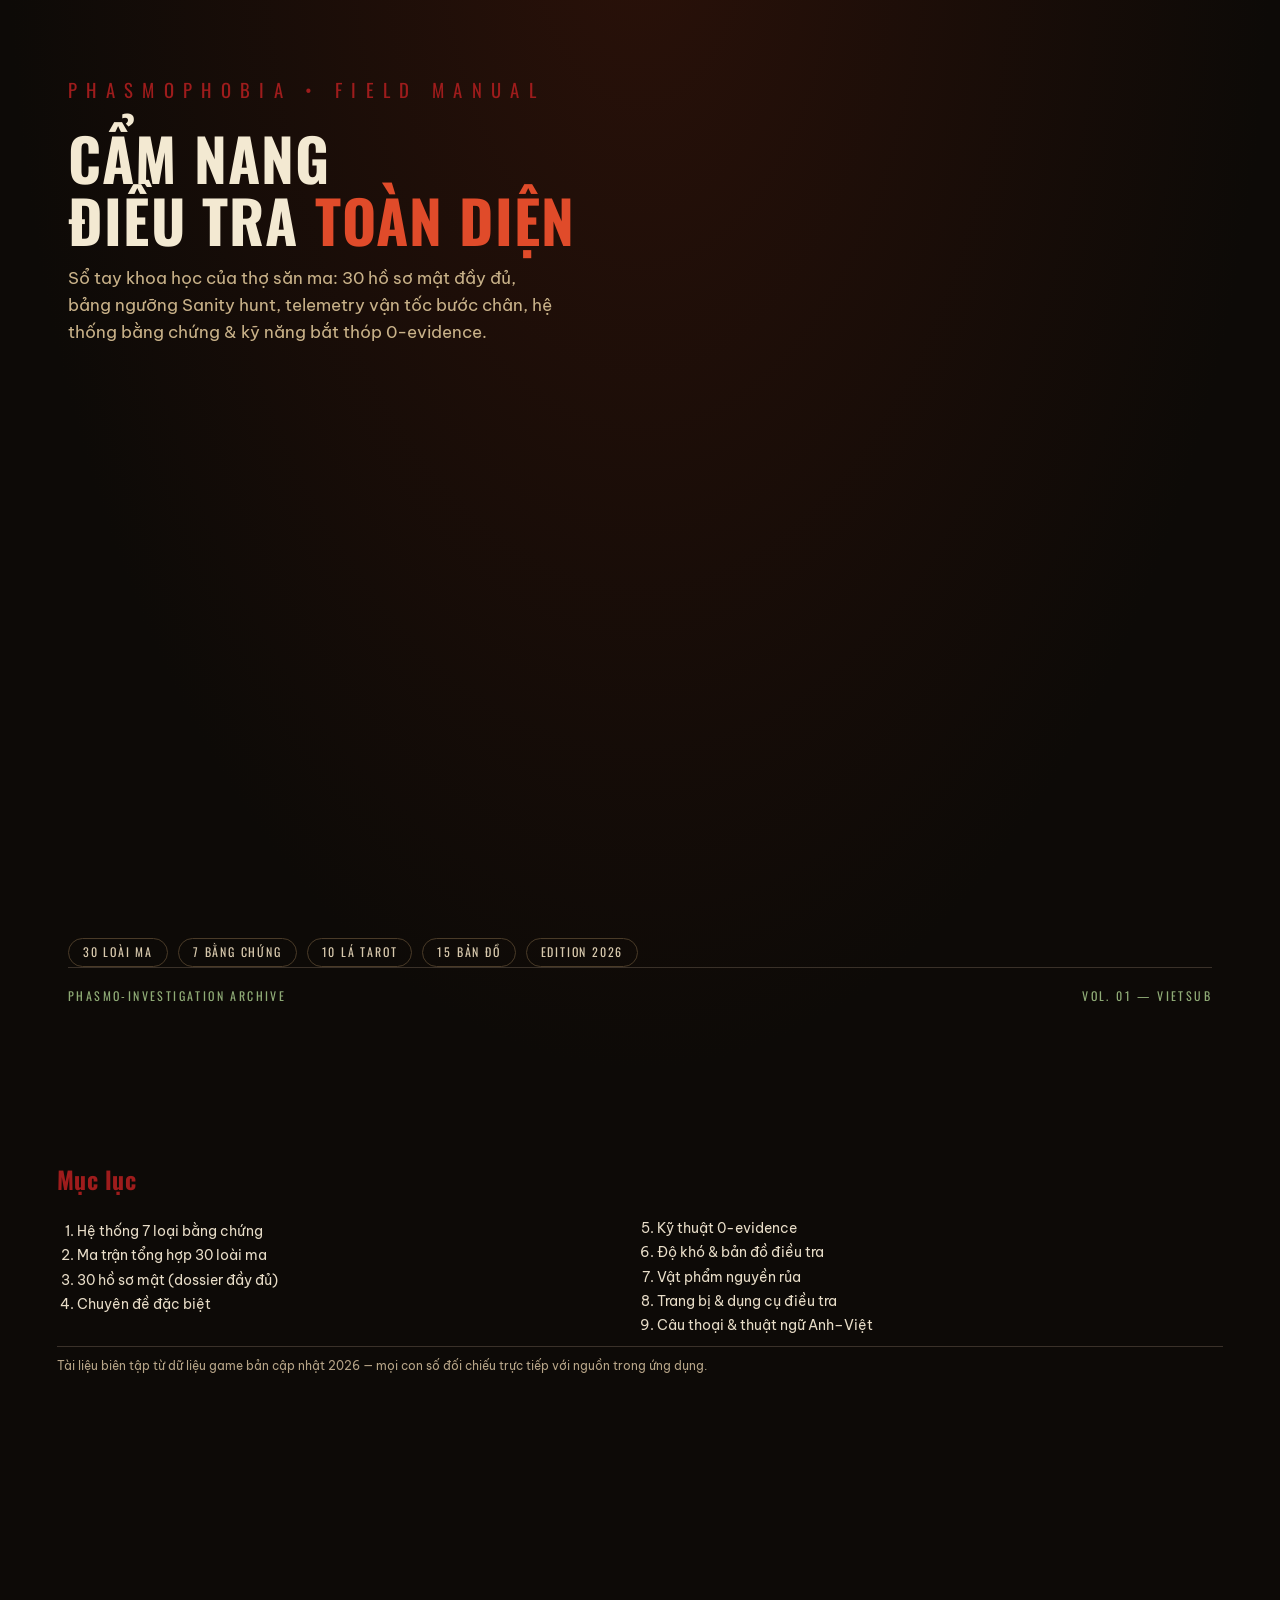
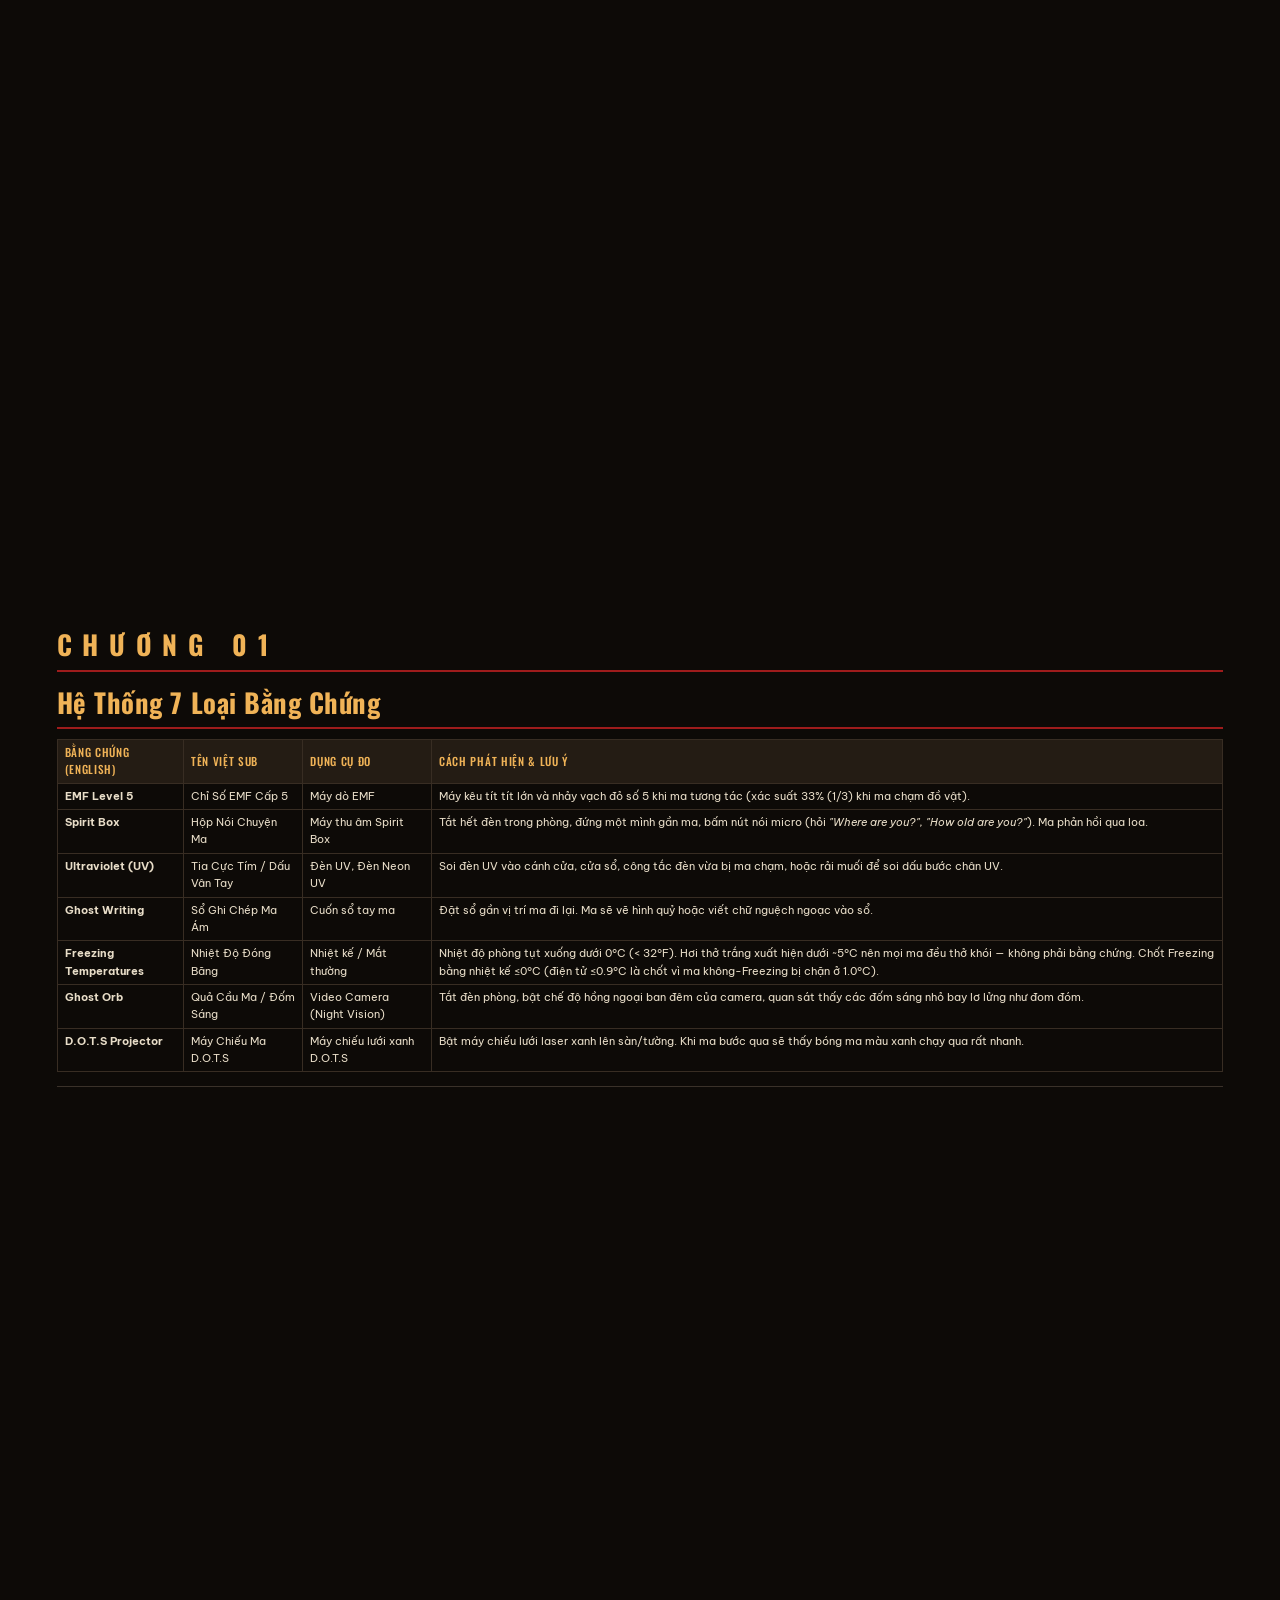
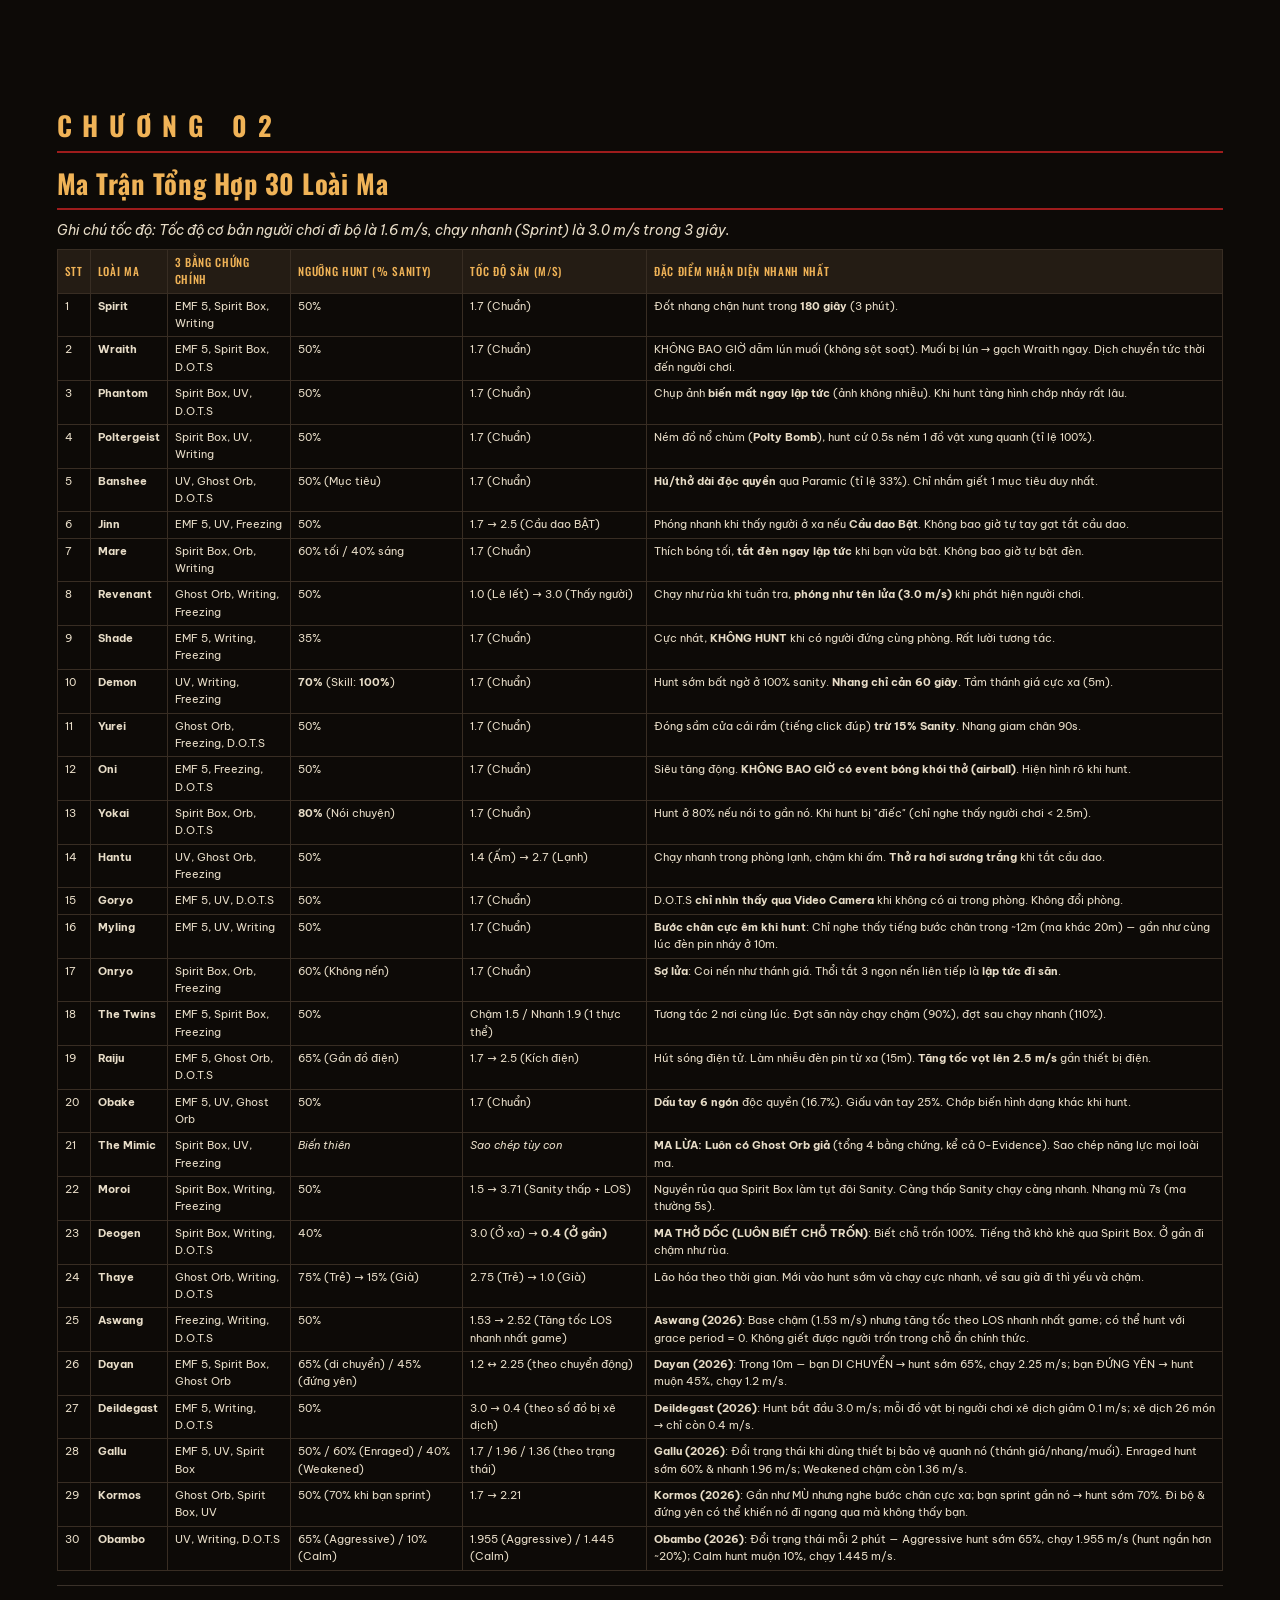
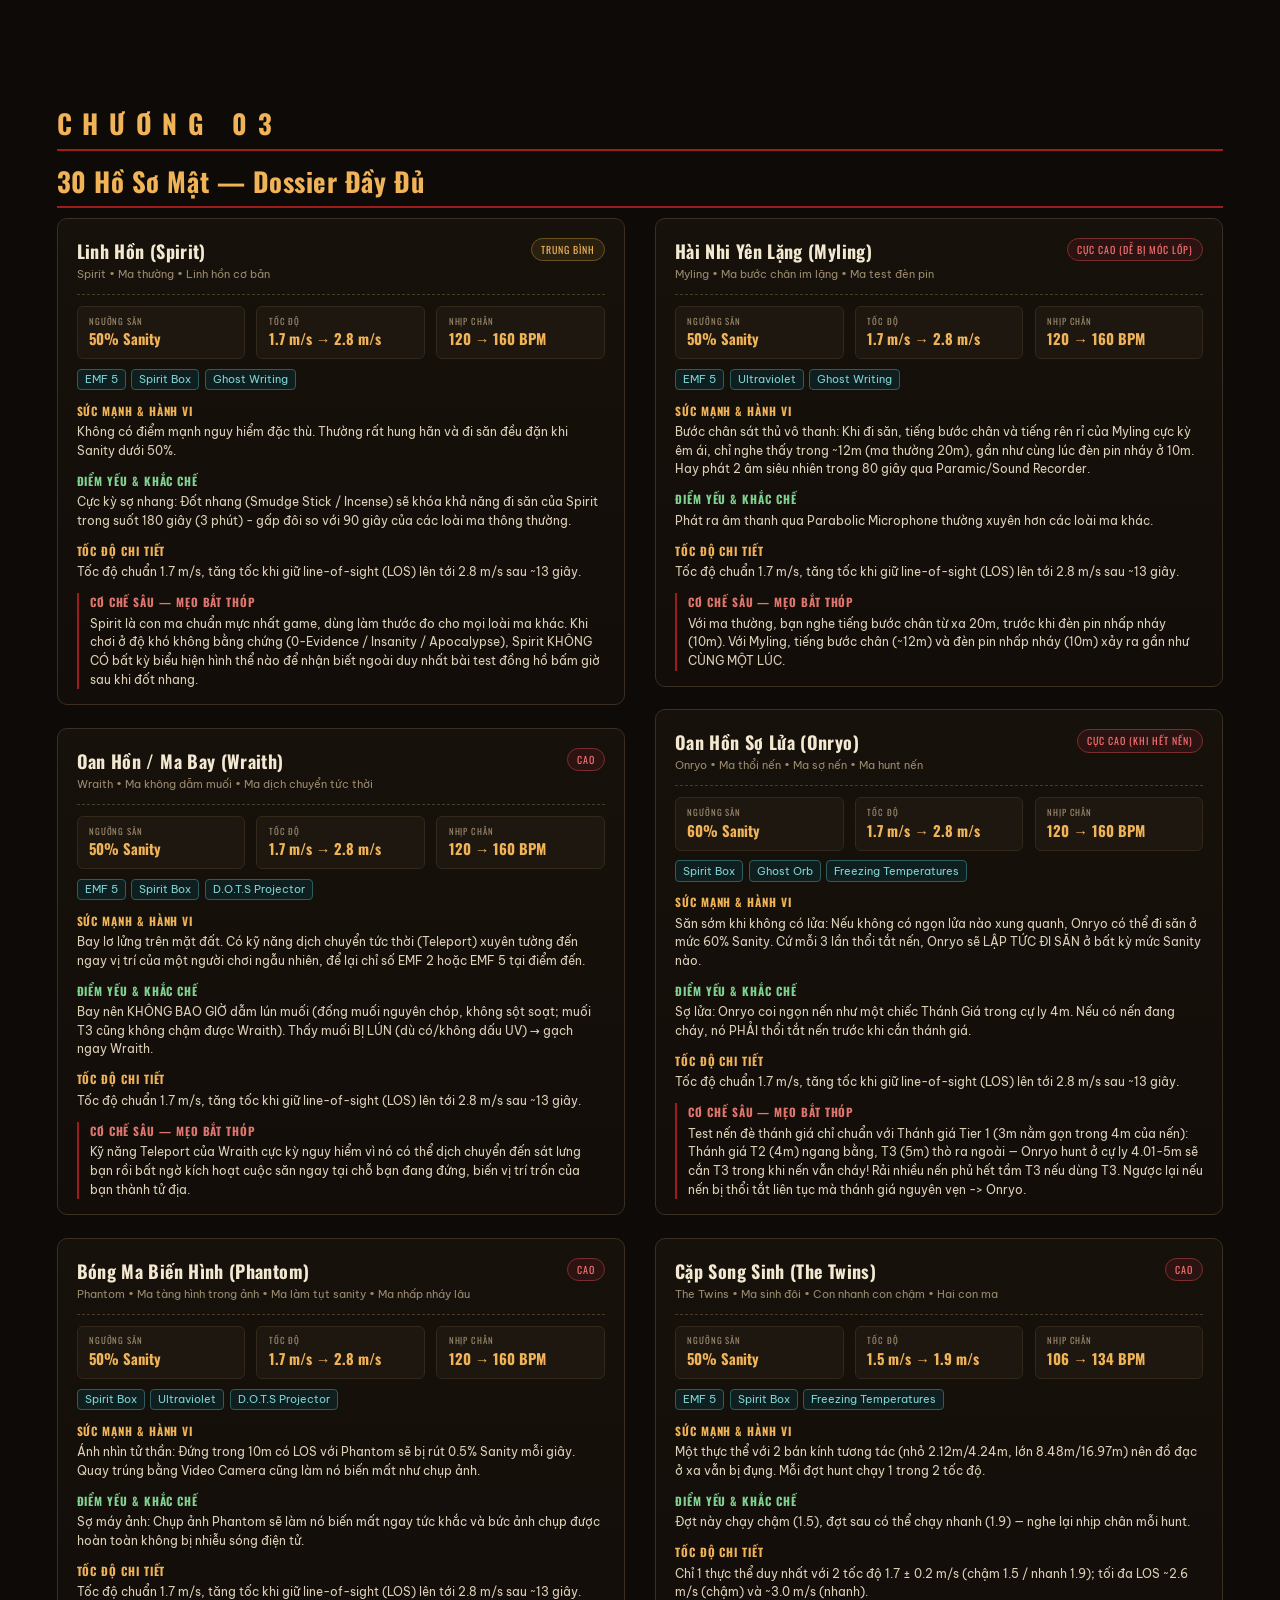
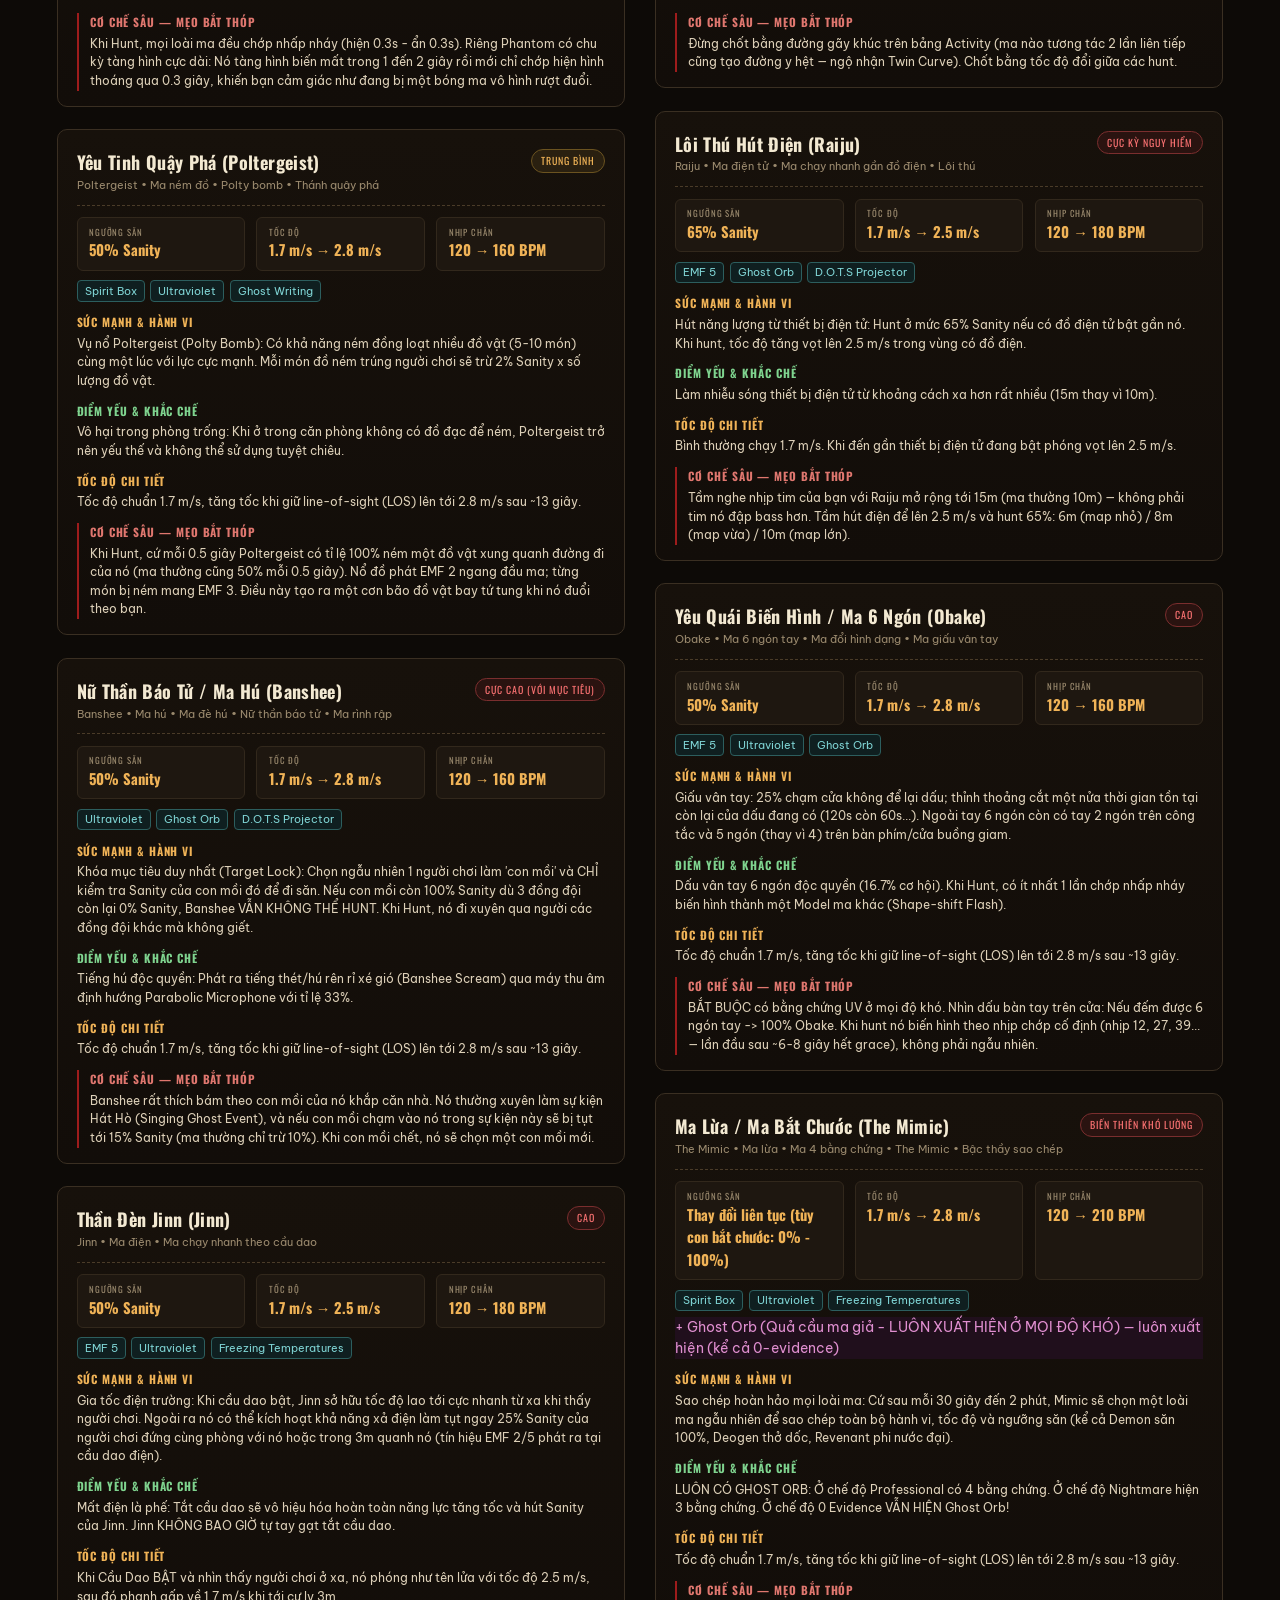
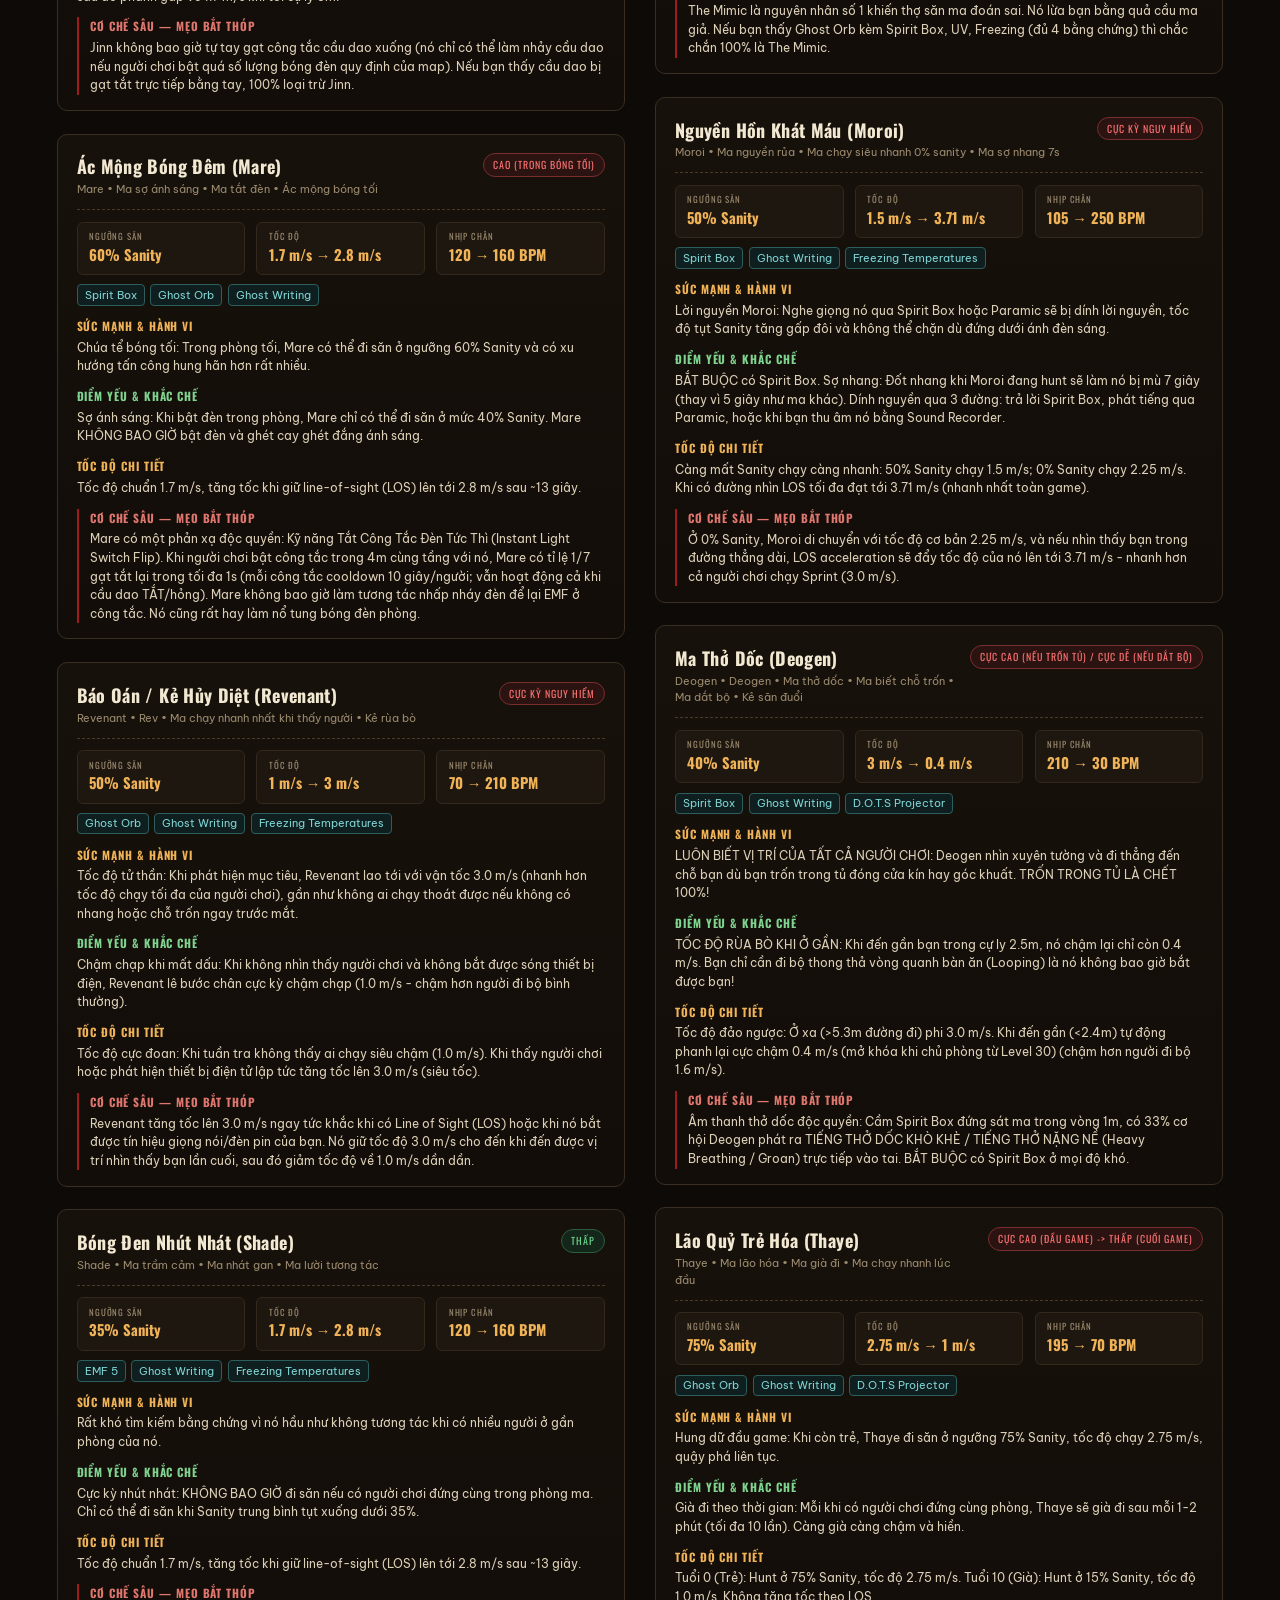
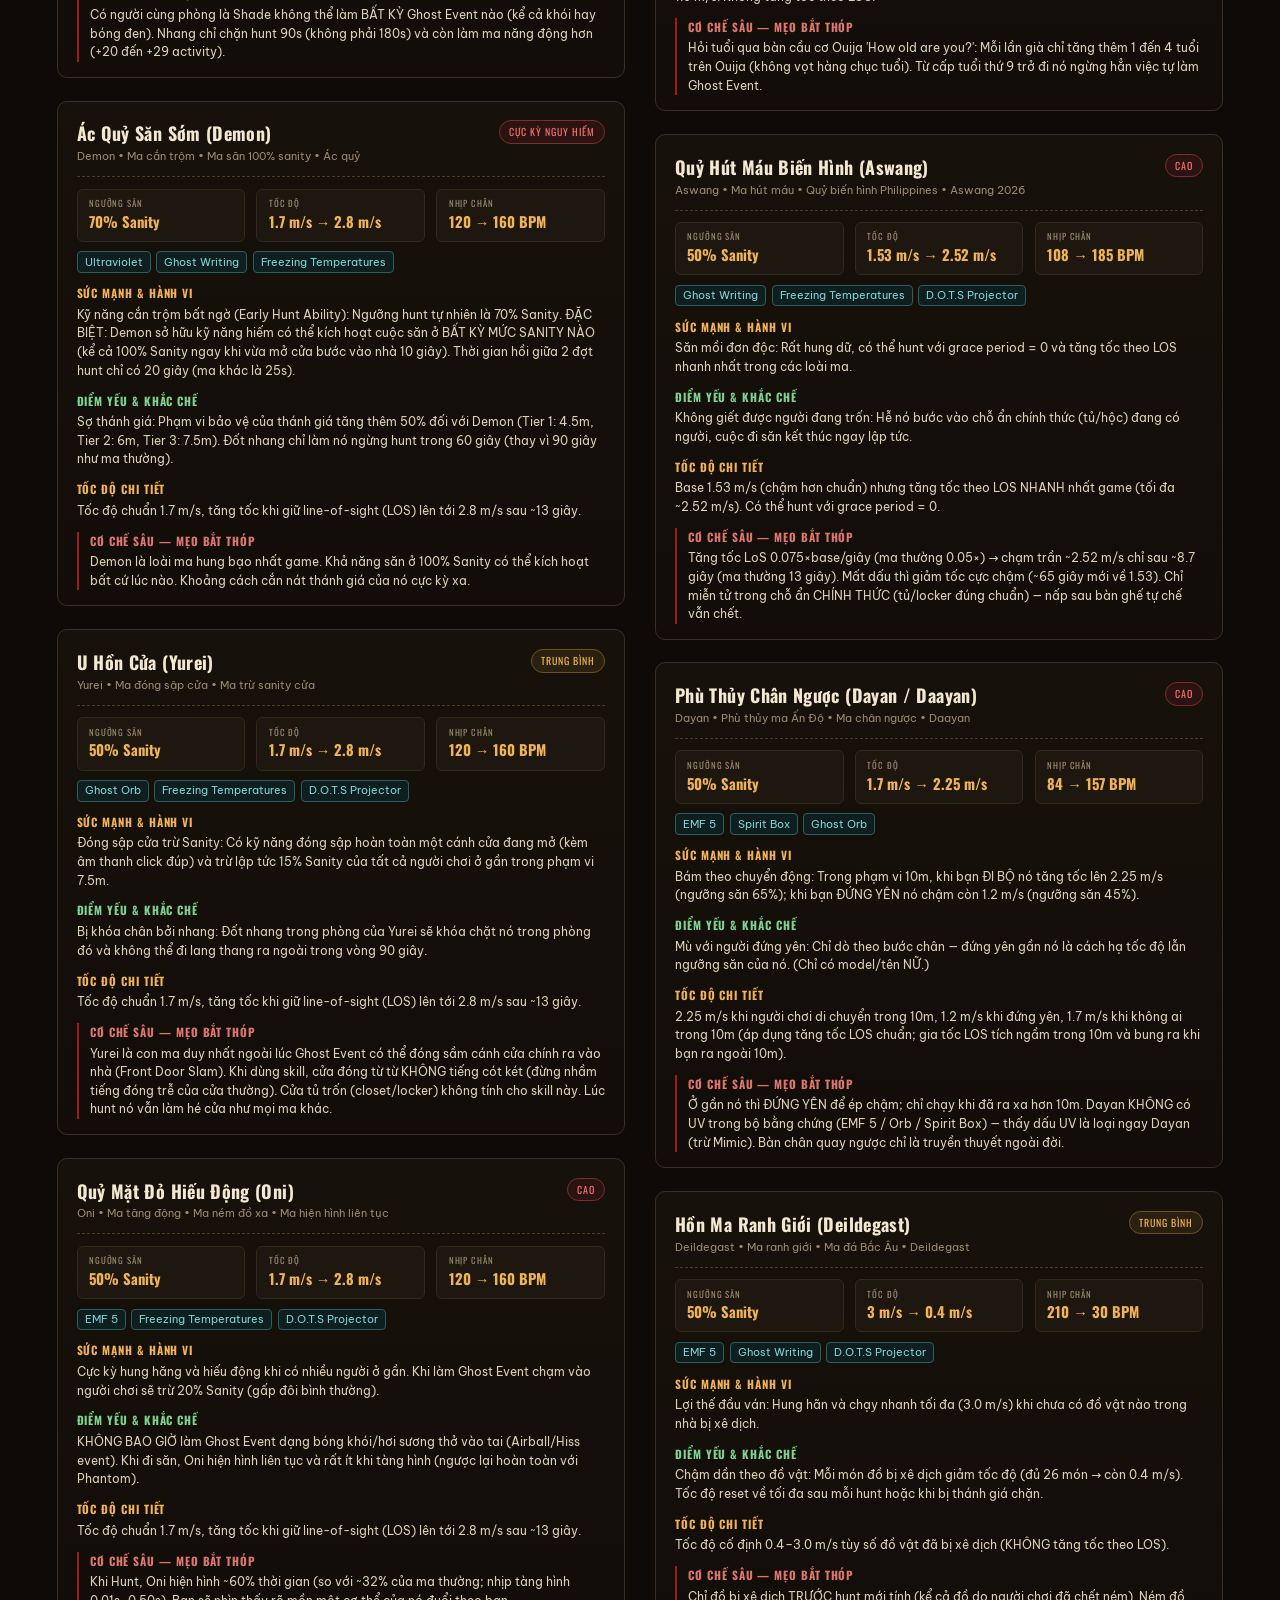
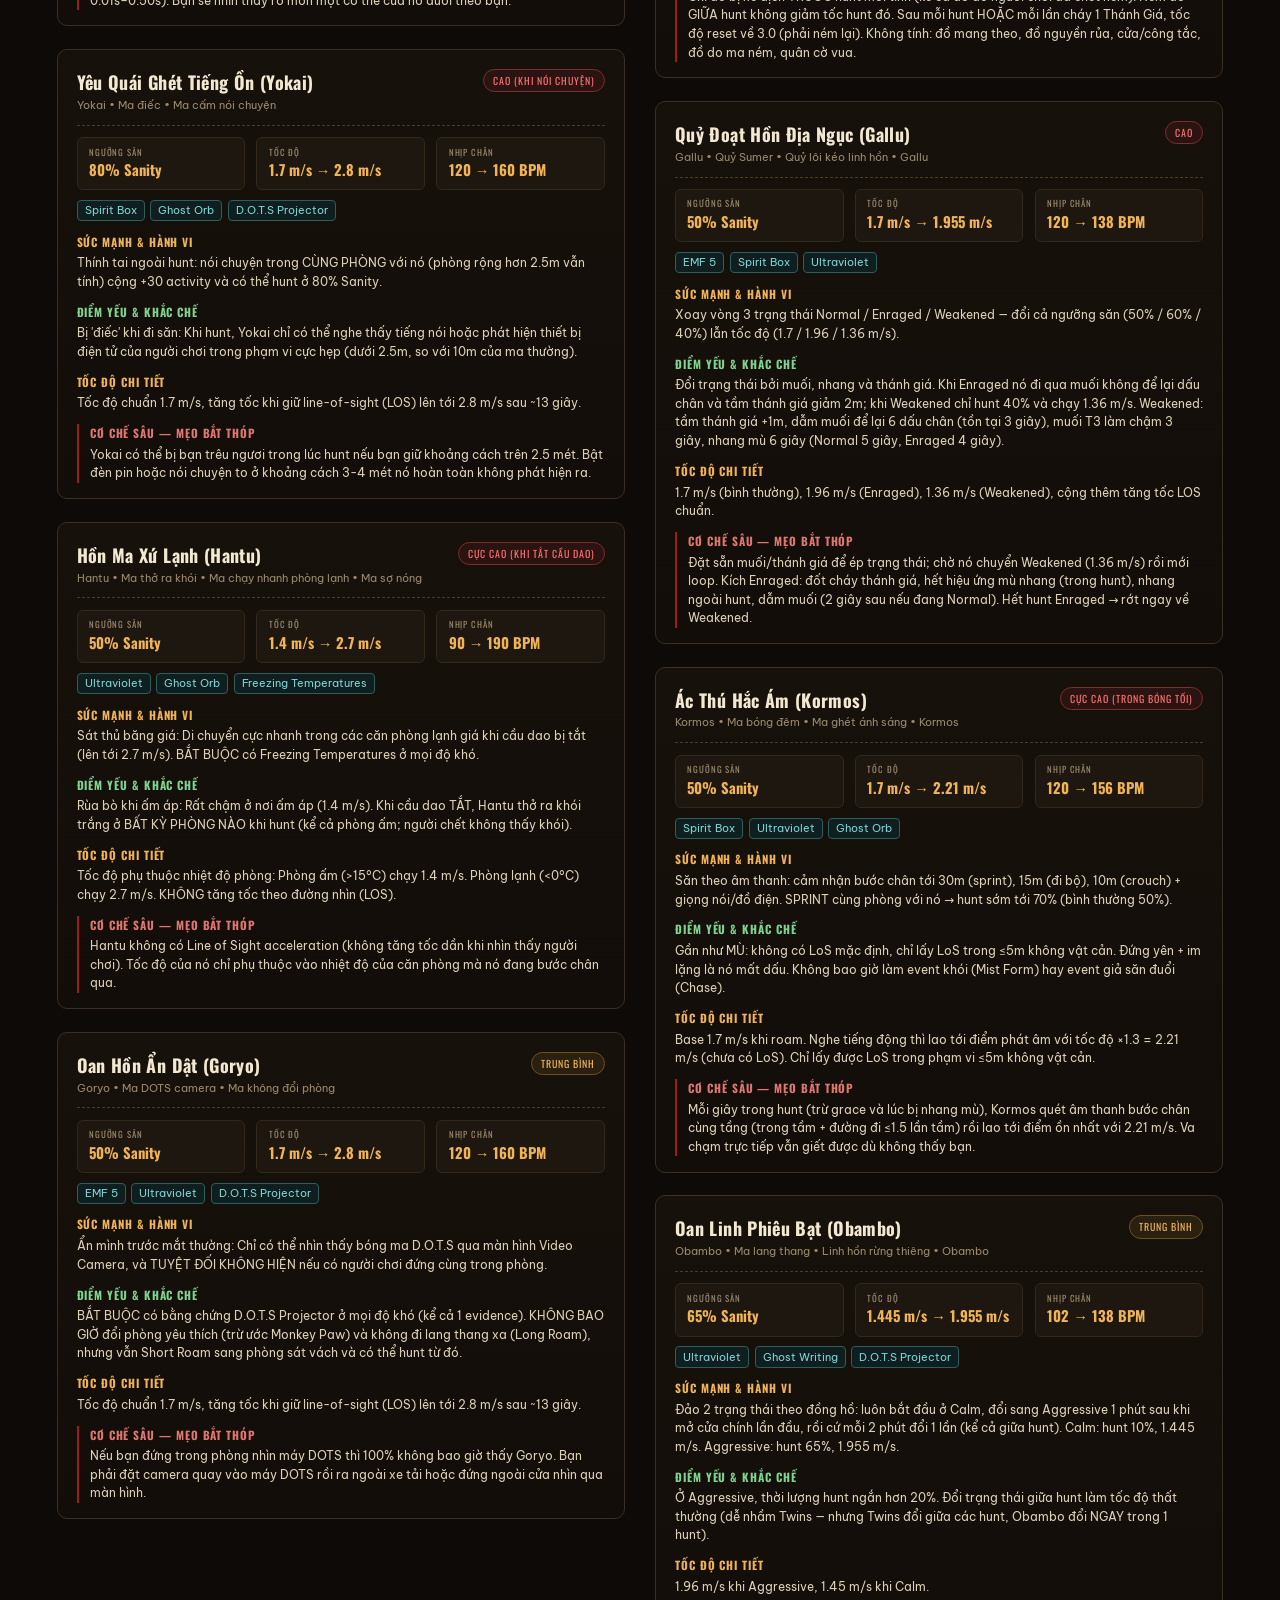
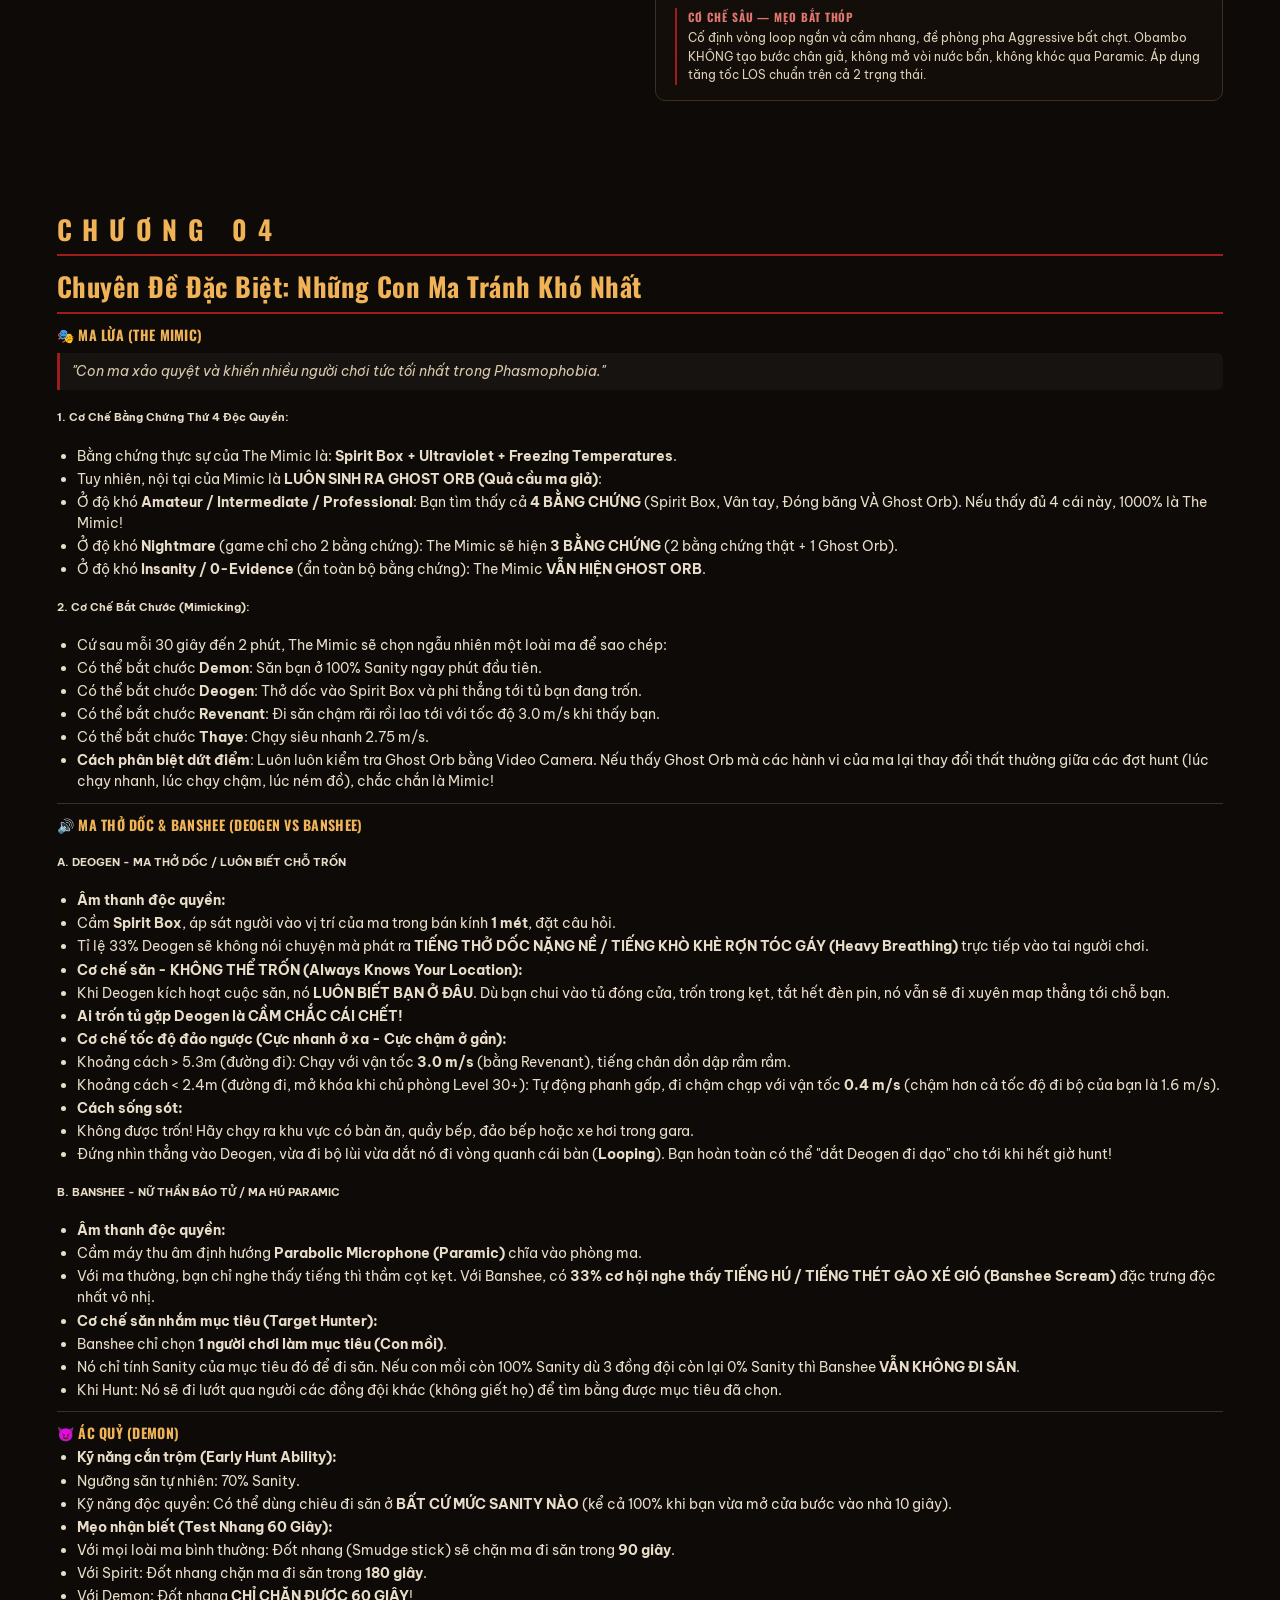
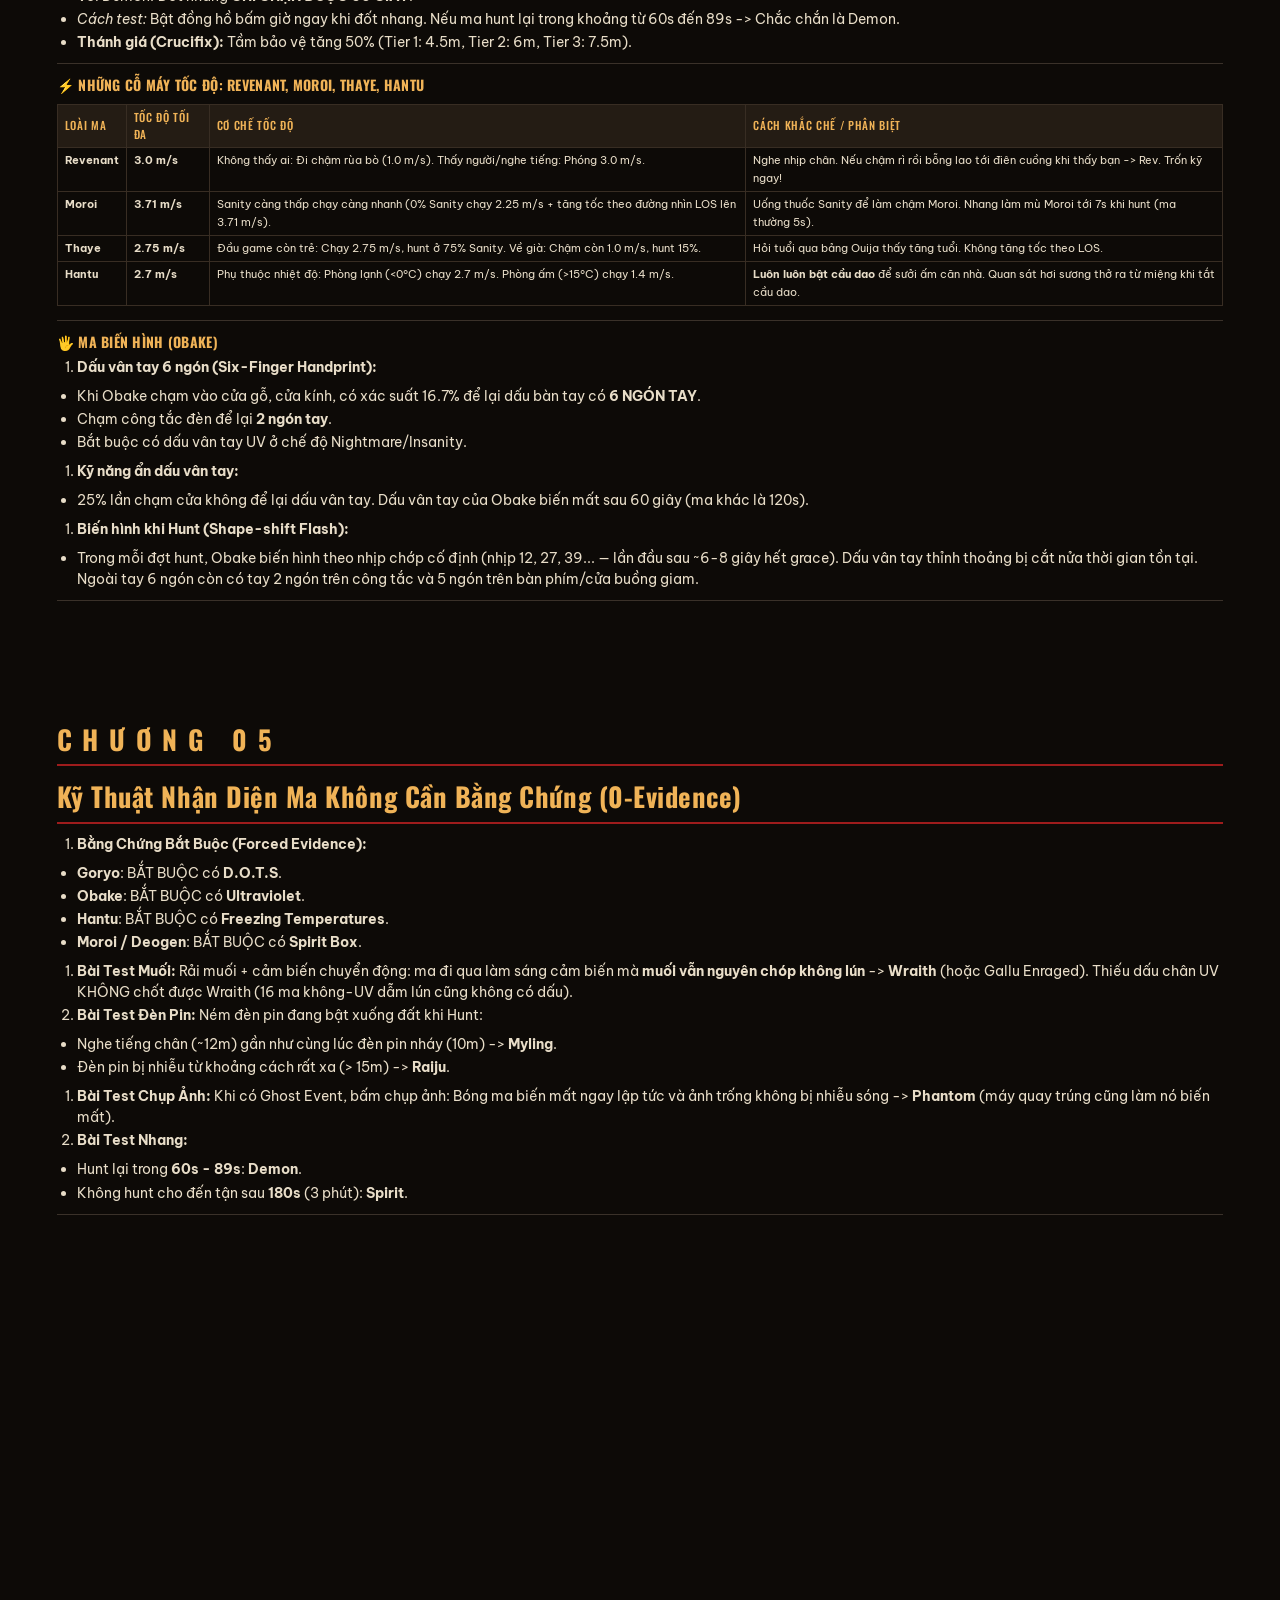
<file: book/sach_cam_nang_phasmo.html>
<!DOCTYPE html>
<html lang="vi"><head><meta charset="utf-8">
<title>Cẩm Nang Điều Tra Toàn Diện Phasmophobia — 2026</title>
<link href="https://fonts.googleapis.com/css2?family=Be+Vietnam+Pro:wght@400;600;800&family=Oswald:wght@500;700&display=swap" rel="stylesheet">
<style>
  @page { size: A4; margin: 0; }
  * { box-sizing: border-box; }
  body { margin: 0; background: #0d0a07; color: #e8ddc8; font-family: "Be Vietnam Pro", system-ui, sans-serif;
         -webkit-print-color-adjust: exact; print-color-adjust: exact; font-size: 10.2pt; line-height: 1.55; }
  .page { min-height: 286mm; padding: 16mm 15mm 12mm; page-break-after: always; }
  .page:last-child { page-break-after: auto; }
  h1, h2, h3, h4 { font-family: Oswald, "Be Vietnam Pro", sans-serif; letter-spacing: .02em; }
  code { font-family: Consolas, monospace; color: #f0b357; font-size: .92em; }
  hr { border: 0; border-top: 1px solid #3a3129; margin: 10px 0; }
  ul, ol { margin: 4px 0 8px; padding-left: 20px; }
  li { margin: 2px 0; }
  blockquote { border-left: 3px solid #9e1c1c; margin: 8px 0; padding: 2px 12px; color: #d8c9ad; background: #171310; border-radius: 0 6px 6px 0; }
  table { width: 100%; border-collapse: collapse; margin: 8px 0 14px; font-size: 8.4pt; }
  th { background: #241c14; color: #f0b357; text-transform: uppercase; font-family: Oswald; font-weight: 500; letter-spacing: .06em; }
  th, td { border: 1px solid #382d23; padding: 4px 7px; text-align: left; }
  td { vertical-align: top; }
  p { margin: 6px 0; }
  .note { font-size: 9pt; color: #b7a588; }
  .cover { display: flex; flex-direction: column; justify-content: space-between;
    background: radial-gradient(ellipse at 50% -10%, #2a1109 0%, #0d0a07 70%); padding: 20mm 18mm; }
  .cover-top { font-family: Oswald; font-size: 14pt; letter-spacing: .5em; color: #9e1c1c; }
  .cover h1 { font-size: 44pt; line-height: 1.05; margin: 6mm 0 4mm; color: #f3e9d2; }
  .cover h1 em { color: #e04b2a; font-style: normal; }
  .cover .sub { font-size: 13pt; color: #c9b289; max-width: 130mm; }
  .cover-meta { font-family: Oswald; display: flex; gap: 10px; flex-wrap: wrap; }
  .cover-meta span { border: 1px solid #4a3b28; border-radius: 999px; padding: 4px 14px; font-size: 9pt; letter-spacing: .15em; color: #d8c9ad; }
  .cover-foot { display: flex; justify-content: space-between; align-items: center; border-top: 1px solid #3a3129; padding-top: 5mm; color: #8fab76; font-family: Oswald; letter-spacing: .2em; font-size: 9pt; }
  .toc h2 { color: #9e1c1c; font-size: 18pt; }
  .toc ol { columns: 2; }
  .toc li { margin: 3px 0; }
  .chapter h2 { font-size: 20pt; color: #f0b357; border-bottom: 2px solid #9e1c1c; padding-bottom: 4px; margin: 2px 0 10px; }
  .ch-num { color: #6b5b46; border: 0; font-size: 11pt; letter-spacing: .4em; margin: 0 0 2px; text-transform: uppercase; }
  .chapter h3 { color: #e8ddc8; font-size: 13pt; margin: 12px 0 4px; }
  .chapter h4 { color: #f0b357; font-size: 10.5pt; margin: 10px 0 2px; }
  .d-grid { column-count: 2; column-gap: 8mm; }
  .dossier { break-inside: avoid; background: linear-gradient(180deg, #17110b, #120d09); border: 1px solid #3a2f22; border-radius: 10px; padding: 5mm 5mm 4mm; margin: 0 0 6mm; }
  .d-head { display: flex; justify-content: space-between; align-items: flex-start; gap: 4mm; border-bottom: 1px dashed #4a3b28; padding-bottom: 3mm; margin-bottom: 3mm; }
  .d-head h3 { margin: 0; font-size: 13.5pt; color: #f3e9d2; }
  .d-en { font-size: 8pt; color: #9b8a6e; }
  .danger { flex-shrink: 0; font-family: Oswald; font-size: 7.5pt; letter-spacing: .1em; border-radius: 999px; padding: 3px 9px; text-transform: uppercase; white-space: nowrap; }
  .d-low { color: #67d38b; background: #14251a; border: 1px solid #2c5e3e; }
  .d-mid { color: #f0b357; background: #2a2010; border: 1px solid #6b5320; }
  .d-high { color: #f87171; background: #2a1310; border: 1px solid #7a2e2e; }
  .d-stats { display: flex; gap: 3mm; }
  .d-stats div { flex: 1; background: #1e1710; border: 1px solid #32281c; border-radius: 6px; padding: 2mm 3mm; font-size: 8pt; }
  .d-stats span { display: block; color: #9b8a6e; text-transform: uppercase; font-size: 6.6pt; font-family: Oswald; letter-spacing: .1em; }
  .d-stats b { font-family: Oswald; font-size: 11pt; color: #f0b357; }
  .d-ev { margin-top: 2.5mm; display: flex; flex-wrap: wrap; gap: 1.5mm; }
  .d-ev span { border: 1px solid #2c5e5e; color: #7fd4d4; background: #0f1f20; border-radius: 4px; padding: 1.5px 7px; font-size: 8pt; }
  .d-ev .fake { border-color: #7a2e6e; color: #e08fd0; background: #200f1c; width: 100%; }
  .d-block { margin-top: 3mm; }
  .d-block h4 { margin: 0 0 1mm; font-size: 8.6pt; text-transform: uppercase; letter-spacing: .08em; color: #f0b357; }
  .d-block p { margin: 0; font-size: 9pt; color: #ddd0b8; }
  .d-block.wk h4 { color: #7fd48f; }
  .d-block.deep { border-left: 2px solid #9e1c1c; padding-left: 3mm; }
  .deep h4 { color: #e0776f; }
  .tool { break-inside: avoid; background: #151009; border: 1px solid #32281c; border-radius: 8px; padding: 3mm 4mm; margin: 4px 0; }
  .tool h3 { margin: 0 0 2px; font-size: 11pt; color: #f0b357; }
  .tool small { font-family: "Be Vietnam Pro"; font-weight: 400; font-size: 8pt; color: #9b8a6e; }
  .tier { font-size: 8.6pt; color: #cbbb9e; padding: 1px 0; }
  .tarot-grid { display: grid; grid-template-columns: repeat(2, 1fr); gap: 3mm; }
  .tarot { display: flex; gap: 3mm; background: #151009; border: 1px solid #3a2f22; border-radius: 8px; padding: 3mm; break-inside: avoid; }
  .tarot img { width: 22mm; height: 30mm; object-fit: cover; border-radius: 5px; }
  .tarot b { font-family: Oswald; color: #f0b357; font-size: 10pt; }
  .tarot span { display: block; font-size: 7.5pt; color: #9b8a6e; }
  .tarot p { margin: 1px 0 0; font-size: 8.4pt; }
</style></head><body>

<section class="page cover">
  <div>
    <div class="cover-top">PHASMOPHOBIA • FIELD MANUAL</div>
    <h1>CẨM NANG<br>ĐIỀU TRA <em>TOÀN DIỆN</em></h1>
    <div class="sub">Sổ tay khoa học của thợ săn ma: 30 hồ sơ mật đầy đủ, bảng ngưỡng Sanity hunt, telemetry vận tốc bước chân, hệ thống bằng chứng &amp; kỹ năng bắt thóp 0-evidence.</div>
  </div>
  <div>
    <div class="cover-meta"><span>30 LOÀI MA</span><span>7 BẰNG CHỨNG</span><span>10 LÁ TAROT</span><span>15 BẢN ĐỒ</span><span>EDITION 2026</span></div>
    <div class="cover-foot"><span>PHASMO-INVESTIGATION ARCHIVE</span><span>VOL. 01 — VIETSUB</span></div>
  </div>
</section>

<section class="page toc">
  <h2>Mục lục</h2>
  <ol>
    <li>Hệ thống 7 loại bằng chứng</li>
    <li>Ma trận tổng hợp 30 loài ma</li>
    <li>30 hồ sơ mật (dossier đầy đủ)</li>
    <li>Chuyên đề đặc biệt</li><li>Kỹ thuật 0-evidence</li><li>Độ khó &amp; bản đồ điều tra</li><li>Vật phẩm nguyền rủa</li><li>Trang bị &amp; dụng cụ điều tra</li><li>Câu thoại &amp; thuật ngữ Anh–Việt</li>
  </ol>
  <hr>
  <p class="note">Tài liệu biên tập từ dữ liệu game bản cập nhật 2026 — mọi con số đối chiếu trực tiếp với nguồn trong ứng dụng.</p>
</section>

<section class="page chapter"><h2 class="ch-num">CHƯƠNG 01</h2><h2>Hệ Thống 7 Loại Bằng Chứng</h2><table><thead><tr><th>Bằng Chứng (English)</th><th>Tên Việt Sub</th><th>Dụng Cụ Đo</th><th>Cách Phát Hiện &amp; Lưu Ý</th></tr></thead><tbody><tr><td><strong>EMF Level 5</strong></td><td>Chỉ Số EMF Cấp 5</td><td>Máy dò EMF</td><td>Máy kêu tít tít lớn và nhảy vạch đỏ số 5 khi ma tương tác (xác suất 33% (1/3) khi ma chạm đồ vật).</td></tr><tr><td><strong>Spirit Box</strong></td><td>Hộp Nói Chuyện Ma</td><td>Máy thu âm Spirit Box</td><td>Tắt hết đèn trong phòng, đứng một mình gần ma, bấm nút nói micro (hỏi <em>"Where are you?", "How old are you?"</em>). Ma phản hồi qua loa.</td></tr><tr><td><strong>Ultraviolet (UV)</strong></td><td>Tia Cực Tím / Dấu Vân Tay</td><td>Đèn UV, Đèn Neon UV</td><td>Soi đèn UV vào cánh cửa, cửa sổ, công tắc đèn vừa bị ma chạm, hoặc rải muối để soi dấu bước chân UV.</td></tr><tr><td><strong>Ghost Writing</strong></td><td>Sổ Ghi Chép Ma Ám</td><td>Cuốn sổ tay ma</td><td>Đặt sổ gần vị trí ma đi lại. Ma sẽ vẽ hình quỷ hoặc viết chữ nguệch ngoạc vào sổ.</td></tr><tr><td><strong>Freezing Temperatures</strong></td><td>Nhiệt Độ Đóng Băng</td><td>Nhiệt kế / Mắt thường</td><td>Nhiệt độ phòng tụt xuống dưới 0°C (&lt; 32°F). Hơi thở trắng xuất hiện dưới ~5°C nên mọi ma đều thở khói — không phải bằng chứng. Chốt Freezing bằng nhiệt kế ≤0°C (điện tử ≤0.9°C là chốt vì ma không-Freezing bị chặn ở 1.0°C).</td></tr><tr><td><strong>Ghost Orb</strong></td><td>Quả Cầu Ma / Đốm Sáng</td><td>Video Camera (Night Vision)</td><td>Tắt đèn phòng, bật chế độ hồng ngoại ban đêm của camera, quan sát thấy các đốm sáng nhỏ bay lơ lửng như đom đóm.</td></tr><tr><td><strong>D.O.T.S Projector</strong></td><td>Máy Chiếu Ma D.O.T.S</td><td>Máy chiếu lưới xanh D.O.T.S</td><td>Bật máy chiếu lưới laser xanh lên sàn/tường. Khi ma bước qua sẽ thấy bóng ma màu xanh chạy qua rất nhanh.</td></tr></tbody></table><hr></section>
<section class="page chapter"><h2 class="ch-num">CHƯƠNG 02</h2><h2>Ma Trận Tổng Hợp 30 Loài Ma</h2><p><em>Ghi chú tốc độ: Tốc độ cơ bản người chơi đi bộ là 1.6 m/s, chạy nhanh (Sprint) là 3.0 m/s trong 3 giây.</em></p><table><thead><tr><th>STT</th><th>Loài Ma</th><th>3 Bằng Chứng Chính</th><th>Ngưỡng Hunt (% Sanity)</th><th>Tốc Độ Săn (m/s)</th><th>Đặc Điểm Nhận Diện Nhanh Nhất</th></tr></thead><tbody><tr><td>1</td><td><strong>Spirit</strong></td><td>EMF 5, Spirit Box, Writing</td><td>50%</td><td>1.7 (Chuẩn)</td><td>Đốt nhang chặn hunt trong <strong>180 giây</strong> (3 phút).</td></tr><tr><td>2</td><td><strong>Wraith</strong></td><td>EMF 5, Spirit Box, D.O.T.S</td><td>50%</td><td>1.7 (Chuẩn)</td><td>KHÔNG BAO GIỜ dẫm lún muối (không sột soạt). Muối bị lún → gạch Wraith ngay. Dịch chuyển tức thời đến người chơi.</td></tr><tr><td>3</td><td><strong>Phantom</strong></td><td>Spirit Box, UV, D.O.T.S</td><td>50%</td><td>1.7 (Chuẩn)</td><td>Chụp ảnh <strong>biến mất ngay lập tức</strong> (ảnh không nhiễu). Khi hunt tàng hình chớp nháy rất lâu.</td></tr><tr><td>4</td><td><strong>Poltergeist</strong></td><td>Spirit Box, UV, Writing</td><td>50%</td><td>1.7 (Chuẩn)</td><td>Ném đồ nổ chùm (<strong>Polty Bomb</strong>), hunt cứ 0.5s ném 1 đồ vật xung quanh (tỉ lệ 100%).</td></tr><tr><td>5</td><td><strong>Banshee</strong></td><td>UV, Ghost Orb, D.O.T.S</td><td>50% (Mục tiêu)</td><td>1.7 (Chuẩn)</td><td><strong>Hú/thở dài độc quyền</strong> qua Paramic (tỉ lệ 33%). Chỉ nhắm giết 1 mục tiêu duy nhất.</td></tr><tr><td>6</td><td><strong>Jinn</strong></td><td>EMF 5, UV, Freezing</td><td>50%</td><td>1.7 → 2.5 (Cầu dao BẬT)</td><td>Phóng nhanh khi thấy người ở xa nếu <strong>Cầu dao Bật</strong>. Không bao giờ tự tay gạt tắt cầu dao.</td></tr><tr><td>7</td><td><strong>Mare</strong></td><td>Spirit Box, Orb, Writing</td><td>60% tối / 40% sáng</td><td>1.7 (Chuẩn)</td><td>Thích bóng tối, <strong>tắt đèn ngay lập tức</strong> khi bạn vừa bật. Không bao giờ tự bật đèn.</td></tr><tr><td>8</td><td><strong>Revenant</strong></td><td>Ghost Orb, Writing, Freezing</td><td>50%</td><td>1.0 (Lê lết) → 3.0 (Thấy người)</td><td>Chạy như rùa khi tuần tra, <strong>phóng như tên lửa (3.0 m/s)</strong> khi phát hiện người chơi.</td></tr><tr><td>9</td><td><strong>Shade</strong></td><td>EMF 5, Writing, Freezing</td><td>35%</td><td>1.7 (Chuẩn)</td><td>Cực nhát, <strong>KHÔNG HUNT</strong> khi có người đứng cùng phòng. Rất lười tương tác.</td></tr><tr><td>10</td><td><strong>Demon</strong></td><td>UV, Writing, Freezing</td><td><strong>70%</strong> (Skill: <strong>100%</strong>)</td><td>1.7 (Chuẩn)</td><td>Hunt sớm bất ngờ ở 100% sanity. <strong>Nhang chỉ cản 60 giây</strong>. Tầm thánh giá cực xa (5m).</td></tr><tr><td>11</td><td><strong>Yurei</strong></td><td>Ghost Orb, Freezing, D.O.T.S</td><td>50%</td><td>1.7 (Chuẩn)</td><td>Đóng sầm cửa cái rầm (tiếng click đúp) <strong>trừ 15% Sanity</strong>. Nhang giam chân 90s.</td></tr><tr><td>12</td><td><strong>Oni</strong></td><td>EMF 5, Freezing, D.O.T.S</td><td>50%</td><td>1.7 (Chuẩn)</td><td>Siêu tăng động. <strong>KHÔNG BAO GIỜ có event bóng khói thở (airball)</strong>. Hiện hình rõ khi hunt.</td></tr><tr><td>13</td><td><strong>Yokai</strong></td><td>Spirit Box, Orb, D.O.T.S</td><td><strong>80%</strong> (Nói chuyện)</td><td>1.7 (Chuẩn)</td><td>Hunt ở 80% nếu nói to gần nó. Khi hunt bị "điếc" (chỉ nghe thấy người chơi &lt; 2.5m).</td></tr><tr><td>14</td><td><strong>Hantu</strong></td><td>UV, Ghost Orb, Freezing</td><td>50%</td><td>1.4 (Ấm) → 2.7 (Lạnh)</td><td>Chạy nhanh trong phòng lạnh, chậm khi ấm. <strong>Thở ra hơi sương trắng</strong> khi tắt cầu dao.</td></tr><tr><td>15</td><td><strong>Goryo</strong></td><td>EMF 5, UV, D.O.T.S</td><td>50%</td><td>1.7 (Chuẩn)</td><td>D.O.T.S <strong>chỉ nhìn thấy qua Video Camera</strong> khi không có ai trong phòng. Không đổi phòng.</td></tr><tr><td>16</td><td><strong>Myling</strong></td><td>EMF 5, UV, Writing</td><td>50%</td><td>1.7 (Chuẩn)</td><td><strong>Bước chân cực êm khi hunt</strong>: Chỉ nghe thấy tiếng bước chân trong ~12m (ma khác 20m) — gần như cùng lúc đèn pin nháy ở 10m.</td></tr><tr><td>17</td><td><strong>Onryo</strong></td><td>Spirit Box, Orb, Freezing</td><td>60% (Không nến)</td><td>1.7 (Chuẩn)</td><td><strong>Sợ lửa</strong>: Coi nến như thánh giá. Thổi tắt 3 ngọn nến liên tiếp là <strong>lập tức đi săn</strong>.</td></tr><tr><td>18</td><td><strong>The Twins</strong></td><td>EMF 5, Spirit Box, Freezing</td><td>50%</td><td>Chậm 1.5 / Nhanh 1.9 (1 thực thể)</td><td>Tương tác 2 nơi cùng lúc. Đợt săn này chạy chậm (90%), đợt sau chạy nhanh (110%).</td></tr><tr><td>19</td><td><strong>Raiju</strong></td><td>EMF 5, Ghost Orb, D.O.T.S</td><td>65% (Gần đồ điện)</td><td>1.7 → 2.5 (Kích điện)</td><td>Hút sóng điện tử. Làm nhiễu đèn pin từ xa (15m). <strong>Tăng tốc vọt lên 2.5 m/s</strong> gần thiết bị điện.</td></tr><tr><td>20</td><td><strong>Obake</strong></td><td>EMF 5, UV, Ghost Orb</td><td>50%</td><td>1.7 (Chuẩn)</td><td><strong>Dấu tay 6 ngón</strong> độc quyền (16.7%). Giấu vân tay 25%. Chớp biến hình dạng khác khi hunt.</td></tr><tr><td>21</td><td><strong>The Mimic</strong></td><td>Spirit Box, UV, Freezing</td><td><em>Biến thiên</em></td><td><em>Sao chép tùy con</em></td><td><strong>MA LỪA: Luôn có Ghost Orb giả</strong> (tổng 4 bằng chứng, kể cả 0-Evidence). Sao chép năng lực mọi loài ma.</td></tr><tr><td>22</td><td><strong>Moroi</strong></td><td>Spirit Box, Writing, Freezing</td><td>50%</td><td>1.5 → 3.71 (Sanity thấp + LOS)</td><td>Nguyền rủa qua Spirit Box làm tụt đôi Sanity. Càng thấp Sanity chạy càng nhanh. Nhang mù 7s (ma thường 5s).</td></tr><tr><td>23</td><td><strong>Deogen</strong></td><td>Spirit Box, Writing, D.O.T.S</td><td>40%</td><td>3.0 (Ở xa) → <strong>0.4 (Ở gần)</strong></td><td><strong>MA THỞ DỐC (LUÔN BIẾT CHỖ TRỐN)</strong>: Biết chỗ trốn 100%. Tiếng thở khò khè qua Spirit Box. Ở gần đi chậm như rùa.</td></tr><tr><td>24</td><td><strong>Thaye</strong></td><td>Ghost Orb, Writing, D.O.T.S</td><td>75% (Trẻ) → 15% (Già)</td><td>2.75 (Trẻ) → 1.0 (Già)</td><td>Lão hóa theo thời gian. Mới vào hunt sớm và chạy cực nhanh, về sau già đi thì yếu và chậm.</td></tr><tr><td>25</td><td><strong>Aswang</strong></td><td>Freezing, Writing, D.O.T.S</td><td>50%</td><td>1.53 → 2.52 (Tăng tốc LOS nhanh nhất game)</td><td><strong>Aswang (2026)</strong>: Base chậm (1.53 m/s) nhưng tăng tốc theo LOS nhanh nhất game; có thể hunt với grace period = 0. Không giết được người trốn trong chỗ ẩn chính thức.</td></tr><tr><td>26</td><td><strong>Dayan</strong></td><td>EMF 5, Spirit Box, Ghost Orb</td><td>65% (di chuyển) / 45% (đứng yên)</td><td>1.2 ↔ 2.25 (theo chuyển động)</td><td><strong>Dayan (2026)</strong>: Trong 10m — bạn DI CHUYỂN → hunt sớm 65%, chạy 2.25 m/s; bạn ĐỨNG YÊN → hunt muộn 45%, chạy 1.2 m/s.</td></tr><tr><td>27</td><td><strong>Deildegast</strong></td><td>EMF 5, Writing, D.O.T.S</td><td>50%</td><td>3.0 → 0.4 (theo số đồ bị xê dịch)</td><td><strong>Deildegast (2026)</strong>: Hunt bắt đầu 3.0 m/s; mỗi đồ vật bị người chơi xê dịch giảm 0.1 m/s; xê dịch 26 món → chỉ còn 0.4 m/s.</td></tr><tr><td>28</td><td><strong>Gallu</strong></td><td>EMF 5, UV, Spirit Box</td><td>50% / 60% (Enraged) / 40% (Weakened)</td><td>1.7 / 1.96 / 1.36 (theo trạng thái)</td><td><strong>Gallu (2026)</strong>: Đổi trạng thái khi dùng thiết bị bảo vệ quanh nó (thánh giá/nhang/muối). Enraged hunt sớm 60% &amp; nhanh 1.96 m/s; Weakened chậm còn 1.36 m/s.</td></tr><tr><td>29</td><td><strong>Kormos</strong></td><td>Ghost Orb, Spirit Box, UV</td><td>50% (70% khi bạn sprint)</td><td>1.7 → 2.21</td><td><strong>Kormos (2026)</strong>: Gần như MÙ nhưng nghe bước chân cực xa; bạn sprint gần nó → hunt sớm 70%. Đi bộ &amp; đứng yên có thể khiến nó đi ngang qua mà không thấy bạn.</td></tr><tr><td>30</td><td><strong>Obambo</strong></td><td>UV, Writing, D.O.T.S</td><td>65% (Aggressive) / 10% (Calm)</td><td>1.955 (Aggressive) / 1.445 (Calm)</td><td><strong>Obambo (2026)</strong>: Đổi trạng thái mỗi 2 phút — Aggressive hunt sớm 65%, chạy 1.955 m/s (hunt ngắn hơn ~20%); Calm hunt muộn 10%, chạy 1.445 m/s.</td></tr></tbody></table><hr></section>
<section class="page chapter"><h2 class="ch-num">CHƯƠNG 03</h2><h2>30 Hồ Sơ Mật — Dossier Đầy Đủ</h2>
  <div class="d-grid"><article class="dossier">
    <div class="d-head">
      <div><h3>Linh Hồn (Spirit)</h3><div class="d-en">Spirit • Ma thường • Linh hồn cơ bản</div></div>
      <span class="danger d-mid">Trung Bình</span>
    </div>
    <div class="d-stats">
      <div><span>Ngưỡng săn</span><b>50% Sanity</b></div>
      <div><span>Tốc độ</span><b>1.7 m/s → 2.8 m/s</b></div>
      <div><span>Nhịp chân</span><b>120 → 160 BPM</b></div>
    </div>
    <div class="d-ev"><span>EMF 5</span><span>Spirit Box</span><span>Ghost Writing</span></div>
    <div class="d-block"><h4>Sức mạnh &amp; hành vi</h4><p>Không có điểm mạnh nguy hiểm đặc thù. Thường rất hung hãn và đi săn đều đặn khi Sanity dưới 50%.</p></div>
    <div class="d-block wk"><h4>Điểm yếu &amp; khắc chế</h4><p>Cực kỳ sợ nhang: Đốt nhang (Smudge Stick / Incense) sẽ khóa khả năng đi săn của Spirit trong suốt 180 giây (3 phút) - gấp đôi so với 90 giây của các loài ma thông thường.</p></div>
    <div class="d-block"><h4>Tốc độ chi tiết</h4><p>Tốc độ chuẩn 1.7 m/s, tăng tốc khi giữ line-of-sight (LOS) lên tới 2.8 m/s sau ~13 giây.</p></div>
    <div class="d-block deep"><h4>Cơ chế sâu — mẹo bắt thóp</h4><p>Spirit là con ma chuẩn mực nhất game, dùng làm thước đo cho mọi loài ma khác. Khi chơi ở độ khó không bằng chứng (0-Evidence / Insanity / Apocalypse), Spirit KHÔNG CÓ bất kỳ biểu hiện hình thể nào để nhận biết ngoài duy nhất bài test đồng hồ bấm giờ sau khi đốt nhang.</p></div>
  </article><article class="dossier">
    <div class="d-head">
      <div><h3>Oan Hồn / Ma Bay (Wraith)</h3><div class="d-en">Wraith • Ma không dẫm muối • Ma dịch chuyển tức thời</div></div>
      <span class="danger d-high">Cao</span>
    </div>
    <div class="d-stats">
      <div><span>Ngưỡng săn</span><b>50% Sanity</b></div>
      <div><span>Tốc độ</span><b>1.7 m/s → 2.8 m/s</b></div>
      <div><span>Nhịp chân</span><b>120 → 160 BPM</b></div>
    </div>
    <div class="d-ev"><span>EMF 5</span><span>Spirit Box</span><span>D.O.T.S Projector</span></div>
    <div class="d-block"><h4>Sức mạnh &amp; hành vi</h4><p>Bay lơ lửng trên mặt đất. Có kỹ năng dịch chuyển tức thời (Teleport) xuyên tường đến ngay vị trí của một người chơi ngẫu nhiên, để lại chỉ số EMF 2 hoặc EMF 5 tại điểm đến.</p></div>
    <div class="d-block wk"><h4>Điểm yếu &amp; khắc chế</h4><p>Bay nên KHÔNG BAO GIỜ dẫm lún muối (đống muối nguyên chóp, không sột soạt; muối T3 cũng không chậm được Wraith). Thấy muối BỊ LÚN (dù có/không dấu UV) → gạch ngay Wraith.</p></div>
    <div class="d-block"><h4>Tốc độ chi tiết</h4><p>Tốc độ chuẩn 1.7 m/s, tăng tốc khi giữ line-of-sight (LOS) lên tới 2.8 m/s sau ~13 giây.</p></div>
    <div class="d-block deep"><h4>Cơ chế sâu — mẹo bắt thóp</h4><p>Kỹ năng Teleport của Wraith cực kỳ nguy hiểm vì nó có thể dịch chuyển đến sát lưng bạn rồi bất ngờ kích hoạt cuộc săn ngay tại chỗ bạn đang đứng, biến vị trí trốn của bạn thành tử địa.</p></div>
  </article><article class="dossier">
    <div class="d-head">
      <div><h3>Bóng Ma Biến Hình (Phantom)</h3><div class="d-en">Phantom • Ma tàng hình trong ảnh • Ma làm tụt sanity • Ma nhấp nháy lâu</div></div>
      <span class="danger d-high">Cao</span>
    </div>
    <div class="d-stats">
      <div><span>Ngưỡng săn</span><b>50% Sanity</b></div>
      <div><span>Tốc độ</span><b>1.7 m/s → 2.8 m/s</b></div>
      <div><span>Nhịp chân</span><b>120 → 160 BPM</b></div>
    </div>
    <div class="d-ev"><span>Spirit Box</span><span>Ultraviolet</span><span>D.O.T.S Projector</span></div>
    <div class="d-block"><h4>Sức mạnh &amp; hành vi</h4><p>Ánh nhìn tử thần: Đứng trong 10m có LOS với Phantom sẽ bị rút 0.5% Sanity mỗi giây. Quay trúng bằng Video Camera cũng làm nó biến mất như chụp ảnh.</p></div>
    <div class="d-block wk"><h4>Điểm yếu &amp; khắc chế</h4><p>Sợ máy ảnh: Chụp ảnh Phantom sẽ làm nó biến mất ngay tức khắc và bức ảnh chụp được hoàn toàn không bị nhiễu sóng điện tử.</p></div>
    <div class="d-block"><h4>Tốc độ chi tiết</h4><p>Tốc độ chuẩn 1.7 m/s, tăng tốc khi giữ line-of-sight (LOS) lên tới 2.8 m/s sau ~13 giây.</p></div>
    <div class="d-block deep"><h4>Cơ chế sâu — mẹo bắt thóp</h4><p>Khi Hunt, mọi loài ma đều chớp nhấp nháy (hiện 0.3s - ẩn 0.3s). Riêng Phantom có chu kỳ tàng hình cực dài: Nó tàng hình biến mất trong 1 đến 2 giây rồi mới chỉ chớp hiện hình thoáng qua 0.3 giây, khiến bạn cảm giác như đang bị một bóng ma vô hình rượt đuổi.</p></div>
  </article><article class="dossier">
    <div class="d-head">
      <div><h3>Yêu Tinh Quậy Phá (Poltergeist)</h3><div class="d-en">Poltergeist • Ma ném đồ • Polty bomb • Thánh quậy phá</div></div>
      <span class="danger d-mid">Trung Bình</span>
    </div>
    <div class="d-stats">
      <div><span>Ngưỡng săn</span><b>50% Sanity</b></div>
      <div><span>Tốc độ</span><b>1.7 m/s → 2.8 m/s</b></div>
      <div><span>Nhịp chân</span><b>120 → 160 BPM</b></div>
    </div>
    <div class="d-ev"><span>Spirit Box</span><span>Ultraviolet</span><span>Ghost Writing</span></div>
    <div class="d-block"><h4>Sức mạnh &amp; hành vi</h4><p>Vụ nổ Poltergeist (Polty Bomb): Có khả năng ném đồng loạt nhiều đồ vật (5-10 món) cùng một lúc với lực cực mạnh. Mỗi món đồ ném trúng người chơi sẽ trừ 2% Sanity x số lượng đồ vật.</p></div>
    <div class="d-block wk"><h4>Điểm yếu &amp; khắc chế</h4><p>Vô hại trong phòng trống: Khi ở trong căn phòng không có đồ đạc để ném, Poltergeist trở nên yếu thế và không thể sử dụng tuyệt chiêu.</p></div>
    <div class="d-block"><h4>Tốc độ chi tiết</h4><p>Tốc độ chuẩn 1.7 m/s, tăng tốc khi giữ line-of-sight (LOS) lên tới 2.8 m/s sau ~13 giây.</p></div>
    <div class="d-block deep"><h4>Cơ chế sâu — mẹo bắt thóp</h4><p>Khi Hunt, cứ mỗi 0.5 giây Poltergeist có tỉ lệ 100% ném một đồ vật xung quanh đường đi của nó (ma thường cũng 50% mỗi 0.5 giây). Nổ đồ phát EMF 2 ngang đầu ma; từng món bị ném mang EMF 3. Điều này tạo ra một cơn bão đồ vật bay tứ tung khi nó đuổi theo bạn.</p></div>
  </article><article class="dossier">
    <div class="d-head">
      <div><h3>Nữ Thần Báo Tử / Ma Hú (Banshee)</h3><div class="d-en">Banshee • Ma hú • Ma đè hú • Nữ thần báo tử • Ma rình rập</div></div>
      <span class="danger d-high">Cực Cao (với mục tiêu)</span>
    </div>
    <div class="d-stats">
      <div><span>Ngưỡng săn</span><b>50% Sanity</b></div>
      <div><span>Tốc độ</span><b>1.7 m/s → 2.8 m/s</b></div>
      <div><span>Nhịp chân</span><b>120 → 160 BPM</b></div>
    </div>
    <div class="d-ev"><span>Ultraviolet</span><span>Ghost Orb</span><span>D.O.T.S Projector</span></div>
    <div class="d-block"><h4>Sức mạnh &amp; hành vi</h4><p>Khóa mục tiêu duy nhất (Target Lock): Chọn ngẫu nhiên 1 người chơi làm 'con mồi' và CHỈ kiểm tra Sanity của con mồi đó để đi săn. Nếu con mồi còn 100% Sanity dù 3 đồng đội còn lại 0% Sanity, Banshee VẪN KHÔNG THỂ HUNT. Khi Hunt, nó đi xuyên qua người các đồng đội khác mà không giết.</p></div>
    <div class="d-block wk"><h4>Điểm yếu &amp; khắc chế</h4><p>Tiếng hú độc quyền: Phát ra tiếng thét/hú rên rỉ xé gió (Banshee Scream) qua máy thu âm định hướng Parabolic Microphone với tỉ lệ 33%.</p></div>
    <div class="d-block"><h4>Tốc độ chi tiết</h4><p>Tốc độ chuẩn 1.7 m/s, tăng tốc khi giữ line-of-sight (LOS) lên tới 2.8 m/s sau ~13 giây.</p></div>
    <div class="d-block deep"><h4>Cơ chế sâu — mẹo bắt thóp</h4><p>Banshee rất thích bám theo con mồi của nó khắp căn nhà. Nó thường xuyên làm sự kiện Hát Hò (Singing Ghost Event), và nếu con mồi chạm vào nó trong sự kiện này sẽ bị tụt tới 15% Sanity (ma thường chỉ trừ 10%). Khi con mồi chết, nó sẽ chọn một con mồi mới.</p></div>
  </article><article class="dossier">
    <div class="d-head">
      <div><h3>Thần Đèn Jinn (Jinn)</h3><div class="d-en">Jinn • Ma điện • Ma chạy nhanh theo cầu dao</div></div>
      <span class="danger d-high">Cao</span>
    </div>
    <div class="d-stats">
      <div><span>Ngưỡng săn</span><b>50% Sanity</b></div>
      <div><span>Tốc độ</span><b>1.7 m/s → 2.5 m/s</b></div>
      <div><span>Nhịp chân</span><b>120 → 180 BPM</b></div>
    </div>
    <div class="d-ev"><span>EMF 5</span><span>Ultraviolet</span><span>Freezing Temperatures</span></div>
    <div class="d-block"><h4>Sức mạnh &amp; hành vi</h4><p>Gia tốc điện trường: Khi cầu dao bật, Jinn sở hữu tốc độ lao tới cực nhanh từ xa khi thấy người chơi. Ngoài ra nó có thể kích hoạt khả năng xả điện làm tụt ngay 25% Sanity của người chơi đứng cùng phòng với nó hoặc trong 3m quanh nó (tín hiệu EMF 2/5 phát ra tại cầu dao điện).</p></div>
    <div class="d-block wk"><h4>Điểm yếu &amp; khắc chế</h4><p>Mất điện là phế: Tắt cầu dao sẽ vô hiệu hóa hoàn toàn năng lực tăng tốc và hút Sanity của Jinn. Jinn KHÔNG BAO GIỜ tự tay gạt tắt cầu dao.</p></div>
    <div class="d-block"><h4>Tốc độ chi tiết</h4><p>Khi Cầu Dao BẬT và nhìn thấy người chơi ở xa, nó phóng như tên lửa với tốc độ 2.5 m/s, sau đó phanh gấp về 1.7 m/s khi tới cự ly 3m.</p></div>
    <div class="d-block deep"><h4>Cơ chế sâu — mẹo bắt thóp</h4><p>Jinn không bao giờ tự tay gạt công tắc cầu dao xuống (nó chỉ có thể làm nhảy cầu dao nếu người chơi bật quá số lượng bóng đèn quy định của map). Nếu bạn thấy cầu dao bị gạt tắt trực tiếp bằng tay, 100% loại trừ Jinn.</p></div>
  </article><article class="dossier">
    <div class="d-head">
      <div><h3>Ác Mộng Bóng Đêm (Mare)</h3><div class="d-en">Mare • Ma sợ ánh sáng • Ma tắt đèn • Ác mộng bóng tối</div></div>
      <span class="danger d-high">Cao (trong bóng tối)</span>
    </div>
    <div class="d-stats">
      <div><span>Ngưỡng săn</span><b>60% Sanity</b></div>
      <div><span>Tốc độ</span><b>1.7 m/s → 2.8 m/s</b></div>
      <div><span>Nhịp chân</span><b>120 → 160 BPM</b></div>
    </div>
    <div class="d-ev"><span>Spirit Box</span><span>Ghost Orb</span><span>Ghost Writing</span></div>
    <div class="d-block"><h4>Sức mạnh &amp; hành vi</h4><p>Chúa tể bóng tối: Trong phòng tối, Mare có thể đi săn ở ngưỡng 60% Sanity và có xu hướng tấn công hung hãn hơn rất nhiều.</p></div>
    <div class="d-block wk"><h4>Điểm yếu &amp; khắc chế</h4><p>Sợ ánh sáng: Khi bật đèn trong phòng, Mare chỉ có thể đi săn ở mức 40% Sanity. Mare KHÔNG BAO GIỜ bật đèn và ghét cay ghét đắng ánh sáng.</p></div>
    <div class="d-block"><h4>Tốc độ chi tiết</h4><p>Tốc độ chuẩn 1.7 m/s, tăng tốc khi giữ line-of-sight (LOS) lên tới 2.8 m/s sau ~13 giây.</p></div>
    <div class="d-block deep"><h4>Cơ chế sâu — mẹo bắt thóp</h4><p>Mare có một phản xạ độc quyền: Kỹ năng Tắt Công Tắc Đèn Tức Thì (Instant Light Switch Flip). Khi người chơi bật công tắc trong 4m cùng tầng với nó, Mare có tỉ lệ 1/7 gạt tắt lại trong tối đa 1s (mỗi công tắc cooldown 10 giây/người; vẫn hoạt động cả khi cầu dao TẮT/hỏng). Mare không bao giờ làm tương tác nhấp nháy đèn để lại EMF ở công tắc. Nó cũng rất hay làm nổ tung bóng đèn phòng.</p></div>
  </article><article class="dossier">
    <div class="d-head">
      <div><h3>Báo Oán / Kẻ Hủy Diệt (Revenant)</h3><div class="d-en">Revenant • Rev • Ma chạy nhanh nhất khi thấy người • Kẻ rùa bò</div></div>
      <span class="danger d-high">Cực Kỳ Nguy Hiểm</span>
    </div>
    <div class="d-stats">
      <div><span>Ngưỡng săn</span><b>50% Sanity</b></div>
      <div><span>Tốc độ</span><b>1 m/s → 3 m/s</b></div>
      <div><span>Nhịp chân</span><b>70 → 210 BPM</b></div>
    </div>
    <div class="d-ev"><span>Ghost Orb</span><span>Ghost Writing</span><span>Freezing Temperatures</span></div>
    <div class="d-block"><h4>Sức mạnh &amp; hành vi</h4><p>Tốc độ tử thần: Khi phát hiện mục tiêu, Revenant lao tới với vận tốc 3.0 m/s (nhanh hơn tốc độ chạy tối đa của người chơi), gần như không ai chạy thoát được nếu không có nhang hoặc chỗ trốn ngay trước mắt.</p></div>
    <div class="d-block wk"><h4>Điểm yếu &amp; khắc chế</h4><p>Chậm chạp khi mất dấu: Khi không nhìn thấy người chơi và không bắt được sóng thiết bị điện, Revenant lê bước chân cực kỳ chậm chạp (1.0 m/s - chậm hơn người đi bộ bình thường).</p></div>
    <div class="d-block"><h4>Tốc độ chi tiết</h4><p>Tốc độ cực đoan: Khi tuần tra không thấy ai chạy siêu chậm (1.0 m/s). Khi thấy người chơi hoặc phát hiện thiết bị điện tử lập tức tăng tốc lên 3.0 m/s (siêu tốc).</p></div>
    <div class="d-block deep"><h4>Cơ chế sâu — mẹo bắt thóp</h4><p>Revenant tăng tốc lên 3.0 m/s ngay tức khắc khi có Line of Sight (LOS) hoặc khi nó bắt được tín hiệu giọng nói/đèn pin của bạn. Nó giữ tốc độ 3.0 m/s cho đến khi đến được vị trí nhìn thấy bạn lần cuối, sau đó giảm tốc độ về 1.0 m/s dần dần.</p></div>
  </article><article class="dossier">
    <div class="d-head">
      <div><h3>Bóng Đen Nhút Nhát (Shade)</h3><div class="d-en">Shade • Ma trầm cảm • Ma nhát gan • Ma lười tương tác</div></div>
      <span class="danger d-low">Thấp</span>
    </div>
    <div class="d-stats">
      <div><span>Ngưỡng săn</span><b>35% Sanity</b></div>
      <div><span>Tốc độ</span><b>1.7 m/s → 2.8 m/s</b></div>
      <div><span>Nhịp chân</span><b>120 → 160 BPM</b></div>
    </div>
    <div class="d-ev"><span>EMF 5</span><span>Ghost Writing</span><span>Freezing Temperatures</span></div>
    <div class="d-block"><h4>Sức mạnh &amp; hành vi</h4><p>Rất khó tìm kiếm bằng chứng vì nó hầu như không tương tác khi có nhiều người ở gần phòng của nó.</p></div>
    <div class="d-block wk"><h4>Điểm yếu &amp; khắc chế</h4><p>Cực kỳ nhút nhát: KHÔNG BAO GIỜ đi săn nếu có người chơi đứng cùng trong phòng ma. Chỉ có thể đi săn khi Sanity trung bình tụt xuống dưới 35%.</p></div>
    <div class="d-block"><h4>Tốc độ chi tiết</h4><p>Tốc độ chuẩn 1.7 m/s, tăng tốc khi giữ line-of-sight (LOS) lên tới 2.8 m/s sau ~13 giây.</p></div>
    <div class="d-block deep"><h4>Cơ chế sâu — mẹo bắt thóp</h4><p>Có người cùng phòng là Shade không thể làm BẤT KỲ Ghost Event nào (kể cả khói hay bóng đen). Nhang chỉ chặn hunt 90s (không phải 180s) và còn làm ma năng động hơn (+20 đến +29 activity).</p></div>
  </article><article class="dossier">
    <div class="d-head">
      <div><h3>Ác Quỷ Săn Sớm (Demon)</h3><div class="d-en">Demon • Ma cắn trộm • Ma săn 100% sanity • Ác quỷ</div></div>
      <span class="danger d-high">Cực Kỳ Nguy Hiểm</span>
    </div>
    <div class="d-stats">
      <div><span>Ngưỡng săn</span><b>70% Sanity</b></div>
      <div><span>Tốc độ</span><b>1.7 m/s → 2.8 m/s</b></div>
      <div><span>Nhịp chân</span><b>120 → 160 BPM</b></div>
    </div>
    <div class="d-ev"><span>Ultraviolet</span><span>Ghost Writing</span><span>Freezing Temperatures</span></div>
    <div class="d-block"><h4>Sức mạnh &amp; hành vi</h4><p>Kỹ năng cắn trộm bất ngờ (Early Hunt Ability): Ngưỡng hunt tự nhiên là 70% Sanity. ĐẶC BIỆT: Demon sở hữu kỹ năng hiếm có thể kích hoạt cuộc săn ở BẤT KỲ MỨC SANITY NÀO (kể cả 100% Sanity ngay khi vừa mở cửa bước vào nhà 10 giây). Thời gian hồi giữa 2 đợt hunt chỉ có 20 giây (ma khác là 25s).</p></div>
    <div class="d-block wk"><h4>Điểm yếu &amp; khắc chế</h4><p>Sợ thánh giá: Phạm vi bảo vệ của thánh giá tăng thêm 50% đối với Demon (Tier 1: 4.5m, Tier 2: 6m, Tier 3: 7.5m). Đốt nhang chỉ làm nó ngừng hunt trong 60 giây (thay vì 90 giây như ma thường).</p></div>
    <div class="d-block"><h4>Tốc độ chi tiết</h4><p>Tốc độ chuẩn 1.7 m/s, tăng tốc khi giữ line-of-sight (LOS) lên tới 2.8 m/s sau ~13 giây.</p></div>
    <div class="d-block deep"><h4>Cơ chế sâu — mẹo bắt thóp</h4><p>Demon là loài ma hung bạo nhất game. Khả năng săn ở 100% Sanity có thể kích hoạt bất cứ lúc nào. Khoảng cách cắn nát thánh giá của nó cực kỳ xa.</p></div>
  </article><article class="dossier">
    <div class="d-head">
      <div><h3>U Hồn Cửa (Yurei)</h3><div class="d-en">Yurei • Ma đóng sập cửa • Ma trừ sanity cửa</div></div>
      <span class="danger d-mid">Trung Bình</span>
    </div>
    <div class="d-stats">
      <div><span>Ngưỡng săn</span><b>50% Sanity</b></div>
      <div><span>Tốc độ</span><b>1.7 m/s → 2.8 m/s</b></div>
      <div><span>Nhịp chân</span><b>120 → 160 BPM</b></div>
    </div>
    <div class="d-ev"><span>Ghost Orb</span><span>Freezing Temperatures</span><span>D.O.T.S Projector</span></div>
    <div class="d-block"><h4>Sức mạnh &amp; hành vi</h4><p>Đóng sập cửa trừ Sanity: Có kỹ năng đóng sập hoàn toàn một cánh cửa đang mở (kèm âm thanh click đúp) và trừ lập tức 15% Sanity của tất cả người chơi ở gần trong phạm vi 7.5m.</p></div>
    <div class="d-block wk"><h4>Điểm yếu &amp; khắc chế</h4><p>Bị khóa chân bởi nhang: Đốt nhang trong phòng của Yurei sẽ khóa chặt nó trong phòng đó và không thể đi lang thang ra ngoài trong vòng 90 giây.</p></div>
    <div class="d-block"><h4>Tốc độ chi tiết</h4><p>Tốc độ chuẩn 1.7 m/s, tăng tốc khi giữ line-of-sight (LOS) lên tới 2.8 m/s sau ~13 giây.</p></div>
    <div class="d-block deep"><h4>Cơ chế sâu — mẹo bắt thóp</h4><p>Yurei là con ma duy nhất ngoài lúc Ghost Event có thể đóng sầm cánh cửa chính ra vào nhà (Front Door Slam). Khi dùng skill, cửa đóng từ từ KHÔNG tiếng cót két (đừng nhầm tiếng đóng trễ của cửa thường). Cửa tủ trốn (closet/locker) không tính cho skill này. Lúc hunt nó vẫn làm hé cửa như mọi ma khác.</p></div>
  </article><article class="dossier">
    <div class="d-head">
      <div><h3>Quỷ Mặt Đỏ Hiếu Động (Oni)</h3><div class="d-en">Oni • Ma tăng động • Ma ném đồ xa • Ma hiện hình liên tục</div></div>
      <span class="danger d-high">Cao</span>
    </div>
    <div class="d-stats">
      <div><span>Ngưỡng săn</span><b>50% Sanity</b></div>
      <div><span>Tốc độ</span><b>1.7 m/s → 2.8 m/s</b></div>
      <div><span>Nhịp chân</span><b>120 → 160 BPM</b></div>
    </div>
    <div class="d-ev"><span>EMF 5</span><span>Freezing Temperatures</span><span>D.O.T.S Projector</span></div>
    <div class="d-block"><h4>Sức mạnh &amp; hành vi</h4><p>Cực kỳ hung hăng và hiếu động khi có nhiều người ở gần. Khi làm Ghost Event chạm vào người chơi sẽ trừ 20% Sanity (gấp đôi bình thường).</p></div>
    <div class="d-block wk"><h4>Điểm yếu &amp; khắc chế</h4><p>KHÔNG BAO GIỜ làm Ghost Event dạng bóng khói/hơi sương thở vào tai (Airball/Hiss event). Khi đi săn, Oni hiện hình liên tục và rất ít khi tàng hình (ngược lại hoàn toàn với Phantom).</p></div>
    <div class="d-block"><h4>Tốc độ chi tiết</h4><p>Tốc độ chuẩn 1.7 m/s, tăng tốc khi giữ line-of-sight (LOS) lên tới 2.8 m/s sau ~13 giây.</p></div>
    <div class="d-block deep"><h4>Cơ chế sâu — mẹo bắt thóp</h4><p>Khi Hunt, Oni hiện hình ~60% thời gian (so với ~32% của ma thường; nhịp tàng hình 0.01s–0.50s). Bạn sẽ nhìn thấy rõ mồn một cơ thể của nó đuổi theo bạn.</p></div>
  </article><article class="dossier">
    <div class="d-head">
      <div><h3>Yêu Quái Ghét Tiếng Ồn (Yokai)</h3><div class="d-en">Yokai • Ma điếc • Ma cấm nói chuyện</div></div>
      <span class="danger d-high">Cao (khi nói chuyện)</span>
    </div>
    <div class="d-stats">
      <div><span>Ngưỡng săn</span><b>80% Sanity</b></div>
      <div><span>Tốc độ</span><b>1.7 m/s → 2.8 m/s</b></div>
      <div><span>Nhịp chân</span><b>120 → 160 BPM</b></div>
    </div>
    <div class="d-ev"><span>Spirit Box</span><span>Ghost Orb</span><span>D.O.T.S Projector</span></div>
    <div class="d-block"><h4>Sức mạnh &amp; hành vi</h4><p>Thính tai ngoài hunt: nói chuyện trong CÙNG PHÒNG với nó (phòng rộng hơn 2.5m vẫn tính) cộng +30 activity và có thể hunt ở 80% Sanity.</p></div>
    <div class="d-block wk"><h4>Điểm yếu &amp; khắc chế</h4><p>Bị 'điếc' khi đi săn: Khi hunt, Yokai chỉ có thể nghe thấy tiếng nói hoặc phát hiện thiết bị điện tử của người chơi trong phạm vi cực hẹp (dưới 2.5m, so với 10m của ma thường).</p></div>
    <div class="d-block"><h4>Tốc độ chi tiết</h4><p>Tốc độ chuẩn 1.7 m/s, tăng tốc khi giữ line-of-sight (LOS) lên tới 2.8 m/s sau ~13 giây.</p></div>
    <div class="d-block deep"><h4>Cơ chế sâu — mẹo bắt thóp</h4><p>Yokai có thể bị bạn trêu ngươi trong lúc hunt nếu bạn giữ khoảng cách trên 2.5 mét. Bật đèn pin hoặc nói chuyện to ở khoảng cách 3-4 mét nó hoàn toàn không phát hiện ra.</p></div>
  </article><article class="dossier">
    <div class="d-head">
      <div><h3>Hồn Ma Xứ Lạnh (Hantu)</h3><div class="d-en">Hantu • Ma thở ra khói • Ma chạy nhanh phòng lạnh • Ma sợ nóng</div></div>
      <span class="danger d-high">Cực Cao (khi tắt cầu dao)</span>
    </div>
    <div class="d-stats">
      <div><span>Ngưỡng săn</span><b>50% Sanity</b></div>
      <div><span>Tốc độ</span><b>1.4 m/s → 2.7 m/s</b></div>
      <div><span>Nhịp chân</span><b>90 → 190 BPM</b></div>
    </div>
    <div class="d-ev"><span>Ultraviolet</span><span>Ghost Orb</span><span>Freezing Temperatures</span></div>
    <div class="d-block"><h4>Sức mạnh &amp; hành vi</h4><p>Sát thủ băng giá: Di chuyển cực nhanh trong các căn phòng lạnh giá khi cầu dao bị tắt (lên tới 2.7 m/s). BẮT BUỘC có Freezing Temperatures ở mọi độ khó.</p></div>
    <div class="d-block wk"><h4>Điểm yếu &amp; khắc chế</h4><p>Rùa bò khi ấm áp: Rất chậm ở nơi ấm áp (1.4 m/s). Khi cầu dao TẮT, Hantu thở ra khói trắng ở BẤT KỲ PHÒNG NÀO khi hunt (kể cả phòng ấm; người chết không thấy khói).</p></div>
    <div class="d-block"><h4>Tốc độ chi tiết</h4><p>Tốc độ phụ thuộc nhiệt độ phòng: Phòng ấm (&gt;15°C) chạy 1.4 m/s. Phòng lạnh (&lt;0°C) chạy 2.7 m/s. KHÔNG tăng tốc theo đường nhìn (LOS).</p></div>
    <div class="d-block deep"><h4>Cơ chế sâu — mẹo bắt thóp</h4><p>Hantu không có Line of Sight acceleration (không tăng tốc dần khi nhìn thấy người chơi). Tốc độ của nó chỉ phụ thuộc vào nhiệt độ của căn phòng mà nó đang bước chân qua.</p></div>
  </article><article class="dossier">
    <div class="d-head">
      <div><h3>Oan Hồn Ẩn Dật (Goryo)</h3><div class="d-en">Goryo • Ma DOTS camera • Ma không đổi phòng</div></div>
      <span class="danger d-mid">Trung Bình</span>
    </div>
    <div class="d-stats">
      <div><span>Ngưỡng săn</span><b>50% Sanity</b></div>
      <div><span>Tốc độ</span><b>1.7 m/s → 2.8 m/s</b></div>
      <div><span>Nhịp chân</span><b>120 → 160 BPM</b></div>
    </div>
    <div class="d-ev"><span>EMF 5</span><span>Ultraviolet</span><span>D.O.T.S Projector</span></div>
    <div class="d-block"><h4>Sức mạnh &amp; hành vi</h4><p>Ẩn mình trước mắt thường: Chỉ có thể nhìn thấy bóng ma D.O.T.S qua màn hình Video Camera, và TUYỆT ĐỐI KHÔNG HIỆN nếu có người chơi đứng cùng trong phòng.</p></div>
    <div class="d-block wk"><h4>Điểm yếu &amp; khắc chế</h4><p>BẮT BUỘC có bằng chứng D.O.T.S Projector ở mọi độ khó (kể cả 1 evidence). KHÔNG BAO GIỜ đổi phòng yêu thích (trừ ước Monkey Paw) và không đi lang thang xa (Long Roam), nhưng vẫn Short Roam sang phòng sát vách và có thể hunt từ đó.</p></div>
    <div class="d-block"><h4>Tốc độ chi tiết</h4><p>Tốc độ chuẩn 1.7 m/s, tăng tốc khi giữ line-of-sight (LOS) lên tới 2.8 m/s sau ~13 giây.</p></div>
    <div class="d-block deep"><h4>Cơ chế sâu — mẹo bắt thóp</h4><p>Nếu bạn đứng trong phòng nhìn máy DOTS thì 100% không bao giờ thấy Goryo. Bạn phải đặt camera quay vào máy DOTS rồi ra ngoài xe tải hoặc đứng ngoài cửa nhìn qua màn hình.</p></div>
  </article><article class="dossier">
    <div class="d-head">
      <div><h3>Hài Nhi Yên Lặng (Myling)</h3><div class="d-en">Myling • Ma bước chân im lặng • Ma test đèn pin</div></div>
      <span class="danger d-high">Cực Cao (dễ bị móc lốp)</span>
    </div>
    <div class="d-stats">
      <div><span>Ngưỡng săn</span><b>50% Sanity</b></div>
      <div><span>Tốc độ</span><b>1.7 m/s → 2.8 m/s</b></div>
      <div><span>Nhịp chân</span><b>120 → 160 BPM</b></div>
    </div>
    <div class="d-ev"><span>EMF 5</span><span>Ultraviolet</span><span>Ghost Writing</span></div>
    <div class="d-block"><h4>Sức mạnh &amp; hành vi</h4><p>Bước chân sát thủ vô thanh: Khi đi săn, tiếng bước chân và tiếng rên rỉ của Myling cực kỳ êm ái, chỉ nghe thấy trong ~12m (ma thường 20m), gần như cùng lúc đèn pin nháy ở 10m. Hay phát 2 âm siêu nhiên trong 80 giây qua Paramic/Sound Recorder.</p></div>
    <div class="d-block wk"><h4>Điểm yếu &amp; khắc chế</h4><p>Phát ra âm thanh qua Parabolic Microphone thường xuyên hơn các loài ma khác.</p></div>
    <div class="d-block"><h4>Tốc độ chi tiết</h4><p>Tốc độ chuẩn 1.7 m/s, tăng tốc khi giữ line-of-sight (LOS) lên tới 2.8 m/s sau ~13 giây.</p></div>
    <div class="d-block deep"><h4>Cơ chế sâu — mẹo bắt thóp</h4><p>Với ma thường, bạn nghe tiếng bước chân từ xa 20m, trước khi đèn pin nhấp nháy (10m). Với Myling, tiếng bước chân (~12m) và đèn pin nhấp nháy (10m) xảy ra gần như CÙNG MỘT LÚC.</p></div>
  </article><article class="dossier">
    <div class="d-head">
      <div><h3>Oan Hồn Sợ Lửa (Onryo)</h3><div class="d-en">Onryo • Ma thổi nến • Ma sợ nến • Ma hunt nến</div></div>
      <span class="danger d-high">Cực Cao (khi hết nến)</span>
    </div>
    <div class="d-stats">
      <div><span>Ngưỡng săn</span><b>60% Sanity</b></div>
      <div><span>Tốc độ</span><b>1.7 m/s → 2.8 m/s</b></div>
      <div><span>Nhịp chân</span><b>120 → 160 BPM</b></div>
    </div>
    <div class="d-ev"><span>Spirit Box</span><span>Ghost Orb</span><span>Freezing Temperatures</span></div>
    <div class="d-block"><h4>Sức mạnh &amp; hành vi</h4><p>Săn sớm khi không có lửa: Nếu không có ngọn lửa nào xung quanh, Onryo có thể đi săn ở mức 60% Sanity. Cứ mỗi 3 lần thổi tắt nến, Onryo sẽ LẬP TỨC ĐI SĂN ở bất kỳ mức Sanity nào.</p></div>
    <div class="d-block wk"><h4>Điểm yếu &amp; khắc chế</h4><p>Sợ lửa: Onryo coi ngọn nến như một chiếc Thánh Giá trong cự ly 4m. Nếu có nến đang cháy, nó PHẢI thổi tắt nến trước khi cắn thánh giá.</p></div>
    <div class="d-block"><h4>Tốc độ chi tiết</h4><p>Tốc độ chuẩn 1.7 m/s, tăng tốc khi giữ line-of-sight (LOS) lên tới 2.8 m/s sau ~13 giây.</p></div>
    <div class="d-block deep"><h4>Cơ chế sâu — mẹo bắt thóp</h4><p>Test nến đè thánh giá chỉ chuẩn với Thánh giá Tier 1 (3m nằm gọn trong 4m của nến): Thánh giá T2 (4m) ngang bằng, T3 (5m) thò ra ngoài — Onryo hunt ở cự ly 4.01-5m sẽ cắn T3 trong khi nến vẫn cháy! Rải nhiều nến phủ hết tầm T3 nếu dùng T3. Ngược lại nếu nến bị thổi tắt liên tục mà thánh giá nguyên vẹn -&gt; Onryo.</p></div>
  </article><article class="dossier">
    <div class="d-head">
      <div><h3>Cặp Song Sinh (The Twins)</h3><div class="d-en">The Twins • Ma sinh đôi • Con nhanh con chậm • Hai con ma</div></div>
      <span class="danger d-high">Cao</span>
    </div>
    <div class="d-stats">
      <div><span>Ngưỡng săn</span><b>50% Sanity</b></div>
      <div><span>Tốc độ</span><b>1.5 m/s → 1.9 m/s</b></div>
      <div><span>Nhịp chân</span><b>106 → 134 BPM</b></div>
    </div>
    <div class="d-ev"><span>EMF 5</span><span>Spirit Box</span><span>Freezing Temperatures</span></div>
    <div class="d-block"><h4>Sức mạnh &amp; hành vi</h4><p>Một thực thể với 2 bán kính tương tác (nhỏ 2.12m/4.24m, lớn 8.48m/16.97m) nên đồ đạc ở xa vẫn bị đụng. Mỗi đợt hunt chạy 1 trong 2 tốc độ.</p></div>
    <div class="d-block wk"><h4>Điểm yếu &amp; khắc chế</h4><p>Đợt này chạy chậm (1.5), đợt sau có thể chạy nhanh (1.9) — nghe lại nhịp chân mỗi hunt.</p></div>
    <div class="d-block"><h4>Tốc độ chi tiết</h4><p>Chỉ 1 thực thể duy nhất với 2 tốc độ 1.7 ± 0.2 m/s (chậm 1.5 / nhanh 1.9); tối đa LOS ~2.6 m/s (chậm) và ~3.0 m/s (nhanh).</p></div>
    <div class="d-block deep"><h4>Cơ chế sâu — mẹo bắt thóp</h4><p>Đừng chốt bằng đường gãy khúc trên bảng Activity (ma nào tương tác 2 lần liên tiếp cũng tạo đường y hệt — ngộ nhận Twin Curve). Chốt bằng tốc độ đổi giữa các hunt.</p></div>
  </article><article class="dossier">
    <div class="d-head">
      <div><h3>Lôi Thú Hút Điện (Raiju)</h3><div class="d-en">Raiju • Ma điện tử • Ma chạy nhanh gần đồ điện • Lôi thú</div></div>
      <span class="danger d-high">Cực Kỳ Nguy Hiểm</span>
    </div>
    <div class="d-stats">
      <div><span>Ngưỡng săn</span><b>65% Sanity</b></div>
      <div><span>Tốc độ</span><b>1.7 m/s → 2.5 m/s</b></div>
      <div><span>Nhịp chân</span><b>120 → 180 BPM</b></div>
    </div>
    <div class="d-ev"><span>EMF 5</span><span>Ghost Orb</span><span>D.O.T.S Projector</span></div>
    <div class="d-block"><h4>Sức mạnh &amp; hành vi</h4><p>Hút năng lượng từ thiết bị điện tử: Hunt ở mức 65% Sanity nếu có đồ điện tử bật gần nó. Khi hunt, tốc độ tăng vọt lên 2.5 m/s trong vùng có đồ điện.</p></div>
    <div class="d-block wk"><h4>Điểm yếu &amp; khắc chế</h4><p>Làm nhiễu sóng thiết bị điện tử từ khoảng cách xa hơn rất nhiều (15m thay vì 10m).</p></div>
    <div class="d-block"><h4>Tốc độ chi tiết</h4><p>Bình thường chạy 1.7 m/s. Khi đến gần thiết bị điện tử đang bật phóng vọt lên 2.5 m/s.</p></div>
    <div class="d-block deep"><h4>Cơ chế sâu — mẹo bắt thóp</h4><p>Tầm nghe nhịp tim của bạn với Raiju mở rộng tới 15m (ma thường 10m) — không phải tim nó đập bass hơn. Tầm hút điện để lên 2.5 m/s và hunt 65%: 6m (map nhỏ) / 8m (map vừa) / 10m (map lớn).</p></div>
  </article><article class="dossier">
    <div class="d-head">
      <div><h3>Yêu Quái Biến Hình / Ma 6 Ngón (Obake)</h3><div class="d-en">Obake • Ma 6 ngón tay • Ma đổi hình dạng • Ma giấu vân tay</div></div>
      <span class="danger d-high">Cao</span>
    </div>
    <div class="d-stats">
      <div><span>Ngưỡng săn</span><b>50% Sanity</b></div>
      <div><span>Tốc độ</span><b>1.7 m/s → 2.8 m/s</b></div>
      <div><span>Nhịp chân</span><b>120 → 160 BPM</b></div>
    </div>
    <div class="d-ev"><span>EMF 5</span><span>Ultraviolet</span><span>Ghost Orb</span></div>
    <div class="d-block"><h4>Sức mạnh &amp; hành vi</h4><p>Giấu vân tay: 25% chạm cửa không để lại dấu; thỉnh thoảng cắt một nửa thời gian tồn tại còn lại của dấu đang có (120s còn 60s...). Ngoài tay 6 ngón còn có tay 2 ngón trên công tắc và 5 ngón (thay vì 4) trên bàn phím/cửa buồng giam.</p></div>
    <div class="d-block wk"><h4>Điểm yếu &amp; khắc chế</h4><p>Dấu vân tay 6 ngón độc quyền (16.7% cơ hội). Khi Hunt, có ít nhất 1 lần chớp nhấp nháy biến hình thành một Model ma khác (Shape-shift Flash).</p></div>
    <div class="d-block"><h4>Tốc độ chi tiết</h4><p>Tốc độ chuẩn 1.7 m/s, tăng tốc khi giữ line-of-sight (LOS) lên tới 2.8 m/s sau ~13 giây.</p></div>
    <div class="d-block deep"><h4>Cơ chế sâu — mẹo bắt thóp</h4><p>BẮT BUỘC có bằng chứng UV ở mọi độ khó. Nhìn dấu bàn tay trên cửa: Nếu đếm được 6 ngón tay -&gt; 100% Obake. Khi hunt nó biến hình theo nhịp chớp cố định (nhịp 12, 27, 39... — lần đầu sau ~6-8 giây hết grace), không phải ngẫu nhiên.</p></div>
  </article><article class="dossier">
    <div class="d-head">
      <div><h3>Ma Lừa / Ma Bắt Chước (The Mimic)</h3><div class="d-en">The Mimic • Ma lừa • Ma 4 bằng chứng • The Mimic • Bậc thầy sao chép</div></div>
      <span class="danger d-high">Biến Thiên Khó Lường</span>
    </div>
    <div class="d-stats">
      <div><span>Ngưỡng săn</span><b>Thay đổi liên tục (tùy con bắt chước: 0% - 100%)</b></div>
      <div><span>Tốc độ</span><b>1.7 m/s → 2.8 m/s</b></div>
      <div><span>Nhịp chân</span><b>120 → 210 BPM</b></div>
    </div>
    <div class="d-ev"><span>Spirit Box</span><span>Ultraviolet</span><span>Freezing Temperatures</span><div class="fake">+ Ghost Orb (Quả cầu ma giả - LUÔN XUẤT HIỆN Ở MỌI ĐỘ KHÓ) — luôn xuất hiện (kể cả 0-evidence)</div></div>
    <div class="d-block"><h4>Sức mạnh &amp; hành vi</h4><p>Sao chép hoàn hảo mọi loài ma: Cứ sau mỗi 30 giây đến 2 phút, Mimic sẽ chọn một loài ma ngẫu nhiên để sao chép toàn bộ hành vi, tốc độ và ngưỡng săn (kể cả Demon săn 100%, Deogen thở dốc, Revenant phi nước đại).</p></div>
    <div class="d-block wk"><h4>Điểm yếu &amp; khắc chế</h4><p>LUÔN CÓ GHOST ORB: Ở chế độ Professional có 4 bằng chứng. Ở chế độ Nightmare hiện 3 bằng chứng. Ở chế độ 0 Evidence VẪN HIỆN Ghost Orb!</p></div>
    <div class="d-block"><h4>Tốc độ chi tiết</h4><p>Tốc độ chuẩn 1.7 m/s, tăng tốc khi giữ line-of-sight (LOS) lên tới 2.8 m/s sau ~13 giây.</p></div>
    <div class="d-block deep"><h4>Cơ chế sâu — mẹo bắt thóp</h4><p>The Mimic là nguyên nhân số 1 khiến thợ săn ma đoán sai. Nó lừa bạn bằng quả cầu ma giả. Nếu bạn thấy Ghost Orb kèm Spirit Box, UV, Freezing (đủ 4 bằng chứng) thì chắc chắn 100% là The Mimic.</p></div>
  </article><article class="dossier">
    <div class="d-head">
      <div><h3>Nguyền Hồn Khát Máu (Moroi)</h3><div class="d-en">Moroi • Ma nguyền rủa • Ma chạy siêu nhanh 0% sanity • Ma sợ nhang 7s</div></div>
      <span class="danger d-high">Cực Kỳ Nguy Hiểm</span>
    </div>
    <div class="d-stats">
      <div><span>Ngưỡng săn</span><b>50% Sanity</b></div>
      <div><span>Tốc độ</span><b>1.5 m/s → 3.71 m/s</b></div>
      <div><span>Nhịp chân</span><b>105 → 250 BPM</b></div>
    </div>
    <div class="d-ev"><span>Spirit Box</span><span>Ghost Writing</span><span>Freezing Temperatures</span></div>
    <div class="d-block"><h4>Sức mạnh &amp; hành vi</h4><p>Lời nguyền Moroi: Nghe giọng nó qua Spirit Box hoặc Paramic sẽ bị dính lời nguyền, tốc độ tụt Sanity tăng gấp đôi và không thể chặn dù đứng dưới ánh đèn sáng.</p></div>
    <div class="d-block wk"><h4>Điểm yếu &amp; khắc chế</h4><p>BẮT BUỘC có Spirit Box. Sợ nhang: Đốt nhang khi Moroi đang hunt sẽ làm nó bị mù 7 giây (thay vì 5 giây như ma khác). Dính nguyền qua 3 đường: trả lời Spirit Box, phát tiếng qua Paramic, hoặc khi bạn thu âm nó bằng Sound Recorder.</p></div>
    <div class="d-block"><h4>Tốc độ chi tiết</h4><p>Càng mất Sanity chạy càng nhanh: 50% Sanity chạy 1.5 m/s; 0% Sanity chạy 2.25 m/s. Khi có đường nhìn LOS tối đa đạt tới 3.71 m/s (nhanh nhất toàn game).</p></div>
    <div class="d-block deep"><h4>Cơ chế sâu — mẹo bắt thóp</h4><p>Ở 0% Sanity, Moroi di chuyển với tốc độ cơ bản 2.25 m/s, và nếu nhìn thấy bạn trong đường thẳng dài, LOS acceleration sẽ đẩy tốc độ của nó lên tới 3.71 m/s - nhanh hơn cả người chơi chạy Sprint (3.0 m/s).</p></div>
  </article><article class="dossier">
    <div class="d-head">
      <div><h3>Ma Thở Dốc (Deogen)</h3><div class="d-en">Deogen • Deogen • Ma thở dốc • Ma biết chỗ trốn • Ma dắt bộ • Kẻ săn đuổi</div></div>
      <span class="danger d-high">Cực Cao (nếu trốn tủ) / Cực Dễ (nếu dắt bộ)</span>
    </div>
    <div class="d-stats">
      <div><span>Ngưỡng săn</span><b>40% Sanity</b></div>
      <div><span>Tốc độ</span><b>3 m/s → 0.4 m/s</b></div>
      <div><span>Nhịp chân</span><b>210 → 30 BPM</b></div>
    </div>
    <div class="d-ev"><span>Spirit Box</span><span>Ghost Writing</span><span>D.O.T.S Projector</span></div>
    <div class="d-block"><h4>Sức mạnh &amp; hành vi</h4><p>LUÔN BIẾT VỊ TRÍ CỦA TẤT CẢ NGƯỜI CHƠI: Deogen nhìn xuyên tường và đi thẳng đến chỗ bạn dù bạn trốn trong tủ đóng cửa kín hay góc khuất. TRỐN TRONG TỦ LÀ CHẾT 100%!</p></div>
    <div class="d-block wk"><h4>Điểm yếu &amp; khắc chế</h4><p>TỐC ĐỘ RÙA BÒ KHI Ở GẦN: Khi đến gần bạn trong cự ly 2.5m, nó chậm lại chỉ còn 0.4 m/s. Bạn chỉ cần đi bộ thong thả vòng quanh bàn ăn (Looping) là nó không bao giờ bắt được bạn!</p></div>
    <div class="d-block"><h4>Tốc độ chi tiết</h4><p>Tốc độ đảo ngược: Ở xa (&gt;5.3m đường đi) phi 3.0 m/s. Khi đến gần (&lt;2.4m) tự động phanh lại cực chậm 0.4 m/s (mở khóa khi chủ phòng từ Level 30) (chậm hơn người đi bộ 1.6 m/s).</p></div>
    <div class="d-block deep"><h4>Cơ chế sâu — mẹo bắt thóp</h4><p>Âm thanh thở dốc độc quyền: Cầm Spirit Box đứng sát ma trong vòng 1m, có 33% cơ hội Deogen phát ra TIẾNG THỞ DỐC KHÒ KHÈ / TIẾNG THỞ NẶNG NỀ (Heavy Breathing / Groan) trực tiếp vào tai. BẮT BUỘC có Spirit Box ở mọi độ khó.</p></div>
  </article><article class="dossier">
    <div class="d-head">
      <div><h3>Lão Quỷ Trẻ Hóa (Thaye)</h3><div class="d-en">Thaye • Ma lão hóa • Ma già đi • Ma chạy nhanh lúc đầu</div></div>
      <span class="danger d-high">Cực Cao (đầu game) -&gt; Thấp (cuối game)</span>
    </div>
    <div class="d-stats">
      <div><span>Ngưỡng săn</span><b>75% Sanity</b></div>
      <div><span>Tốc độ</span><b>2.75 m/s → 1 m/s</b></div>
      <div><span>Nhịp chân</span><b>195 → 70 BPM</b></div>
    </div>
    <div class="d-ev"><span>Ghost Orb</span><span>Ghost Writing</span><span>D.O.T.S Projector</span></div>
    <div class="d-block"><h4>Sức mạnh &amp; hành vi</h4><p>Hung dữ đầu game: Khi còn trẻ, Thaye đi săn ở ngưỡng 75% Sanity, tốc độ chạy 2.75 m/s, quậy phá liên tục.</p></div>
    <div class="d-block wk"><h4>Điểm yếu &amp; khắc chế</h4><p>Già đi theo thời gian: Mỗi khi có người chơi đứng cùng phòng, Thaye sẽ già đi sau mỗi 1-2 phút (tối đa 10 lần). Càng già càng chậm và hiền.</p></div>
    <div class="d-block"><h4>Tốc độ chi tiết</h4><p>Tuổi 0 (Trẻ): Hunt ở 75% Sanity, tốc độ 2.75 m/s. Tuổi 10 (Già): Hunt ở 15% Sanity, tốc độ 1.0 m/s. Không tăng tốc theo LOS.</p></div>
    <div class="d-block deep"><h4>Cơ chế sâu — mẹo bắt thóp</h4><p>Hỏi tuổi qua bàn cầu cơ Ouija 'How old are you?': Mỗi lần già chỉ tăng thêm 1 đến 4 tuổi trên Ouija (không vọt hàng chục tuổi). Từ cấp tuổi thứ 9 trở đi nó ngừng hẳn việc tự làm Ghost Event.</p></div>
  </article><article class="dossier">
    <div class="d-head">
      <div><h3>Quỷ Hút Máu Biến Hình (Aswang)</h3><div class="d-en">Aswang • Ma hút máu • Quỷ biến hình Philippines • Aswang 2026</div></div>
      <span class="danger d-high">Cao</span>
    </div>
    <div class="d-stats">
      <div><span>Ngưỡng săn</span><b>50% Sanity</b></div>
      <div><span>Tốc độ</span><b>1.53 m/s → 2.52 m/s</b></div>
      <div><span>Nhịp chân</span><b>108 → 185 BPM</b></div>
    </div>
    <div class="d-ev"><span>Ghost Writing</span><span>Freezing Temperatures</span><span>D.O.T.S Projector</span></div>
    <div class="d-block"><h4>Sức mạnh &amp; hành vi</h4><p>Săn mồi đơn độc: Rất hung dữ, có thể hunt với grace period = 0 và tăng tốc theo LOS nhanh nhất trong các loài ma.</p></div>
    <div class="d-block wk"><h4>Điểm yếu &amp; khắc chế</h4><p>Không giết được người đang trốn: Hễ nó bước vào chỗ ẩn chính thức (tủ/hộc) đang có người, cuộc đi săn kết thúc ngay lập tức.</p></div>
    <div class="d-block"><h4>Tốc độ chi tiết</h4><p>Base 1.53 m/s (chậm hơn chuẩn) nhưng tăng tốc theo LOS NHANH nhất game (tối đa ~2.52 m/s). Có thể hunt với grace period = 0.</p></div>
    <div class="d-block deep"><h4>Cơ chế sâu — mẹo bắt thóp</h4><p>Tăng tốc LoS 0.075×base/giây (ma thường 0.05×) → chạm trần ~2.52 m/s chỉ sau ~8.7 giây (ma thường 13 giây). Mất dấu thì giảm tốc cực chậm (~65 giây mới về 1.53). Chỉ miễn tử trong chỗ ẩn CHÍNH THỨC (tủ/locker đúng chuẩn) — nấp sau bàn ghế tự chế vẫn chết.</p></div>
  </article><article class="dossier">
    <div class="d-head">
      <div><h3>Phù Thủy Chân Ngược (Dayan / Daayan)</h3><div class="d-en">Dayan • Phù thủy ma Ấn Độ • Ma chân ngược • Daayan</div></div>
      <span class="danger d-high">Cao</span>
    </div>
    <div class="d-stats">
      <div><span>Ngưỡng săn</span><b>50% Sanity</b></div>
      <div><span>Tốc độ</span><b>1.7 m/s → 2.25 m/s</b></div>
      <div><span>Nhịp chân</span><b>84 → 157 BPM</b></div>
    </div>
    <div class="d-ev"><span>EMF 5</span><span>Spirit Box</span><span>Ghost Orb</span></div>
    <div class="d-block"><h4>Sức mạnh &amp; hành vi</h4><p>Bám theo chuyển động: Trong phạm vi 10m, khi bạn ĐI BỘ nó tăng tốc lên 2.25 m/s (ngưỡng săn 65%); khi bạn ĐỨNG YÊN nó chậm còn 1.2 m/s (ngưỡng săn 45%).</p></div>
    <div class="d-block wk"><h4>Điểm yếu &amp; khắc chế</h4><p>Mù với người đứng yên: Chỉ dò theo bước chân — đứng yên gần nó là cách hạ tốc độ lẫn ngưỡng săn của nó. (Chỉ có model/tên NỮ.)</p></div>
    <div class="d-block"><h4>Tốc độ chi tiết</h4><p>2.25 m/s khi người chơi di chuyển trong 10m, 1.2 m/s khi đứng yên, 1.7 m/s khi không ai trong 10m (áp dụng tăng tốc LOS chuẩn; gia tốc LOS tích ngầm trong 10m và bung ra khi bạn ra ngoài 10m).</p></div>
    <div class="d-block deep"><h4>Cơ chế sâu — mẹo bắt thóp</h4><p>Ở gần nó thì ĐỨNG YÊN để ép chậm; chỉ chạy khi đã ra xa hơn 10m. Dayan KHÔNG có UV trong bộ bằng chứng (EMF 5 / Orb / Spirit Box) — thấy dấu UV là loại ngay Dayan (trừ Mimic). Bàn chân quay ngược chỉ là truyền thuyết ngoài đời.</p></div>
  </article><article class="dossier">
    <div class="d-head">
      <div><h3>Hồn Ma Ranh Giới (Deildegast)</h3><div class="d-en">Deildegast • Ma ranh giới • Ma đá Bắc Âu • Deildegast</div></div>
      <span class="danger d-mid">Trung Bình</span>
    </div>
    <div class="d-stats">
      <div><span>Ngưỡng săn</span><b>50% Sanity</b></div>
      <div><span>Tốc độ</span><b>3 m/s → 0.4 m/s</b></div>
      <div><span>Nhịp chân</span><b>210 → 30 BPM</b></div>
    </div>
    <div class="d-ev"><span>EMF 5</span><span>Ghost Writing</span><span>D.O.T.S Projector</span></div>
    <div class="d-block"><h4>Sức mạnh &amp; hành vi</h4><p>Lợi thế đầu ván: Hung hãn và chạy nhanh tối đa (3.0 m/s) khi chưa có đồ vật nào trong nhà bị xê dịch.</p></div>
    <div class="d-block wk"><h4>Điểm yếu &amp; khắc chế</h4><p>Chậm dần theo đồ vật: Mỗi món đồ bị xê dịch giảm tốc độ (đủ 26 món → còn 0.4 m/s). Tốc độ reset về tối đa sau mỗi hunt hoặc khi bị thánh giá chặn.</p></div>
    <div class="d-block"><h4>Tốc độ chi tiết</h4><p>Tốc độ cố định 0.4–3.0 m/s tùy số đồ vật đã bị xê dịch (KHÔNG tăng tốc theo LOS).</p></div>
    <div class="d-block deep"><h4>Cơ chế sâu — mẹo bắt thóp</h4><p>Chỉ đồ bị xê dịch TRƯỚC hunt mới tính (kể cả đồ do người chơi đã chết ném). Ném đồ GIỮA hunt không giảm tốc hunt đó. Sau mỗi hunt HOẶC mỗi lần cháy 1 Thánh Giá, tốc độ reset về 3.0 (phải ném lại). Không tính: đồ mang theo, đồ nguyền rủa, cửa/công tắc, đồ do ma ném, quân cờ vua.</p></div>
  </article><article class="dossier">
    <div class="d-head">
      <div><h3>Quỷ Đoạt Hồn Địa Ngục (Gallu)</h3><div class="d-en">Gallu • Quỷ Sumer • Quỷ lôi kéo linh hồn • Gallu</div></div>
      <span class="danger d-high">Cao</span>
    </div>
    <div class="d-stats">
      <div><span>Ngưỡng săn</span><b>50% Sanity</b></div>
      <div><span>Tốc độ</span><b>1.7 m/s → 1.955 m/s</b></div>
      <div><span>Nhịp chân</span><b>120 → 138 BPM</b></div>
    </div>
    <div class="d-ev"><span>EMF 5</span><span>Spirit Box</span><span>Ultraviolet</span></div>
    <div class="d-block"><h4>Sức mạnh &amp; hành vi</h4><p>Xoay vòng 3 trạng thái Normal / Enraged / Weakened — đổi cả ngưỡng săn (50% / 60% / 40%) lẫn tốc độ (1.7 / 1.96 / 1.36 m/s).</p></div>
    <div class="d-block wk"><h4>Điểm yếu &amp; khắc chế</h4><p>Đổi trạng thái bởi muối, nhang và thánh giá. Khi Enraged nó đi qua muối không để lại dấu chân và tầm thánh giá giảm 2m; khi Weakened chỉ hunt 40% và chạy 1.36 m/s. Weakened: tầm thánh giá +1m, dẫm muối để lại 6 dấu chân (tồn tại 3 giây), muối T3 làm chậm 3 giây, nhang mù 6 giây (Normal 5 giây, Enraged 4 giây).</p></div>
    <div class="d-block"><h4>Tốc độ chi tiết</h4><p>1.7 m/s (bình thường), 1.96 m/s (Enraged), 1.36 m/s (Weakened), cộng thêm tăng tốc LOS chuẩn.</p></div>
    <div class="d-block deep"><h4>Cơ chế sâu — mẹo bắt thóp</h4><p>Đặt sẵn muối/thánh giá để ép trạng thái; chờ nó chuyển Weakened (1.36 m/s) rồi mới loop. Kích Enraged: đốt cháy thánh giá, hết hiệu ứng mù nhang (trong hunt), nhang ngoài hunt, dẫm muối (2 giây sau nếu đang Normal). Hết hunt Enraged → rớt ngay về Weakened.</p></div>
  </article><article class="dossier">
    <div class="d-head">
      <div><h3>Ác Thú Hắc Ám (Kormos)</h3><div class="d-en">Kormos • Ma bóng đêm • Ma ghét ánh sáng • Kormos</div></div>
      <span class="danger d-high">Cực Cao (trong bóng tối)</span>
    </div>
    <div class="d-stats">
      <div><span>Ngưỡng săn</span><b>50% Sanity</b></div>
      <div><span>Tốc độ</span><b>1.7 m/s → 2.21 m/s</b></div>
      <div><span>Nhịp chân</span><b>120 → 156 BPM</b></div>
    </div>
    <div class="d-ev"><span>Spirit Box</span><span>Ultraviolet</span><span>Ghost Orb</span></div>
    <div class="d-block"><h4>Sức mạnh &amp; hành vi</h4><p>Săn theo âm thanh: cảm nhận bước chân tới 30m (sprint), 15m (đi bộ), 10m (crouch) + giọng nói/đồ điện. SPRINT cùng phòng với nó → hunt sớm tới 70% (bình thường 50%).</p></div>
    <div class="d-block wk"><h4>Điểm yếu &amp; khắc chế</h4><p>Gần như MÙ: không có LoS mặc định, chỉ lấy LoS trong ≤5m không vật cản. Đứng yên + im lặng là nó mất dấu. Không bao giờ làm event khói (Mist Form) hay event giả săn đuổi (Chase).</p></div>
    <div class="d-block"><h4>Tốc độ chi tiết</h4><p>Base 1.7 m/s khi roam. Nghe tiếng động thì lao tới điểm phát âm với tốc độ ×1.3 = 2.21 m/s (chưa có LoS). Chỉ lấy được LoS trong phạm vi ≤5m không vật cản.</p></div>
    <div class="d-block deep"><h4>Cơ chế sâu — mẹo bắt thóp</h4><p>Mỗi giây trong hunt (trừ grace và lúc bị nhang mù), Kormos quét âm thanh bước chân cùng tầng (trong tầm + đường đi ≤1.5 lần tầm) rồi lao tới điểm ồn nhất với 2.21 m/s. Va chạm trực tiếp vẫn giết được dù không thấy bạn.</p></div>
  </article><article class="dossier">
    <div class="d-head">
      <div><h3>Oan Linh Phiêu Bạt (Obambo)</h3><div class="d-en">Obambo • Ma lang thang • Linh hồn rừng thiêng • Obambo</div></div>
      <span class="danger d-mid">Trung Bình</span>
    </div>
    <div class="d-stats">
      <div><span>Ngưỡng săn</span><b>65% Sanity</b></div>
      <div><span>Tốc độ</span><b>1.445 m/s → 1.955 m/s</b></div>
      <div><span>Nhịp chân</span><b>102 → 138 BPM</b></div>
    </div>
    <div class="d-ev"><span>Ultraviolet</span><span>Ghost Writing</span><span>D.O.T.S Projector</span></div>
    <div class="d-block"><h4>Sức mạnh &amp; hành vi</h4><p>Đảo 2 trạng thái theo đồng hồ: luôn bắt đầu ở Calm, đổi sang Aggressive 1 phút sau khi mở cửa chính lần đầu, rồi cứ mỗi 2 phút đổi 1 lần (kể cả giữa hunt). Calm: hunt 10%, 1.445 m/s. Aggressive: hunt 65%, 1.955 m/s.</p></div>
    <div class="d-block wk"><h4>Điểm yếu &amp; khắc chế</h4><p>Ở Aggressive, thời lượng hunt ngắn hơn 20%. Đổi trạng thái giữa hunt làm tốc độ thất thường (dễ nhầm Twins — nhưng Twins đổi giữa các hunt, Obambo đổi NGAY trong 1 hunt).</p></div>
    <div class="d-block"><h4>Tốc độ chi tiết</h4><p>1.96 m/s khi Aggressive, 1.45 m/s khi Calm.</p></div>
    <div class="d-block deep"><h4>Cơ chế sâu — mẹo bắt thóp</h4><p>Cố định vòng loop ngắn và cầm nhang, đề phòng pha Aggressive bất chợt. Obambo KHÔNG tạo bước chân giả, không mở vòi nước bẩn, không khóc qua Paramic. Áp dụng tăng tốc LOS chuẩn trên cả 2 trạng thái.</p></div>
  </article></div>
</section>
<section class="page chapter"><h2 class="ch-num">CHƯƠNG 04</h2><h2>Chuyên Đề Đặc Biệt: Những Con Ma Tránh Khó Nhất</h2><h4>🎭 MA LỪA (THE MIMIC)</h4><blockquote><p><em>"Con ma xảo quyệt và khiến nhiều người chơi tức tối nhất trong Phasmophobia."</em></p></blockquote><h5>1. Cơ Chế Bằng Chứng Thứ 4 Độc Quyền:</h5><ul><li>Bằng chứng thực sự của The Mimic là: <strong>Spirit Box + Ultraviolet + Freezing Temperatures</strong>.</li><li>Tuy nhiên, nội tại của Mimic là <strong>LUÔN SINH RA GHOST ORB (Quả cầu ma giả)</strong>:</li><li>Ở độ khó <strong>Amateur / Intermediate / Professional</strong>: Bạn tìm thấy cả <strong>4 BẰNG CHỨNG</strong> (Spirit Box, Vân tay, Đóng băng VÀ Ghost Orb). Nếu thấy đủ 4 cái này, 1000% là The Mimic!</li><li>Ở độ khó <strong>Nightmare</strong> (game chỉ cho 2 bằng chứng): The Mimic sẽ hiện <strong>3 BẰNG CHỨNG</strong> (2 bằng chứng thật + 1 Ghost Orb).</li><li>Ở độ khó <strong>Insanity / 0-Evidence</strong> (ẩn toàn bộ bằng chứng): The Mimic <strong>VẪN HIỆN GHOST ORB</strong>.</li></ul><h5>2. Cơ Chế Bắt Chước (Mimicking):</h5><ul><li>Cứ sau mỗi 30 giây đến 2 phút, The Mimic sẽ chọn ngẫu nhiên một loài ma để sao chép:</li><li>Có thể bắt chước <strong>Demon</strong>: Săn bạn ở 100% Sanity ngay phút đầu tiên.</li><li>Có thể bắt chước <strong>Deogen</strong>: Thở dốc vào Spirit Box và phi thẳng tới tủ bạn đang trốn.</li><li>Có thể bắt chước <strong>Revenant</strong>: Đi săn chậm rãi rồi lao tới với tốc độ 3.0 m/s khi thấy bạn.</li><li>Có thể bắt chước <strong>Thaye</strong>: Chạy siêu nhanh 2.75 m/s.</li><li><strong>Cách phân biệt dứt điểm</strong>: Luôn luôn kiểm tra Ghost Orb bằng Video Camera. Nếu thấy Ghost Orb mà các hành vi của ma lại thay đổi thất thường giữa các đợt hunt (lúc chạy nhanh, lúc chạy chậm, lúc ném đồ), chắc chắn là Mimic!</li></ul><hr><h4>🔊 MA THỞ DỐC &amp; BANSHEE (DEOGEN VS BANSHEE)</h4><h5>A. DEOGEN - MA THỞ DỐC / LUÔN BIẾT CHỖ TRỐN</h5><ul><li><strong>Âm thanh độc quyền:</strong></li><li>Cầm <strong>Spirit Box</strong>, áp sát người vào vị trí của ma trong bán kính <strong>1 mét</strong>, đặt câu hỏi.</li><li>Tỉ lệ 33% Deogen sẽ không nói chuyện mà phát ra <strong>TIẾNG THỞ DỐC NẶNG NỀ / TIẾNG KHÒ KHÈ RỢN TÓC GÁY (Heavy Breathing)</strong> trực tiếp vào tai người chơi.</li><li><strong>Cơ chế săn - KHÔNG THỂ TRỐN (Always Knows Your Location):</strong></li><li>Khi Deogen kích hoạt cuộc săn, nó <strong>LUÔN BIẾT BẠN Ở ĐÂU</strong>. Dù bạn chui vào tủ đóng cửa, trốn trong kẹt, tắt hết đèn pin, nó vẫn sẽ đi xuyên map thẳng tới chỗ bạn.</li><li><strong>Ai trốn tủ gặp Deogen là CẦM CHẮC CÁI CHẾT!</strong></li><li><strong>Cơ chế tốc độ đảo ngược (Cực nhanh ở xa - Cực chậm ở gần):</strong></li><li>Khoảng cách &gt; 5.3m (đường đi): Chạy với vận tốc <strong>3.0 m/s</strong> (bằng Revenant), tiếng chân dồn dập rầm rầm.</li><li>Khoảng cách &lt; 2.4m (đường đi, mở khóa khi chủ phòng Level 30+): Tự động phanh gấp, đi chậm chạp với vận tốc <strong>0.4 m/s</strong> (chậm hơn cả tốc độ đi bộ của bạn là 1.6 m/s).</li><li><strong>Cách sống sót:</strong></li><li>Không được trốn! Hãy chạy ra khu vực có bàn ăn, quầy bếp, đảo bếp hoặc xe hơi trong gara.</li><li>Đứng nhìn thẳng vào Deogen, vừa đi bộ lùi vừa dắt nó đi vòng quanh cái bàn (<strong>Looping</strong>). Bạn hoàn toàn có thể "dắt Deogen đi dạo" cho tới khi hết giờ hunt!</li></ul><h5>B. BANSHEE - NỮ THẦN BÁO TỬ / MA HÚ PARAMIC</h5><ul><li><strong>Âm thanh độc quyền:</strong></li><li>Cầm máy thu âm định hướng <strong>Parabolic Microphone (Paramic)</strong> chĩa vào phòng ma.</li><li>Với ma thường, bạn chỉ nghe thấy tiếng thì thầm cọt kẹt. Với Banshee, có <strong>33% cơ hội nghe thấy TIẾNG HÚ / TIẾNG THÉT GÀO XÉ GIÓ (Banshee Scream)</strong> đặc trưng độc nhất vô nhị.</li><li><strong>Cơ chế săn nhắm mục tiêu (Target Hunter):</strong></li><li>Banshee chỉ chọn <strong>1 người chơi làm mục tiêu (Con mồi)</strong>.</li><li>Nó chỉ tính Sanity của mục tiêu đó để đi săn. Nếu con mồi còn 100% Sanity dù 3 đồng đội còn lại 0% Sanity thì Banshee <strong>VẪN KHÔNG ĐI SĂN</strong>.</li><li>Khi Hunt: Nó sẽ đi lướt qua người các đồng đội khác (không giết họ) để tìm bằng được mục tiêu đã chọn.</li></ul><hr><h4>😈 ÁC QUỶ (DEMON)</h4><ul><li><strong>Kỹ năng cắn trộm (Early Hunt Ability):</strong></li><li>Ngưỡng săn tự nhiên: 70% Sanity.</li><li>Kỹ năng độc quyền: Có thể dùng chiêu đi săn ở <strong>BẤT CỨ MỨC SANITY NÀO</strong> (kể cả 100% khi bạn vừa mở cửa bước vào nhà 10 giây).</li><li><strong>Mẹo nhận biết (Test Nhang 60 Giây):</strong></li><li>Với mọi loài ma bình thường: Đốt nhang (Smudge stick) sẽ chặn ma đi săn trong <strong>90 giây</strong>.</li><li>Với Spirit: Đốt nhang chặn ma đi săn trong <strong>180 giây</strong>.</li><li>Với Demon: Đốt nhang <strong>CHỈ CHẶN ĐƯỢC 60 GIÂY</strong>!</li><li><em>Cách test:</em> Bật đồng hồ bấm giờ ngay khi đốt nhang. Nếu ma hunt lại trong khoảng từ 60s đến 89s -&gt; Chắc chắn là Demon.</li><li><strong>Thánh giá (Crucifix):</strong> Tầm bảo vệ tăng 50% (Tier 1: 4.5m, Tier 2: 6m, Tier 3: 7.5m).</li></ul><hr><h4>⚡ NHỮNG CỖ MÁY TỐC ĐỘ: REVENANT, MOROI, THAYE, HANTU</h4><table><thead><tr><th>Loài Ma</th><th>Tốc Độ Tối Đa</th><th>Cơ Chế Tốc Độ</th><th>Cách Khắc Chế / Phân Biệt</th></tr></thead><tbody><tr><td><strong>Revenant</strong></td><td><strong>3.0 m/s</strong></td><td>Không thấy ai: Đi chậm rùa bò (1.0 m/s). Thấy người/nghe tiếng: Phóng 3.0 m/s.</td><td>Nghe nhịp chân. Nếu chậm rì rồi bỗng lao tới điên cuồng khi thấy bạn -&gt; Rev. Trốn kỹ ngay!</td></tr><tr><td><strong>Moroi</strong></td><td><strong>3.71 m/s</strong></td><td>Sanity càng thấp chạy càng nhanh (0% Sanity chạy 2.25 m/s + tăng tốc theo đường nhìn LOS lên 3.71 m/s).</td><td>Uống thuốc Sanity để làm chậm Moroi. Nhang làm mù Moroi tới 7s khi hunt (ma thường 5s).</td></tr><tr><td><strong>Thaye</strong></td><td><strong>2.75 m/s</strong></td><td>Đầu game còn trẻ: Chạy 2.75 m/s, hunt ở 75% Sanity. Về già: Chậm còn 1.0 m/s, hunt 15%.</td><td>Hỏi tuổi qua bảng Ouija thấy tăng tuổi. Không tăng tốc theo LOS.</td></tr><tr><td><strong>Hantu</strong></td><td><strong>2.7 m/s</strong></td><td>Phụ thuộc nhiệt độ: Phòng lạnh (&lt;0°C) chạy 2.7 m/s. Phòng ấm (&gt;15°C) chạy 1.4 m/s.</td><td><strong>Luôn luôn bật cầu dao</strong> để sưởi ấm căn nhà. Quan sát hơi sương thở ra từ miệng khi tắt cầu dao.</td></tr></tbody></table><hr><h4>🖐️ MA BIẾN HÌNH (OBAKE)</h4><ol><li><strong>Dấu vân tay 6 ngón (Six-Finger Handprint):</strong></li></ol><ul><li>Khi Obake chạm vào cửa gỗ, cửa kính, có xác suất 16.7% để lại dấu bàn tay có <strong>6 NGÓN TAY</strong>.</li><li>Chạm công tắc đèn để lại <strong>2 ngón tay</strong>.</li><li>Bắt buộc có dấu vân tay UV ở chế độ Nightmare/Insanity.</li></ul><ol><li><strong>Kỹ năng ẩn dấu vân tay:</strong></li></ol><ul><li>25% lần chạm cửa không để lại dấu vân tay. Dấu vân tay của Obake biến mất sau 60 giây (ma khác là 120s).</li></ul><ol><li><strong>Biến hình khi Hunt (Shape-shift Flash):</strong></li></ol><ul><li>Trong mỗi đợt hunt, Obake biến hình theo nhịp chớp cố định (nhịp 12, 27, 39... — lần đầu sau ~6-8 giây hết grace). Dấu vân tay thỉnh thoảng bị cắt nửa thời gian tồn tại. Ngoài tay 6 ngón còn có tay 2 ngón trên công tắc và 5 ngón trên bàn phím/cửa buồng giam.</li></ul><hr></section>
<section class="page chapter"><h2 class="ch-num">CHƯƠNG 05</h2><h2>Kỹ Thuật Nhận Diện Ma Không Cần Bằng Chứng (0-Evidence)</h2><ol><li><strong>Bằng Chứng Bắt Buộc (Forced Evidence):</strong></li></ol><ul><li><strong>Goryo</strong>: BẮT BUỘC có <strong>D.O.T.S</strong>.</li><li><strong>Obake</strong>: BẮT BUỘC có <strong>Ultraviolet</strong>.</li><li><strong>Hantu</strong>: BẮT BUỘC có <strong>Freezing Temperatures</strong>.</li><li><strong>Moroi / Deogen</strong>: BẮT BUỘC có <strong>Spirit Box</strong>.</li></ul><ol><li><strong>Bài Test Muối:</strong> Rải muối + cảm biến chuyển động: ma đi qua làm sáng cảm biến mà <strong>muối vẫn nguyên chóp không lún</strong> -&gt; <strong>Wraith</strong> (hoặc Gallu Enraged). Thiếu dấu chân UV KHÔNG chốt được Wraith (16 ma không-UV dẫm lún cũng không có dấu).</li><li><strong>Bài Test Đèn Pin:</strong> Ném đèn pin đang bật xuống đất khi Hunt:</li></ol><ul><li>Nghe tiếng chân (~12m) gần như cùng lúc đèn pin nháy (10m) -&gt; <strong>Myling</strong>.</li><li>Đèn pin bị nhiễu từ khoảng cách rất xa (&gt; 15m) -&gt; <strong>Raiju</strong>.</li></ul><ol><li><strong>Bài Test Chụp Ảnh:</strong> Khi có Ghost Event, bấm chụp ảnh: Bóng ma biến mất ngay lập tức và ảnh trống không bị nhiễu sóng -&gt; <strong>Phantom</strong> (máy quay trúng cũng làm nó biến mất).</li><li><strong>Bài Test Nhang:</strong></li></ol><ul><li>Hunt lại trong <strong>60s - 89s</strong>: <strong>Demon</strong>.</li><li>Không hunt cho đến tận sau <strong>180s</strong> (3 phút): <strong>Spirit</strong>.</li></ul><hr></section>
<section class="page chapter"><h2 class="ch-num">CHƯƠNG 06</h2><h2>Độ Khó &amp; Bản Đồ Điều Tra</h2><table><thead><tr><th>Độ khó</th><th>unlock_level</th><th>reward</th><th>insurance</th><th>starting_sanity</th><th>sanity_pill</th><th>sanity_drain</th><th>setup_time</th><th>grace_period</th><th>hunt_duration</th><th>evidence_given</th><th>hiding_places</th><th>fuse_box</th><th>cursed_count</th><th>monitors</th></tr></thead>
<tbody><tr><td><b>Tân Binh</b></td><td>Mặc định</td><td>x1</td><td>50%</td><td>100%</td><td>40%</td><td>100%</td><td>300 giây (5 phút)</td><td>5 giây</td><td>Ngắn</td><td>3</td><td>Rất nhiều</td><td>BẬT lúc bắt đầu</td><td>1</td><td>Sanity &amp; Activity: BẬT</td></tr><tr><td><b>Trung Cấp</b></td><td>Level 10</td><td>x2</td><td>25%</td><td>100%</td><td>35%</td><td>150%</td><td>120 giây (2 phút)</td><td>4 giây</td><td>Trung bình</td><td>3</td><td>Nhiều</td><td>TẮT lúc bắt đầu</td><td>1</td><td>Sanity &amp; Activity: BẬT</td></tr><tr><td><b>Chuyên Nghiệp</b></td><td>Level 20</td><td>x3</td><td>0%</td><td>100%</td><td>30%</td><td>200%</td><td>Không có (0 giây)</td><td>3 giây</td><td>Dài</td><td>3</td><td>Trung bình</td><td>TẮT lúc bắt đầu</td><td>1</td><td>Sanity &amp; Activity: BẬT</td></tr><tr><td><b>Ác Mộng</b></td><td>Level 30</td><td>x4</td><td>0%</td><td>100%</td><td>25%</td><td>200%</td><td>Không có (0 giây)</td><td>2 giây</td><td>Dài</td><td>2</td><td>Ít (mức Low)</td><td>TẮT và ẨN trên bản đồ</td><td>1</td><td>Sanity &amp; Activity: HỎNG (hiện số ngẫu nhiên)</td></tr><tr><td><b>Điên Loạn</b></td><td>Level 40</td><td>x6</td><td>0%</td><td>75%</td><td>20%</td><td>200%</td><td>Không có (0 giây)</td><td>2 giây</td><td>Dài + giết người kéo dài hunt</td><td>1</td><td>Ít (mức Low, bằng Nightmare)</td><td>TẮT và ẨN trên bản đồ</td><td>0 (KHÔNG có đồ nguyền rủa)</td><td>Sanity &amp; Activity: HỎNG</td></tr></tbody></table>
<p class="note"><b>Tân Binh:</b> Dễ nhất, dành cho người mới: setup dài, grace period dài, hunt ngắn, thuốc hồi nhiều Sanity.</p><p class="note"><b>Trung Cấp:</b> Bậc 'chuẩn' (The standard Ghost Huntin' experience): setup/hunt/grace trung bình, cầu dao tắt, ít chỗ ẩn hơn.</p><p class="note"><b>Chuyên Nghiệp:</b> Không setup time, hunt dài hơn, phòng ma ít khi đổi, bảng mục tiêu ẩn thông tin phản hồi đám đông.</p><p class="note"><b>Ác Mộng:</b> Chỉ 2 bằng chứng; giết người chơi có thể kéo dài hunt; gần như chặn hết chỗ ẩn.</p><p class="note"><b>Điên Loạn:</b> Khó nhất: chỉ 1 bằng chứng, không cursed possession, đổi phòng mức High (ngang Nightmare), hunt dài nhất.</p><p class="note">Hunt length ghi theo cỡ map: Amateur / Intermediate / Professional trở lên. Từ v0.19.0 (08/2026) có 4 bản Restricted cỡ Nhỏ/Vừa: Sunny Meadows, Point Hope, Prison, Brownstone High School (xe tải dời sát cửa chính ở trường học và nhà tù). 6 Tanglewood Drive đã rework toàn bộ (v0.16.0, 03/2026: bếp, hầm, environmental storytelling); 13 Willow Street đã đại tu (07/2026: gara cũ thành Gym + tắm phụ, ngủ 2 thành Art Studio, hầm mở gồm Laundry/Sports/Bar-bi-a; cầu dao chỉ còn ở Gym hoặc Laundry).</p><ul><li><b>Training</b> — Nhỏ • 11 phòng • Level 1 (hunt 15s / 20s / 30s+)</li><li><b>6 Tanglewood Drive</b> — Nhỏ • 12 phòng • Level 1 (hunt 15s / 20s / 30s+)</li><li><b>42 Edgefield Road</b> — Nhỏ • 16 phòng • Level 2 (hunt 15s / 20s / 30s+)</li><li><b>10 Ridgeview Court</b> — Nhỏ • 16 phòng • Level 2 (hunt 15s / 20s / 30s+)</li><li><b>Grafton Farmhouse</b> — Nhỏ • 14 phòng • Level 4 (hunt 15s / 20s / 30s+)</li><li><b>Nell's Diner</b> — Nhỏ • 14 phòng • Level 5 (hunt 15s / 20s / 30s+)</li><li><b>13 Willow Street</b> — Nhỏ • 10 phòng • Level 6 (hunt 15s / 20s / 30s+)</li><li><b>Camp Woodwind</b> — Nhỏ • 11 phòng • Level 13 (hunt 15s / 20s / 30s+)</li><li><b>Bleasdale Farmhouse</b> — Trung bình • 21 phòng • Level 4 (hunt 30s / 40s / 50s+)</li><li><b>Prison</b> — Trung bình • 31 (29 phòng ma) phòng • Level 11 (hunt 30s / 40s / 50s+)</li><li><b>Maple Lodge Campsite</b> — Trung bình • 28 (25 phòng ma) phòng • Level 13 (hunt 30s / 40s / 50s+)</li><li><b>Point Hope</b> — Trung bình • 16 phòng • Level 15 (hunt 30s / 40s / 50s+)</li><li><b>Point Hope (Restricted)</b> — Trung bình • 7 phòng • Level 15 (hunt 30s / 40s / 50s+) — Biến thể thu gọn v0.19.0 (08/2026)</li><li><b>Prison (Restricted)</b> — Trung bình • 12 phòng • Level 11 (hunt 30s / 40s / 50s+) — Biến thể thu gọn v0.19.0 (08/2026); xe tải dời sát cửa chính</li><li><b>Sunny Meadows (Restricted)</b> — Trung bình • 17 phòng • Level 17 (hunt 30s / 40s / 50s+)</li><li><b>Brownstone High School</b> — Lớn • 64 (58 phòng ma) phòng • Level 8 (hunt 40s / 50s / 60s+)</li><li><b>Brownstone High School (Restricted)</b> — Trung bình • 20 phòng • Level 8 (hunt 30s / 40s / 50s+) — Biến thể thu gọn v0.19.0 (08/2026); xe tải dời sát cửa chính</li><li><b>Sunny Meadows Mental Institution</b> — Lớn • 69 (53 phòng ma) phòng • Level 17 (hunt 40s / 50s / 60s+)</li></ul></section>
<section class="page chapter"><h2 class="ch-num">CHƯƠNG 07</h2><h2>Vật Phẩm Nguyền Rủa (Cursed Possessions)</h2><h3>Bộ Bài Tarot Ma Quái — 10 lá &amp; màu lửa</h3><div class="tarot-grid"><div class="tarot"><img src="../assets/tarot/sun.jpg" alt=""><div><b>Mặt Trời (The Sun)</b><span>Vàng cam rực rỡ</span><p>Hồi phục Sanity của người rút lên 100% ngay lập tức.</p></div></div><div class="tarot"><img src="../assets/tarot/moon.jpg" alt=""><div><b>Mặt Trăng (The Moon)</b><span>Trắng bạc / Xanh nhạt</span><p>Hạ Sanity của người rút xuống 0% ngay lập tức.</p></div></div><div class="tarot"><img src="../assets/tarot/tower.jpg" alt=""><div><b>Tòa Tháp (The Tower)</b><span>Xanh da trời</span><p>Nhân đôi toàn bộ hoạt tính (activity) của ma trong 20 giây (không ép tương tác tức thì).</p></div></div><div class="tarot"><img src="../assets/tarot/wheel_of_fortune.jpg" alt=""><div><b>Vòng Quay May Mắn (The Wheel of Fortune)</b><span>Xanh lá (+25% Sanity) hoặc Đỏ rực (-25% Sanity)</span><p>Nếu cháy lửa xanh lá cây: Tăng 25% Sanity. Nếu cháy lửa đỏ: Trừ 25% Sanity của người rút.</p></div></div><div class="tarot"><img src="../assets/tarot/devil.jpg" alt=""><div><b>Ác Quỷ (The Devil)</b><span>Đỏ thẫm</span><p>Kích hoạt sự kiện Ghost Event ngay tại vị trí người rút bài gần ma nhất.</p></div></div><div class="tarot"><img src="../assets/tarot/death.jpg" alt=""><div><b>Tử Thần (Death)</b><span>Tím đen u ám</span><p>KÍCH HOẠT CUỘC ĐI SĂN NGUYỀN RỦA (Cursed Hunt) ngay lập tức! Thời gian chuẩn bị chỉ 1 giây.</p></div></div><div class="tarot"><img src="../assets/tarot/hermit.jpg" alt=""><div><b>Ẩn Sĩ (The Hermit)</b><span>Ngọc lam nhạt</span><p>Dịch chuyển ma về phòng yêu thích và khóa chân ma trong phòng đó trong 1 phút (không thể đi săn hoặc rời phòng).</p></div></div><div class="tarot"><img src="../assets/tarot/high_priestess.jpg" alt=""><div><b>Nữ Đại Tư Tế (The High Priestess)</b><span>Vàng kim nhạt</span><p>HỒI SINH người chết đầu tiên theo thứ tự vào phòng chờ (lobby order) tại vị trí xác chết. Nếu chưa có ai chết, lá bài này sẽ dự trữ mạng: người tiếp theo bị siết cổ sẽ được hồi sinh lập tức!</p></div></div><div class="tarot"><img src="../assets/tarot/hanged_man.jpg" alt=""><div><b>Kẻ Treo Cổ (The Hanged Man)</b><span>Không cháy (bay lên rồi biến mất)</span><p>GIẾT CHẾT NGƯỜI RÚT BÀI NGAY TỨC THÌ! Không có cách nào ngăn cản.</p></div></div><div class="tarot"><img src="../assets/tarot/fool.jpg" alt=""><div><b>Kẻ Ngốc (The Fool)</b><span>Hồng nhạt</span><p>Lá bài bịp bợm: Ban đầu hiện ra một lá bài khác (VD The Sun, Death...), nhưng sau 0.5s biến thành The Fool và HỦY BỎ hoàn toàn hiệu ứng của lá bài đó.</p></div></div></div><h3>Các vật phẩm nguyền rủa còn lại</h3><div class="tool"><h3>Bàn Cầu Cơ <small>Ouija Board</small></h3><p>Đặt xuống đất hoặc cầm trên tay, bấm chuột phải để đặt con cơ lên bàn. Hỏi các câu hỏi tiếng Anh để lấy thông tin. BẮT BUỘC nói 'Goodbye' trước khi bỏ đi!</p><ul><li><code>Where are you? / What is your favorite room? / Where is your room?</code> — Bạn đang ở đâu? (Trả về VỊ TRÍ HIỆN TẠI của ma, không phải phòng yêu thích) <i>(50% Sanity)</i><br>Con cơ đánh vần phòng ma đang đứng lúc hỏi (trùng phòng yêu thích chỉ khi ma ở đó). Cực kỳ hữu ích đầu game.</li><li><code>Where is the bone?</code> — Khúc xương nằm ở đâu? <i>(20% Sanity)</i><br>Chỉ tên căn phòng có khúc xương phục vụ nhiệm vụ phụ kiếm tiền.</li><li><code>Are you close? / How close are you?</code> — Bạn có ở gần đây không? <i>(20% Sanity)</i><br>Trả lời 'Yes' nếu ma trong cùng phòng hoặc trong 4m, trả lời 'No' nếu ở xa.</li><li><code>How old are you? / What is your age?</code> — Bạn bao nhiêu tuổi? <i>(5% Sanity)</i><br>Dùng để kiểm tra con Thaye: Lúc đầu vào hỏi tuổi nhỏ, sau vài phút đứng trong phòng hỏi lại thấy tuổi tăng lên.</li><li><code>What is my sanity? / How crazy am I?</code> — Sanity của tôi hiện tại là bao nhiêu? <i>(5% Sanity)</i><br>Trả lời tình trạng Sanity (Healthy &gt; 80%, Good 60-80%, Average 40-60%, Bad 20-40%, Awful &lt; 20%).</li><li><code>How many people are in this room? / How many ghosts are here?</code> — Có bao nhiêu người / ma trong phòng này? <i>(20% Sanity)</i><br>Trả lời số lượng người hoặc ma.</li><li><code>How did you die?</code> — Bạn đã chết như thế nào? <i>(5% Sanity)</i><br>Trả lời nguyên nhân chết (Accident, Drowned, Choked, Shot, Murder...).</li><li><code>Hide and seek / Do you want to play hide and seek?</code> — Chơi trốn tìm nào! <i>(0% Sanity)</i><br>Con cơ sẽ đếm ngược 5, 4, 3, 2, 1 -&gt; Bàn cầu cơ nổ vỡ và kích hoạt Cursed Hunt!</li><li><code>Goodbye</code> — Tạm biệt <i>(0% Sanity)</i><br>Con cơ sẽ trượt về chữ 'GOODBYE' rồi biến mất. Khi đó mới an toàn để bước đi!</li></ul></div><div class="tool"><h3>Bàn Tay Khỉ <small>Monkey Paw</small></h3><p>Ban cho người chơi một số điều ước tùy độ khó. Mỗi điều ước mang lại lợi ích lớn nhưng luôn kèm PHẢN PHỆ. Mỗi ngón tay ứng với 1 điều ước; ước xong một ngón sẽ gập xuống, gập hết cả bàn tay là hết lượt.</p><p class="note">Cầm Bàn Tay Khỉ và GIỮ phím nói (V hoặc B) rồi đọc điều ước bằng TIẾNG ANH, hoặc bấm nút dùng chính để mở menu ước dạng chữ (chỉ dùng được trong khu vực điều tra). Số điều ước theo độ khó: 0x–1x = 5, 1.01x–2x = 4, 2.01x trở lên = 3. Ngón tay giật = đã nhận đúng câu; ngón gập = đã thực hiện, hết ngón là không ước được nữa.</p><div class="tier"><b>I wish to see the ghost</b> — Tôi ước được nhìn thấy con ma<br>Ước: Con ma hiện hình đầy đủ (Ghost Event) NGAY TẠI vị trí hiện tại của nó trong 5 giây (từ bản 0.9.0 KHÔNG còn teleport về trước mặt bạn) — thời điểm vàng để chụp ảnh 3 sao / làm nhiệm vụ.<br>Phản phệ: Khóa cửa thoát ra vào; ngay sau 5 giây sẽ kích hoạt Cursed Hunt, và tầm nhìn người ước bị phủ sương đen tối suốt thời gian hunt.</div><div class="tier"><b>I wish for activity / I wish the ghost would do something</b> — Tôi ước con ma làm gì đó / có nhiều tương tác hơn<br>Ước: Nhân đôi TOÀN BỘ hoạt tính của ma trong 2 phút.<br>Phản phệ: Cầu dao điện (Fuse box) hỏng VĨNH VIỄN không thể bật lại, và cửa thoát ra vào bị khóa chặt trong 2 phút.</div><div class="tier"><b>I wish the ghost was trapped / I wish to trap the ghost</b> — Tôi ước con ma bị nhốt lại<br>Ước: Tẩy uế (incense) con ma và dịch chuyển nó về phòng yêu thích, giữ nó ở đó.<br>Phản phệ: Khóa các cửa quanh phòng người ước trong 1 phút (nhốt bạn chung với ma); hết 1 phút sẽ có một đợt Hunt tiêu chuẩn bắt đầu.</div><div class="tier"><b>I wish to be safe</b> — Tôi ước được an toàn<br>Ước: Mở khóa chỗ ẩn nấp (tủ/hộc) bị chặn gần nhất.<br>Phản phệ: Toàn bộ bóng đèn trong phòng vỡ tan, và ma có thể nghe/định vị người ước ở MỌI khoảng cách trong suốt ván.</div><div class="tier"><b>I wish to leave</b> — Tôi ước được rời khỏi nhà<br>Ước: Mở khóa toàn bộ cửa thoát ra vào ngay cả khi ma đang Hunt.<br>Phản phệ: Tốc độ di chuyển của người ước bị giảm mạnh trong chốc lát và tầm nhìn bị tối mờ.</div><div class="tier"><b>I wish for life / I wish to revive my friend</b> — Tôi ước hồi sinh một người bạn<br>Ước: Hồi sinh người chơi ĐÃ CHẾT ĐẦU TIÊN (theo thứ tự danh sách lobby).<br>Phản phệ: Có 50% tỉ lệ chính người ước bị CHẾT THAY ngay tại chỗ!</div><div class="tier"><b>I wish for sanity / I wish to be sane</b> — Tôi ước mình được tỉnh táo<br>Ước: Đặt Sanity của TẤT CẢ người chơi về đúng 50%.<br>Phản phệ: Tốc độ tụt Sanity thụ động tăng gấp 1.5 lần suốt ván, và ma có thể đổi phòng yêu thích sang phòng ngẫu nhiên khác.</div><div class="tier"><b>I wish for knowledge</b> — Tôi ước có thêm manh mối / kiến thức<br>Ước: Gạch bỏ 1 bằng chứng SAI cùng các loài ma tương ứng khỏi cuốn sổ điều tra.<br>Phản phệ: Ma teleport tới sát người ước và mở Cursed Hunt; tầm nhìn bị phủ sương đen và thính giác bị bịt lại cho tới khi bạn chết hoặc hết ván. Lưu ý bản 0.19.0 đang bug gạch sai bằng chứng trong sổ!</div><div class="tier"><b>I wish for weather (Clear Sky / Fog / Rain / Snow / Sunrise)</b> — Tôi ước đổi thời tiết<br>Ước: Đổi thời tiết của ván chơi (Rain có 50% thành mưa nhỏ hoặc mưa lớn).<br>Phản phệ: Mọi người chơi bị lóa mắt trong chốc lát và người ước mất 25% Sanity.</div><div class="tier"><b>I wish for anything</b> — Tôi ước một điều bất kỳ<br>Ước: Thực hiện NGẪU NHIÊN 1 điều ước còn lại TRỪ Knowledge và Weather (trúng điều đã dùng là thất bại; chỉ dùng được bằng voice chat).<br>Phản phệ: Chịu đúng phản phệ của điều ước ngẫu nhiên được chọn.</div></div><div class="tool"><h3>Gương Ma Ám <small>Haunted Mirror</small></h3><p>Nhìn vào gương để thấy góc nhìn trực tiếp bên trong căn phòng ma yêu thích (Favorite Room).</p><p><b>Cái giá:</b> Tụt 7.5% Sanity mỗi giây sử dụng (tối thiểu 20% mỗi lần soi — soi dưới ~2.7 giây vẫn mất 20%).</p><p><b>Cảnh báo:</b> Nếu Sanity tụt về 0% khi đang soi gương, tấm gương sẽ vỡ vụn và kích hoạt Cursed Hunt ngay lập tức!</p></div><div class="tool"><h3>Hộp Nhạc Ma Quái <small>Music Box</small></h3><p>Lên dây cót và thả xuống đất hoặc cầm trên tay. Hộp nhạc phát ra giai điệu ru êm ái khiến con ma hát theo từ xa.</p><p><b>Cái giá:</b> Làm tụt Sanity của bất cứ ai đứng gần nghe tiếng nhạc.</p><p><b>Cảnh báo:</b> Vào &lt;5m quanh ma (2.5m với Yokai) chỉ làm ma hiện hình + bước về phía hộp. Cursed Hunt chỉ nổ khi: ma chạm trong 1m (0.5m Yokai) / ma đi bộ quá 5 giây / bạn NÉM hộp đang phát (bấm Đặt/Place thì an toàn) / người nghe trong 3m (tụt 2.6%/giây) chạm 0% sanity!</p></div><div class="tool"><h3>Búp Bê Voodoo <small>Voodoo Doll</small></h3><p>Có 10 cây kim cắm trên thân. Bấm chuột phải để ghim 1 cây kim ngẫu nhiên vào sâu trong búp bê.</p><p><b>Hiệu ứng:</b> Mỗi cây kim thường: Trừ 5% Sanity và ép ma tương tác môi trường (có thể ra EMF 5 hoặc UV) — nhưng KHÔNG ép viết sổ, KHÔNG kích D.O.T.S, KHÔNG ép thổi tắt lửa.</p><p><b>Cảnh báo:</b> Nếu ghim trúng cây kim ở Trái Tim (Heart Pin): Trừ 10% Sanity và KÍCH HOẠT CURSED HUNT LẬP TỨC! Nếu Sanity &lt; 5% mà bấm ghim, toàn bộ kim còn lại tự cắm vào và Hunt ngay.</p></div><div class="tool"><h3>Vòng Tròn Triệu Hồi <small>Summoning Circle</small></h3><p>Vòng tròn vẽ bằng máu trên sàn nhà với 5 ngọn nến đỏ xung quanh. Dùng bật lửa/diêm để thắp từng ngọn nến.</p><p><b>Cái giá:</b> Mỗi ngọn nến trừ 16% Sanity của TẤT CẢ người chơi đứng gần trong 3m.</p><p><b>Cảnh báo:</b> Khi thắp đủ cả 5 ngọn nến: Con ma sẽ bị triệu hồi đứng im bất động giữa vòng tròn trong 5 giây (cơ hội vàng chụp ảnh ma 3 sao và xem DOTS). Đúng sau 5 giây, ma lập tức bắt đầu Cursed Hunt! Thắp nến thứ 5 khi Sanity dưới 16%: ma bỏ qua đứng yên, hunt ngay sau 1 giây grace!</p></div></section>
<section class="page chapter"><h2 class="ch-num">CHƯƠNG 08</h2><h2>Trang Bị &amp; Dụng Cụ Điều Tra</h2><div class="tool"><h3>Máy Dò EMF <small>EMF Reader — Bằng chứng (Evidence Tool)</small></h3>
    <div class="tier"><b>Tier 1</b> Máy Đo Cơ Analog — Kim chỉ analog rung giật. Tầm quét ngắn (1.7m), độ nhạy thấp, khó nhận biết giữa vạch 4 và 5.</div><div class="tier"><b>Tier 2</b> Máy K2 LED Kinh Điển — 5 vạch đèn LED rõ ràng (Xanh -&gt; Đỏ). Kêu tít tít lớn khi có EMF 5. Tầm quét 2m.</div><div class="tier"><b>Tier 3</b> Máy Kỹ Thuật Số Hiển Thị Màn Hình — Màn hình điện tử hiển thị chính xác cấp EMF, âm thanh định vị 3D và hiển thị hướng phát ra tín hiệu. Tầm quét 3.5m, có thể theo dõi cùng lúc 3 nguồn EMF.</div></div><div class="tool"><h3>Hộp Thu Âm Linh Hồn <small>Spirit Box — Bằng chứng (Evidence Tool)</small></h3>
    <div class="tier"><b>Tier 1</b> Đài Radio Cổ AM — Tốc độ quét sóng chậm, tầm bắt hẹp (3m), âm thanh rè nhiều, tỉ lệ phản hồi thấp.</div><div class="tier"><b>Tier 2</b> Spirit Box Kỹ Thuật Số — Tốc độ quét nhanh, màn hình LED hiện biểu tượng ma hoặc dấu X khi hỏi. Tầm bắt 4m.</div><div class="tier"><b>Tier 3</b> Spirit Box Lọc Nhiễu Cao Cấp — Tốc độ quét cực nhanh, âm thanh rõ nét, bán kính phản hồi 5m, màn hình hiển thị cả cường độ tín hiệu.</div></div><div class="tool"><h3>Đèn Tia Cực Tím / Soi Vân Tay <small>Ultraviolet Light — Bằng chứng (Evidence Tool)</small></h3>
    <div class="tier"><b>Tier 1</b> Đèn Pin UV Tia Hẹp — Chùm tia hẹp tầm xa, sạc dấu nhanh. Là đồ điện tử — cầm bật khi hunt sẽ hút ma.</div><div class="tier"><b>Tier 2</b> Que Phát Sáng Glowstick — Tỏa sáng UV 360° (~60s rồi mờ dần, lắc để sáng lại). KHÔNG phải đồ điện — cầm khi hunt không hút ma, đặt cạnh đống muối để tự sạc dấu chân.</div><div class="tier"><b>Tier 3</b> Đèn Pin UV Pro — Góc chiếu rộng, sạc dấu nhanh nhất. Là đồ điện tử — chỉ tự tắt khi cất vào túi (khác đèn pin thường vẫn sáng trên vai).</div></div><div class="tool"><h3>Sổ Ghi Chép Ma Ám <small>Ghost Writing Book — Bằng chứng (Evidence Tool)</small></h3>
    <div class="tier"><b>Tier 1</b> Sổ Tay Bìa Mềm &amp; Bút Chì — Phạm vi 3m, xác suất viết 51% — ma mất nhiều thời gian hơn để chịu viết.</div><div class="tier"><b>Tier 2</b> Sổ Bọc Da &amp; Bút Máy — Phạm vi 4m, xác suất viết 67%, tốc độ viết trung bình.</div><div class="tier"><b>Tier 3</b> Cổ Thư Mạ Vàng &amp; Bút Lông Vũ — Phạm vi 5m, xác suất viết 76%, ma viết cực kỳ nhanh chóng.</div></div><div class="tool"><h3>Nhiệt Kế <small>Thermometer — Bằng chứng (Evidence Tool)</small></h3>
    <div class="tier"><b>Tier 1</b> Nhiệt Kế Thủy Ngân — Đo chậm theo thời gian thực, phải đợi cột thủy ngân tụt xuống để biết nhiệt độ.</div><div class="tier"><b>Tier 2</b> Súng Đo Nhiệt Độ Laser — Bấm cò để bắn tia laser đo nhiệt độ tức thì trên màn hình điện tử.</div><div class="tier"><b>Tier 3</b> Nhiệt Kế Kỹ Thuật Số Quét Liên Tục — Tự động quét nhiệt độ liên tục với độ chính xác cao và cập nhật cực nhanh trên màn hình LCD.</div></div><div class="tool"><h3>Máy Chiếu Ma D.O.T.S <small>D.O.T.S Projector — Bằng chứng (Evidence Tool)</small></h3>
    <div class="tier"><b>Tier 1</b> Bút Chiếu Laser Cầm Tay — Chiếu hình nón hẹp 7.5m (30°), phải cầm tay chĩa liên tục.</div><div class="tier"><b>Tier 2</b> Máy Chiếu Đặt Sàn/Tường — Tỏa hình cầu 360° bán kính 2.4m, rảnh tay làm việc khác.</div><div class="tier"><b>Tier 3</b> Máy Chiếu Xoay Quét Nón Rộng — Cơ học quét qua lại hình nón rộng 7m (54°). Không phủ 360° cùng lúc, không có cảm biến chuyển động.</div></div><div class="tool"><h3>Cây Thánh Giá Trừ Tà <small>Crucifix — Trang bị bảo vệ sinh tồn</small></h3>
    <div class="tier"><b>Tier 1</b> Thánh Giá Gỗ Thô Sơ — Sử dụng được 1 lần cản hunt. Bán kính cản 3 mét (Demon: 4.5m).</div><div class="tier"><b>Tier 2</b> Thánh Giá Sắt Rèn — Sử dụng được 2 lần cản hunt (cháy từng nhánh). Bán kính cản 4 mét (Demon: 6m).</div><div class="tier"><b>Tier 3</b> Thánh Giá Bạc Trừ Tà Tối Thượng — Sử dụng được 2 lần. Bán kính cản cực đại 5 mét (Demon: 7.5m). ĐẶC BIỆT: Chặn được cả Cursed Hunt — CHỈ khi còn nguyên 2/2 lượt (1 lần chặn đốt cả 2 nhánh)!</div></div><div class="tool"><h3>Nhang Xua Đuổi Tà Ma <small>Incense / Smudge Sticks — Trang bị cứu mạng &amp; Làm nhiệm vụ</small></h3>
    <div class="tier"><b>Tier 1</b> Bó Lá Xô Thơm (Smudge Stick) — Đốt bằng bật lửa. Khi Hunt: Làm mù ma trong 5 giây để bỏ chạy. Ngoài Hunt: Ngăn ma săn trong 90s (Demon: 60s, Spirit: 180s).</div><div class="tier"><b>Tier 2</b> Nhang Ống Kim Loại — Tỏa khói rộng hơn. Khi Hunt: Làm mù ma trong 5 giây VÀ làm chậm tốc độ chạy của ma đi 50% trong 5 giây.</div><div class="tier"><b>Tier 3</b> Lư Hương Trừ Tà Hoàng Gia — Khi Hunt: Làm mù ma trong 5 giây VÀ KHÓA CHÂN ma đứng bất động hoàn toàn tại chỗ trong 5 giây!</div></div><div class="tool"><h3>Thuốc Hồi Phục Sanity <small>Sanity Medication — Trang bị sinh tồn</small></h3>
    <div class="tier"><b>Tier 1</b> Lọ Thuốc Viên Uống — Hồi lượng Sanity theo ĐỘ KHÓ trong 20 giây (Amateur 40% / Intermediate 35% / Professional 30% / Nightmare 25% / Insanity 20%).</div><div class="tier"><b>Tier 2</b> Thuốc Con Nhộng Hấp Thu Nhanh — Cùng lượng theo độ khó, hồi nhanh trong 10 giây.</div><div class="tier"><b>Tier 3</b> Ống Tiêm Adrenaline Khẩn Cấp — Cùng lượng theo độ khó, hồi trong 10 giây + Sprint vô hạn 10 giây (KHÔNG hồi tức thì). Không uống khi Sanity trên 95%.</div></div><div class="tool"><h3>Muối Trừ Tà <small>Salt — Trang bị phát hiện &amp; Làm chậm</small></h3>
    <div class="tier"><b>Tier 1</b> Lọ Muối Ăn Rải 2 Lần — Rải được 2 đống muối trên sàn. Ma có UV dẫm vào để lại dấu chân UV. Wraith không bao giờ dẫm lún.</div><div class="tier"><b>Tier 2</b> Muối Hồng Himalaya Rải Vạch — Rải 3 vạch muối dài chắn ngang lối đi (3 lượt/hộp) để chặn cửa và bắt dấu.</div><div class="tier"><b>Tier 3</b> Muối Đen Trừ Tà Rải Vạch — Rải 3 vạch dài. Hunt: ma dẫm qua bị chậm 50% trong 2s (Gallu Weakened 3s). Ngoài hunt: ép ma đang roam quay đầu đi ngược lại!</div></div></section>
<section class="page chapter"><h2 class="ch-num">CHƯƠNG 09</h2><h2>Câu Thoại Nhận Diện &amp; Thuật Ngữ Anh—Việt</h2><div class="tool"><h3>spirit box phrases</h3><ul><li><code>Where are you?</code> — Bạn ở đâu?</li><li><code>How old are you?</code> — Bạn bao nhiêu tuổi?</li><li><code>Are you close?</code> — Bạn có ở gần đây không?</li><li><code>Are you friendly?</code> — Bạn có thân thiện không?</li><li><code>What do you want?</code> — Bạn muốn gì ở chúng tôi?</li><li><code>Should we leave?</code> — Chúng tôi có nên rời đi không?</li><li><code>Give us a sign.</code> — Hãy cho chúng tôi một dấu hiệu.</li><li><code>Show yourself.</code> — Hãy hiện hình đi.</li></ul></div><div class="tool"><h3>trigger anger phrases</h3><ul><li><code>[Ghost Name], show yourself!</code> — [Tên ma], hiện hình đi!</li><li><code>[Ghost Name], give us a sign!</code> — [Tên ma], cho một dấu hiệu đi!</li><li><code>I'm scared / We are scared</code> — Tôi đang rất sợ</li><li><code>Talk to me / Speak to us</code> — Nói chuyện với tôi đi</li><li><code>Open the door / Turn off the light</code> — Mở cửa ra / Tắt đèn đi</li></ul></div><div class="tool"><h3>ouija board phrases</h3><ul><li><code>Where are you?</code> — Bạn ở đâu? (Tốn 50% Sanity)</li><li><code>Where is the bone?</code> — Khúc xương ở đâu? (Tốn 20% Sanity)</li><li><code>How old are you?</code> — Bạn bao nhiêu tuổi? (Tốn 5% Sanity - Check Thaye)</li><li><code>What is my sanity?</code> — Sanity của tôi thế nào? (Tốn 5% Sanity)</li><li><code>Hide and seek</code> — Chơi trốn tìm (KÍCH HOẠT HUNT NGAY LẬP TỨC)</li><li><code>Goodbye</code> — Tạm biệt (BẮT BUỘC NÓI TRƯỚC KHI RỜI BÀN CẦU CƠ)</li></ul></div><div class="tool"><h3>monkey paw phrases</h3><ul><li><code>I wish to see the ghost</code> — Ước thấy ma (Event 5s -&gt; Cursed Hunt + mù tạm thời)</li><li><code>I wish for activity</code> — Ước tăng tương tác (Hỏng cầu dao vĩnh viễn + khóa cửa 2p)</li><li><code>I wish the ghost was trapped</code> — Ước nhốt ma trong phòng 1 phút (Nhốt luôn người ước)</li><li><code>I wish to be safe</code> — Ước mở chỗ trốn an toàn (Nổ đèn + ma nghe thấy tiếng bạn từ xa)</li><li><code>I wish to leave</code> — Ước mở cửa chính khi đang Hunt (Bị đi chậm 5s)</li><li><code>I wish to revive a friend</code> — Ước hồi sinh bạn (Có 50% tỉ lệ chết thay)</li><li><code>I wish for sanity</code> — Ước đặt Sanity cả đội về 50% (Tăng tốc độ tụt Sanity + ma đổi phòng)</li><li><code>I wish for knowledge</code> — Ước loại trừ 1 bằng chứng sai (Ù tai mờ mắt + Hunt gần bạn)</li></ul></div><ul><li><strong>Sanity</strong>: Tinh thần / Độ tỉnh táo của người chơi (từ 100% xuống 0%).</li><li><strong>Hunt</strong>: Cuộc đi săn (cửa chính khóa, đèn nhấp nháy, ma săn giết người chơi).</li><li><strong>Cursed Hunt</strong>: Cuộc săn nguyền rủa (kích hoạt từ Tarot/Cầu cơ/Gương..., bỏ qua thời gian trễ, thời gian hunt dài hơn).</li><li><strong>Line of Sight (LOS)</strong>: Tầm nhìn trực tiếp của ma tới người chơi (làm ma tăng tốc độ đuổi theo).</li><li><strong>Favorite Room</strong>: Căn phòng ma yêu thích (nơi có nhiệt độ thấp nhất và nhiều tương tác nhất).</li><li><strong>Looping</strong>: Kỹ thuật dắt ma chạy vòng tròn quanh vật cản (bàn ăn, ô tô) để sống sót.</li><li><strong>Polty Bomb</strong>: Kỹ năng của Poltergeist ném cả đống đồ vật cùng lúc văng tung tóe.</li></ul><hr><p><em>Cẩm nang biên soạn chuẩn dữ liệu bản cập nhật mới nhất của Phasmophobia.</em></p></section>

</body></html>
</file>
<file: css/01-base.css>
:root {
      --desk-bg: #07090d;
      --paper-bg: #e3d3b6;
      --paper-texture: #ebe0ca;
      --paper-line: #c8b593;
      --ink-dark: #1b1915;
      --ink-red: #8f1d1d;
      --ink-blue: #1c3d5a;
      --ink-pencil: #44413c;
      --accent: #38bdf8;
      --font-hand: 'Caveat', cursive, sans-serif;
      --font-body: system-ui, -apple-system, BlinkMacSystemFont, 'Segoe UI', Roboto, Helvetica, Arial, sans-serif;
    }

    * { box-sizing: border-box; margin: 0; padding: 0; }

    body {
      background-color: var(--desk-bg);
      background-image:
        linear-gradient(rgba(6, 8, 12, 0.86), rgba(6, 8, 12, 0.94)),
        radial-gradient(circle at 50% 25%, rgba(26, 38, 57, 0.5) 0%, rgba(7, 9, 13, 0.85) 85%),
        url("../assets/bg.jpg");
      background-size: cover, cover, cover;
      background-position: center center;
      background-repeat: no-repeat;
      background-attachment: fixed;
      min-height: 100vh;
      display: flex;
      flex-direction: column;
      align-items: center;
      justify-content: flex-start;
      padding: 12px 10px 40px;
      font-family: var(--font-body);
      color: var(--ink-dark);
      overflow-x: hidden;
      user-select: none;
    }

    .screen-overlay {
      position: fixed;
      top: 0; left: 0; right: 0; bottom: 0;
      box-shadow: inset 0 0 120px rgba(0,0,0,0.85);
      pointer-events: none;
      z-index: 100;
    }

    /* SVG ICON UTILITY */
    .svg-icon {
      display: inline-block;
      width: 16px;
      height: 16px;
      vertical-align: middle;
      fill: none;
      stroke: currentColor;
      stroke-width: 2;
      stroke-linecap: round;
      stroke-linejoin: round;
      flex-shrink: 0;
    }

    /* ==============================================================
       ★ TOP DASHBOARD BAR: INTEGRATED COMPACT CONTROL CLUSTER ★
       ============================================================== */
    .truck-dashboard {
      width: 100%;
      max-width: 1140px;
      display: flex;
      flex-direction: column;
      gap: 10px;
      margin-bottom: 14px;
      padding: 12px 14px;
      background: linear-gradient(180deg, rgba(19, 26, 37, 0.94) 0%, rgba(12, 17, 24, 0.94) 100%);
      border: 1px solid rgba(43, 62, 86, 0.65);
      border-radius: 14px;
      box-shadow: 0 10px 30px rgba(0, 0, 0, 0.5), inset 0 1px 0 rgba(255, 255, 255, 0.05);
      position: relative;
      z-index: 50;
    }

    .top-bar-row {
      display: flex;
      justify-content: space-between;
      align-items: center;
      width: 100%;
      gap: 12px;
      flex-wrap: wrap;
    }

    .truck-title {
      color: #94a3b8;
      font-size: 0.85rem;
      letter-spacing: 0.08em;
      text-transform: uppercase;
      font-weight: 700;
      display: flex;
      align-items: center;
      gap: 8px;
      white-space: nowrap;
    }

    .truck-title span.rec-dot {
      width: 9px; height: 9px;
      background: #ef4444;
      border-radius: 50%;
      display: inline-block;
      animation: blink 1.2s infinite;
    }

    @keyframes blink { 0%, 100% { opacity: 1; } 50% { opacity: 0.25; } }
</file>
<file: css/02-hud.css>
﻿    /* GOM NHÃ“M ÄIá»€U KHIá»‚N: Ã” TÃŒM KIáº¾M + Äá»’NG Há»’ NHANG HÃ€I HÃ’A */
    .top-controls-group {
      display: flex;
      align-items: center;
      gap: 10px;
      flex: 1;
      justify-content: flex-end;
      max-width: 780px;
    }

    .search-container {
      position: relative;
      flex: 1;
      max-width: 420px;
    }

    .search-input {
      width: 100%;
      padding: 8px 34px 8px 36px;
      background: #121822;
      border: 1px solid #28374a;
      border-radius: 20px;
      color: #f1f5f9;
      font-family: var(--font-body);
      font-size: 0.95rem;
      outline: none;
      transition: all 0.2s;
    }

    .search-input:focus {
      border-color: #38bdf8;
      box-shadow: 0 0 12px rgba(56, 189, 248, 0.35);
      background: #17212e;
    }

    .search-icon {
      position: absolute;
      left: 12px;
      top: 50%;
      transform: translateY(-50%);
      color: #64748b;
      display: flex;
      align-items: center;
    }

    .clear-search-btn {
      position: absolute;
      right: 12px;
      top: 50%;
      transform: translateY(-50%);
      font-size: 0.9rem;
      color: #64748b;
      cursor: pointer;
      display: none;
    }
    .clear-search-btn:hover { color: #ef4444; }

    /* SEARCH DROPDOWN */
    .search-results-dropdown {
      position: absolute;
      top: 105%;
      left: 0; right: 0;
      background: #0f1622;
      border: 1px solid #28374a;
      border-radius: 10px;
      max-height: 440px;
      overflow-y: auto;
      box-shadow: 0 16px 36px rgba(0,0,0,0.9);
      display: none;
      z-index: 1000;
      padding: 8px;
    }

    .search-category-title {
      font-size: 0.75rem;
      text-transform: uppercase;
      letter-spacing: 0.06em;
      color: #64748b;
      margin: 6px 6px 4px;
      font-weight: 700;
    }

    .search-result-item {
      padding: 8px 12px;
      border-radius: 6px;
      background: #16202c;
      margin-bottom: 5px;
      cursor: pointer;
      display: flex;
      justify-content: space-between;
      align-items: center;
      transition: all 0.15s;
    }

    .search-result-item:hover {
      background: #1e2c3d;
      border-left: 3px solid #38bdf8;
      transform: translateX(2px);
    }

    .result-name { font-size: 1rem; font-weight: 700; color: #f1f5f9; }
    .result-name small { color: #94a3b8; font-size: 0.82rem; margin-left: 6px; font-weight: normal; }
    .result-snippet { font-size: 0.82rem; color: #cbd5e1; margin-top: 2px; }
    .result-badge {
      font-size: 0.72rem;
      font-weight: 700;
      padding: 2px 7px;
      border-radius: 4px;
      background: #1e293b;
      color: #38bdf8;
      white-space: nowrap;
    }

    /* MASTER SMUDGE TIMER WIDGET (MÃ€U Äá»’NG VINTAGE TRáº¦M áº¤M, KHÃ”NG CHÃ“I Lá»ŒI) */
    .smudge-timer-widget {
      display: flex;
      align-items: center;
      gap: 8px;
      background: #121822;
      border: 1px solid #28374a;
      border-radius: 20px;
      padding: 3px 12px 3px 6px;
      white-space: nowrap;
    }

    .timer-btn {
      background: #2b2218;
      color: #e2d7c5;
      border: 1px solid #574431;
      border-radius: 14px;
      padding: 4px 12px;
      font-family: var(--font-body);
      font-size: 0.88rem;
      font-weight: 600;
      cursor: pointer;
      display: flex;
      align-items: center;
      gap: 5px;
      transition: all 0.15s;
    }
    .timer-btn:hover { background: #3d3023; color: #fff; border-color: #7d6349; }
    .timer-btn.running {
      background: #8f1d1d;
      color: #fff;
      border-color: #b91c1c;
      animation: pulseBtn 1.5s infinite;
    }

    @keyframes pulseBtn {
      0%, 100% { filter: brightness(1); }
      50% { filter: brightness(1.2); }
    }

    .timer-display {
      font-family: monospace;
      font-size: 1.15rem;
      font-weight: 700;
      color: #f8fafc;
      min-width: 52px;
      text-align: center;
      letter-spacing: 0.05em;
    }

    .timer-phase {
      font-size: 0.82rem;
      color: #94a3b8;
      border-left: 1px solid #2c394b;
      padding-left: 8px;
    }
    .timer-phase strong { color: #38bdf8; }

    .timer-reset-btn {
      background: #2b2218;
      color: #e2d7c5;
      border: 1px solid #574431;
      border-radius: 50%;
      width: 26px;
      height: 26px;
      padding: 0;
      font-size: 0.95rem;
      line-height: 1;
      cursor: pointer;
      flex-shrink: 0;
      transition: all 0.2s ease;
    }
    .timer-reset-btn:hover { background: #3d3023; color: #fff; border-color: #7d6349; transform: rotate(-90deg); }

    /* ==============================================================
       â˜… TACTICAL GROUP FILTER HUD: 3 NHÃ“M Lá»ŒC DANH SÃCH THá»°C THá»¤ â˜…
       ============================================================== */
    .quick-filter-hud {
      display: flex;
      align-items: center;
      justify-content: space-between;
      gap: 12px;
      padding: 10px 2px 0;
      border-top: 1px solid rgba(56, 189, 248, 0.14);
    }

    .hud-left {
      display: flex;
      align-items: center;
      gap: 10px;
      flex-wrap: wrap;
      min-width: 0;
    }

    .hud-label {
      font-size: 0.78rem;
      letter-spacing: 0.08em;
      color: #64748b;
      font-weight: 700;
      text-transform: uppercase;
      display: flex;
      align-items: center;
      gap: 6px;
      white-space: nowrap;
      flex-shrink: 0;
    }

    .hud-radar-dot {
      width: 7px;
      height: 7px;
      border-radius: 50%;
      background: #38bdf8;
      box-shadow: 0 0 6px #38bdf8;
      animation: radarPulse 2s infinite;
      flex-shrink: 0;
    }

    @keyframes radarPulse {
      0%, 100% { opacity: 0.35; transform: scale(0.9); }
      50% { opacity: 1; transform: scale(1.15); box-shadow: 0 0 10px #38bdf8; }
    }

    .hud-chips-container {
      display: flex;
      align-items: center;
      gap: 6px;
      flex-wrap: wrap;
      min-width: 0;
    }

    .filter-chip {
      display: inline-flex;
      align-items: center;
      gap: 6px;
      background: rgba(22, 32, 48, 0.85);
      border: 1px solid rgba(52, 73, 102, 0.55);
      border-radius: 999px;
      padding: 5px 12px;
      font-size: 0.82rem;
      color: #94a3b8;
      cursor: pointer;
      transition: all 0.15s ease-out;
      user-select: none;
      white-space: nowrap;
    }

    .filter-chip:hover {
      background: rgba(30, 44, 66, 0.95);
      border-color: rgba(56, 189, 248, 0.45);
      color: #f1f5f9;
    }

    .filter-chip.active {
      background: #14283d;
      border-color: #38bdf8;
      color: #38bdf8;
      box-shadow: 0 0 10px rgba(56, 189, 248, 0.22);
    }

    .chip-text { font-weight: 600; letter-spacing: 0.02em; }
    .chip-badge {
      background: #1e293b;
      color: #38bdf8;
      font-size: 0.72rem;
      font-weight: bold;
      padding: 1px 6px;
      border-radius: 999px;
    }


    /* ==============================================================
       â˜… TACTICAL FIELD COMPENDIUM (Cáº¨M NANG TOÃ€N DIá»†N & Báº¢NG KÃ HIá»†U) â˜…
       ============================================================== */
    .hud-chip-separator {
      width: 1px;
      height: 18px;
      background: rgba(56, 189, 248, 0.25);
      margin: 0 4px;
    }

    .compendium-toggle-chip {
      display: inline-flex;
      align-items: center;
      gap: 6px;
      background: rgba(30, 41, 59, 0.85);
      border: 1px solid rgba(56, 189, 248, 0.45);
      border-radius: 999px;
      padding: 5px 12px;
      font-size: 0.82rem;
      font-weight: 600;
      color: #38bdf8;
      cursor: pointer;
      transition: all 0.18s cubic-bezier(0.16, 1, 0.3, 1);
      user-select: none;
      white-space: nowrap;
      box-shadow: 0 1px 3px rgba(0,0,0,0.3);
    }

    .compendium-toggle-chip:hover {
      background: rgba(14, 116, 144, 0.25);
      border-color: #38bdf8;
      color: #fff;
      box-shadow: 0 0 10px rgba(56, 189, 248, 0.35);
    }

    .compendium-toggle-chip.active {
      background: #0369a1;
      border-color: #38bdf8;
      color: #fff;
      box-shadow: 0 0 14px rgba(56, 189, 248, 0.5);
    }

    .compendium-toggle-chip .manual-badge {
      background: #0284c7;
      color: #f0f9ff;
      font-size: 0.68rem;
      font-weight: 700;
      padding: 1px 7px;
      border-radius: 999px;
      letter-spacing: 0.05em;
    }

    .compendium-toggle-chip.active .manual-badge {
      background: #fff;
      color: #0369a1;
    }

    .compendium-toggle-chip .toggle-indicator {
      font-size: 0.72rem;
      transition: transform 0.2s ease;
      display: inline-block;
    }

    .compendium-toggle-chip.active .toggle-indicator {
      transform: rotate(180deg);
    }

    /* ===== Gá»ŒN HÃ“A HUD + TRANG TRÃ ===== */
    .truck-dashboard {
      padding: 7px 12px 8px;
      gap: 6px;
      margin-bottom: 10px;
      position: relative;
      overflow: hidden;
    }
    .truck-dashboard::before {
      content: "";
      position: absolute; inset: 0;
      background:
        radial-gradient(ellipse at 50% -30%, rgba(56, 189, 248, 0.09), transparent 60%),
        repeating-linear-gradient(115deg, rgba(255, 255, 255, 0.012) 0 2px, transparent 2px 6px);
      pointer-events: none;
    }
    .truck-dashboard::after {
      content: "";
      position: absolute; left: 16px; right: 16px; top: 0; height: 1px;
      background: linear-gradient(90deg, transparent, rgba(56, 189, 248, 0.55), transparent);
    }
    .truck-dashboard > * { position: relative; z-index: 1; }

    .truck-title { font-size: 0.76rem; letter-spacing: 0.06em; }
    .truck-title span.rec-dot { width: 7px; height: 7px; }

    .search-input { padding: 5px 30px 5px 32px; font-size: 0.86rem; }
    .search-icon { left: 10px; }
    .search-icon .svg-icon { width: 14px; height: 14px; }

    .smudge-timer-widget { padding: 2px 10px 2px 5px; gap: 6px; border-radius: 16px; }
    .timer-btn { padding: 3px 10px; font-size: 0.8rem; }
    .timer-display { font-size: 1.02rem; min-width: 46px; }
    .timer-phase { font-size: 0.74rem; padding-left: 7px; }
    .timer-reset-btn { width: 22px; height: 22px; font-size: 0.85rem; }

    .quick-filter-hud { padding-top: 3px; }
    .hud-label { font-size: 0.72rem; }
    .filter-chip { padding: 3px 9px; font-size: 0.78rem; }
    .filter-chip .chip-badge { font-size: 0.66rem; }

    /* Trang trÃ­ nháº¹ cho sá»•: khung nÃ©t Ä‘á»©t quanh mÃ©p trang */
    .page {
      outline: 1px dashed rgba(120, 90, 55, 0.2);
      outline-offset: -9px;
    }
</file>
<file: css/03-compendium.css>
/* COMPENDIUM CONTAINER */
    .compendium-container {
      position: fixed;
      inset: 0;
      z-index: 1000;
      width: 100%;
      max-width: none;
      margin: 0;
      overflow-y: auto;
      background: linear-gradient(180deg, #0e1522 0%, #080c14 100%);
      border: none;
      border-radius: 0;
      box-shadow: inset 0 1px 0 rgba(255,255,255,0.08);
      padding: 24px clamp(16px, 6vw, 80px) 90px;
      box-sizing: border-box;
      animation: compendiumPageIn 0.35s cubic-bezier(0.16, 1, 0.3, 1);
    }

    @keyframes compendiumPageIn {
      from { opacity: 0; transform: translateY(16px) scale(0.99); }
      to { opacity: 1; transform: none; }
    }

    .compendium-header {
      display: flex;
      justify-content: space-between;
      align-items: center;
      border-bottom: 1px solid rgba(56, 189, 248, 0.2);
      padding-bottom: 12px;
      margin-bottom: 14px;
      flex-wrap: wrap;
      gap: 10px;
    }

    .compendium-title-wrap {
      display: flex;
      align-items: center;
      gap: 10px;
    }

    .comp-beacon-tag {
      font-size: 0.7rem;
      font-weight: 800;
      letter-spacing: 0.08em;
      text-transform: uppercase;
      background: rgba(14, 116, 144, 0.25);
      color: #38bdf8;
      border: 1px solid rgba(56, 189, 248, 0.4);
      padding: 3px 8px;
      border-radius: 4px;
    }

    .compendium-main-title {
      font-size: 1.12rem;
      font-weight: 700;
      color: #f1f5f9;
      display: flex;
      align-items: center;
      gap: 8px;
    }

    .compendium-subtitle {
      font-size: 0.8rem;
      color: #94a3b8;
      margin-top: 2px;
    }

    .btn-close-compendium {
      background: rgba(239, 68, 68, 0.12);
      border: 1px solid rgba(239, 68, 68, 0.35);
      color: #fca5a5;
      border-radius: 6px;
      padding: 4px 12px;
      font-size: 0.82rem;
      font-weight: 600;
      cursor: pointer;
      transition: all 0.15s;
      display: flex;
      align-items: center;
      gap: 5px;
    }

    .btn-close-compendium:hover {
      background: #dc2626;
      color: #fff;
      border-color: #ef4444;
    }

    /* COMPENDIUM NAVIGATION TABS */
    .compendium-tabs-nav {
      display: grid;
      grid-template-columns: repeat(auto-fit, minmax(128px, 1fr));
      gap: 8px;
      border-bottom: 1px solid rgba(255,255,255,0.08);
      padding-bottom: 12px;
      margin-bottom: 16px;
    }

    .comp-tab-btn {
      display: flex;
      align-items: center;
      justify-content: center;
      gap: 7px;
      min-width: 0;
      background: rgba(15, 23, 42, 0.7);
      border: 1px solid #1e293b;
      border-radius: 9px;
      padding: 9px 12px;
      font-size: 0.84rem;
      font-weight: 600;
      color: #94a3b8;
      cursor: pointer;
      transition: all 0.15s;
    }

    .comp-tab-ico { font-size: 1rem; line-height: 1; flex-shrink: 0; }

    .comp-tab-txt {
      white-space: nowrap;
      overflow: hidden;
      text-overflow: ellipsis;
    }

    .comp-tab-btn:hover {
      background: #1e293b;
      color: #f8fafc;
      border-color: #38bdf8;
    }

    .comp-tab-btn.active {
      background: rgba(14, 116, 144, 0.25);
      border-color: #38bdf8;
      color: #38bdf8;
      box-shadow: 0 0 8px rgba(56, 189, 248, 0.2);
    }

    @media (max-width: 820px) {
      .compendium-tabs-nav { grid-template-columns: repeat(2, minmax(0, 1fr)); }
    }

    /* PANES */
    .comp-pane {
      display: none;
      flex-direction: column;
      gap: 16px;
    }

    .comp-pane.active {
      display: flex;
    }

    /* CARDS & GRIDS INSIDE COMPENDIUM */
    .comp-grid-2col {
      display: grid;
      grid-template-columns: repeat(2, 1fr);
      gap: 14px;
    }

    @media (max-width: 900px) {
      .comp-grid-2col { grid-template-columns: 1fr; }
    }

    .comp-card {
      background: rgba(15, 23, 42, 0.65);
      border: 1px solid #1e293b;
      border-radius: 8px;
      padding: 14px 16px;
      display: flex;
      flex-direction: column;
      gap: 8px;
    }

    .comp-card.highlight-cyan {
      border-color: rgba(56, 189, 248, 0.35);
      background: rgba(14, 116, 144, 0.08);
    }

    .comp-card.highlight-emerald {
      border-color: rgba(16, 185, 129, 0.35);
      background: rgba(16, 185, 129, 0.06);
    }

    .comp-card.highlight-amber {
      border-color: rgba(245, 158, 11, 0.35);
      background: rgba(245, 158, 11, 0.06);
    }

    .comp-card.highlight-rose {
      border-color: rgba(244, 63, 94, 0.35);
      background: rgba(244, 63, 94, 0.06);
    }

    .comp-card-title {
      font-size: 0.92rem;
      font-weight: 700;
      color: #f1f5f9;
      display: flex;
      align-items: center;
      justify-content: space-between;
      letter-spacing: 0.02em;
    }

    .comp-card-title span.badge {
      font-size: 0.7rem;
      font-weight: 700;
      padding: 2px 6px;
      border-radius: 3px;
    }

    .comp-card p, .comp-card ul {
      font-size: 0.84rem;
      color: #cbd5e1;
      line-height: 1.45;
      margin: 0;
    }

    .comp-card ul {
      padding-left: 18px;
    }

    .comp-card li {
      margin-bottom: 4px;
    }

    .comp-card strong {
      color: #f8fafc;
    }

    /* LEGEND BADGES GRID */
    .legend-badges-grid {
      display: grid;
      grid-template-columns: repeat(4, 1fr);
      gap: 8px;
      margin-top: 4px;
    }

    @media (max-width: 800px) {
      .legend-badges-grid { grid-template-columns: repeat(2, 1fr); }
    }

    .legend-badge-item {
      background: rgba(255,255,255,0.03);
      border: 1px solid rgba(255,255,255,0.08);
      border-radius: 6px;
      padding: 8px 10px;
      display: flex;
      flex-direction: column;
      gap: 4px;
    }

    .legend-badge-header {
      display: flex;
      align-items: center;
      gap: 6px;
      font-size: 0.82rem;
      font-weight: 700;
      color: #f1f5f9;
    }

    .legend-badge-desc {
      font-size: 0.75rem;
      color: #94a3b8;
      line-height: 1.3;
    }

    /* TELEMETRY MATRIX TABLE */
    .comp-matrix-table {
      width: 100%;
      border-collapse: collapse;
      font-size: 0.82rem;
      color: #cbd5e1;
      background: rgba(10, 15, 24, 0.6);
      border-radius: 8px;
      overflow: hidden;
      border: 1px solid #1e293b;
    }

    .comp-matrix-table th {
      background: #111a28;
      color: #94a3b8;
      font-weight: 700;
      text-transform: uppercase;
      font-size: 0.72rem;
      letter-spacing: 0.05em;
      padding: 8px 12px;
      text-align: left;
      border-bottom: 1px solid #1e293b;
    }

    .comp-matrix-table td {
      padding: 8px 12px;
      border-bottom: 1px solid rgba(255,255,255,0.04);
      vertical-align: middle;
    }

    .comp-matrix-table tr:hover td {
      background: rgba(56, 189, 248, 0.05);
    }

    .comp-matrix-table strong { color: #f8fafc; }
    .comp-matrix-table .tag-red { color: #f87171; font-weight: 700; }
    .comp-matrix-table .tag-cyan { color: #38bdf8; font-weight: 700; }
    .comp-matrix-table .tag-amber { color: #fbbf24; font-weight: 700; }
    .comp-matrix-table .tag-emerald { color: #34d399; font-weight: 700; }

    /* 0-EVIDENCE QUICK CARDS GRID */
    .quick-buster-grid {
      display: grid;
      grid-template-columns: repeat(3, 1fr);
      gap: 10px;
    }

    @media (max-width: 960px) {
      .quick-buster-grid { grid-template-columns: repeat(2, 1fr); }
    }
    @media (max-width: 600px) {
      .quick-buster-grid { grid-template-columns: 1fr; }
    }

    .buster-item {
      background: rgba(15, 23, 42, 0.6);
      border: 1px solid #1e293b;
      border-radius: 6px;
      padding: 9px 12px;
      display: flex;
      flex-direction: column;
      gap: 4px;
      transition: all 0.15s;
    }

    .buster-item:hover {
      border-color: rgba(56, 189, 248, 0.4);
      background: rgba(30, 41, 59, 0.5);
    }

    .buster-header {
      display: flex;
      justify-content: space-between;
      align-items: center;
    }

    .buster-name {
      font-size: 0.88rem;
      font-weight: 700;
      color: #38bdf8;
    }

    .buster-badge {
      font-size: 0.68rem;
      padding: 1px 5px;
      border-radius: 3px;
      background: #1e293b;
      color: #94a3b8;
    }

    .buster-tip {
      font-size: 0.78rem;
      color: #cbd5e1;
      line-height: 1.35;
    }

    /* ==============================================================
       ★ THE JOURNAL BOOK: 6 DIVIDER TABS & DOUBLE-PAGE LAYOUT ★
       ============================================================== */
    .journal-wrapper {
      position: relative;
      width: 100%;
      max-width: 1140px;
    }


    /* ==============================================================
       PANE TU VUNG � dan d�i danh s�ch g?n h�ng cho d? d?c
       ============================================================== */
    #compPaneVocab ul {
      list-style: none;
      padding: 0 !important;
    }

    #compPaneVocab .comp-card li {
      list-style: none;
      padding: 9px 12px 10px;
      margin: 0 0 7px;
      border-radius: 8px;
      background: rgba(255, 255, 255, 0.035);
      border: 1px solid rgba(255, 255, 255, 0.07);
    }

    #compPaneVocab .comp-card strong {
      display: block;
      font-size: 0.92rem;
      color: #f3e9d6;
      margin: 0 0 4px;
    }

    #compPaneVocab .comp-card em {
      display: block;
      font-size: 0.7rem;
      color: #94815f;
      margin: 0 0 5px;
    }

    /* BANNER LỌC NHANH THEO TAB 01 EVIDENCE */
    .comp-evidence-filterbar {
      display: flex;
      align-items: center;
      gap: 8px;
      background: rgba(14, 116, 144, 0.14);
      border: 1px solid rgba(56, 189, 248, 0.4);
      border-radius: 8px;
      padding: 8px 12px;
      font-size: 0.82rem;
      color: #bae6fd;
      margin-bottom: 12px;
      flex-wrap: wrap;
    }
    .comp-filter-dot {
      width: 9px; height: 9px; border-radius: 50%;
      background: #38bdf8; box-shadow: 0 0 8px #38bdf8;
      flex-shrink: 0;
    }
    .comp-filter-clear {
      margin-left: auto;
      background: rgba(239,68,68,0.12);
      border: 1px solid rgba(239,68,68,0.4);
      color: #fca5a5;
      border-radius: 6px;
      font-size: 0.75rem;
      font-weight: 700;
      padding: 2px 10px;
      cursor: pointer;
    }
    .comp-filter-clear:hover { background: #dc2626; color: #fff; }
    /* Ma bị loại trong Cẩm Nang: mờ + gạch */
    .comp-matrix-table tr.comp-ruled-out td {
      opacity: 0.32;
      filter: grayscale(0.7);
      text-decoration: line-through;
      text-decoration-color: rgba(239,68,68,0.6);
    }
    .comp-matrix-table tr.comp-match td {
      background: rgba(56, 189, 248, 0.07);
    }
    .comp-matrix-table tr.comp-match td:first-child {
      border-left: 3px solid #38bdf8;
    }
    /* Buster card bị loại: mờ, còn khớp thì viền xanh nổi lên đầu */
    .buster-item.buster-dimmed {
      opacity: 0.28;
      filter: grayscale(0.8);
    }
    .buster-item.buster-match {
      border-color: #38bdf8;
      box-shadow: 0 0 10px rgba(56,189,248,0.25);
      opacity: 1;
    }
</file>
<file: css/04-book-tabs.css>
/* 6 TABS TRÊN GÁY SỔ - TÊN ANH CHÍNH, TIẾNG VIỆT PHỤ ĐỀ */
    .journal-tabs {
      display: flex;
      gap: 4px;
      margin-left: 0;
      position: relative;
      z-index: 5;
      margin-bottom: -1px;
      flex-wrap: nowrap;
      overflow-x: auto;
      overflow-y: hidden;
      scrollbar-width: none;
      -ms-overflow-style: none;
    }
    .journal-tabs::-webkit-scrollbar { display: none; }

    .j-tab {
      background: linear-gradient(180deg, #241c15 0%, #17120e 100%);
      border: 1px solid #483928;
      border-bottom: none;
      padding: 6px 10px 7px;
      border-radius: 8px 8px 0 0;
      color: #9c8975;
      cursor: pointer;
      transition: all 0.15s ease-out;
      position: relative;
      display: flex;
      align-items: center;
      gap: 6px;
      flex: 0 0 auto;
      box-shadow: inset 0 1px 0 rgba(255,255,255,0.06), 0 -2px 6px rgba(0,0,0,0.5);
      user-select: none;
    }

    .j-tab:hover {
      background: linear-gradient(180deg, #33271d 0%, #1e1711 100%);
      color: #ded1c1;
      border-color: #665039;
      transform: translateY(-2px);
    }

    .j-tab.active {
      background: linear-gradient(180deg, #ebd8b6 0%, var(--paper-bg) 100%);
      border-color: #7d6545;
      border-bottom: 1px solid var(--paper-bg);
      color: #1b1915;
      padding-top: 7px;
      padding-bottom: 8px;
      margin-top: -2px;
      box-shadow: 0 -4px 10px rgba(0,0,0,0.4), inset 0 1px 0 rgba(255,255,255,0.6);
      z-index: 6;
    }

    .j-tab-badge {
      font-family: var(--font-hand);
      font-size: 0.92rem;
      font-weight: 700;
      color: #78644e;
      border: 1px solid #4a3a29;
      border-radius: 5px;
      padding: 1px 4px;
      line-height: 1;
      min-width: 20px;
      text-align: center;
    }

    .j-tab.active .j-tab-badge {
      color: #8f1d1d;
      border-color: #a82424;
      background: rgba(143, 29, 29, 0.08);
    }

    .j-tab-content {
      display: flex;
      flex-direction: column;
      line-height: 1.1;
    }

    .j-tab-title {
      font-size: 0.76rem;
      letter-spacing: 0.05em;
      font-weight: 700;
      color: inherit;
      white-space: nowrap;
    }

    .j-tab-sub {
      font-size: 0.66rem;
      color: #7a6a57;
      margin-top: 1px;
      white-space: nowrap;
    }

    .j-tab.active .j-tab-sub {
      color: #5a4b37;
      font-weight: 600;
    }

    /* TAB 08: MANUAL — badge màu đất riêng, viền giữ nguyên để không hở dash cạnh mép sổ */
    .j-tab-manual .j-tab-badge {
      color: #9f6b2a;
      border-color: #6b4a1d;
      background: rgba(159, 107, 42, 0.08);
    }
    .j-tab-manual.active .j-tab-badge {
      color: #8a5a12;
      border-color: #b58a3c;
      background: rgba(176, 128, 45, 0.14);
    }

    /* THE BOOK */
    .book {
      background: #211913;
      border: 6px solid #140f0c;
      border-radius: 12px;
      box-shadow: 
        0 18px 45px rgba(0,0,0,0.9),
        0 0 0 1px rgba(255,255,255,0.05);
      display: flex;
      min-height: 650px;
      position: relative;
      overflow: hidden;
    }

    .book::before {
      content: '';
      position: absolute;
      top: 0; left: 0; right: 0; bottom: 0;
      border-radius: 8px;
      box-shadow: inset 0 0 25px rgba(0,0,0,0.8);
      pointer-events: none;
      z-index: 10;
    }

    .page {
      flex: 1;
      background-color: var(--paper-bg);
      background-image: 
        radial-gradient(ellipse at center, var(--paper-texture) 0%, var(--paper-bg) 85%),
        repeating-linear-gradient(transparent, transparent 27px, var(--paper-line) 28px);
      padding: 24px 30px 40px;
      position: relative;
      display: flex;
      flex-direction: column;
      box-shadow: inset 0 0 60px rgba(130, 100, 60, 0.18);
    }

    .page.left-page {
      border-right: 1px solid rgba(0, 0, 0, 0.22);
      box-shadow: 
        inset -15px 0 25px rgba(0,0,0,0.2),
        inset 0 0 50px rgba(130, 100, 60, 0.15);
    }

    .page.right-page {
      border-left: 1px solid rgba(255, 255, 255, 0.12);
      box-shadow: 
        inset 15px 0 25px rgba(0,0,0,0.2),
        inset 0 0 50px rgba(130, 100, 60, 0.15);
    }
</file>
<file: css/05-views-grid.css>
/* ĐẢM BẢO TẤT CẢ CÁC TRANG CON ĐỀU XẾP DỌC (FLEX COLUMN), KHÔNG BỊ TRÀN NGANG */
    #leftViewEvidence, #leftViewGhostInfo, #leftViewItems, #leftViewCursed, #leftViewVoice, #leftViewAudio, #leftViewReference, #leftViewKnowledge, #leftViewTraining,
    #rightViewGhosts, #rightViewGhostInfo, #rightViewItems, #rightViewCursed, #rightViewVoice, #rightViewAudio, #rightViewReference, #rightViewKnowledge, #rightViewTraining {
      display: flex;
      flex-direction: column !important;
      height: 100%;
      width: 100%;
      box-sizing: border-box;
      min-height: 0;
    }

    .page-number {
      position: absolute;
      bottom: 12px;
      font-family: var(--font-hand);
      font-size: 1.35rem;
      color: #7e6f54;
      left: 50%;
      transform: translateX(-50%);
    }

    .page-turn {
      position: absolute;
      top: 50%;
      transform: translateY(-50%);
      width: 28px; height: 56px;
      background: #c2ad87;
      border: 1px solid #8c7855;
      display: flex;
      align-items: center;
      justify-content: center;
      font-size: 1.1rem;
      color: #3b3020;
      cursor: pointer;
      z-index: 20;
      box-shadow: 0 4px 10px rgba(0,0,0,0.3);
      transition: background 0.15s;
    }
    .page-turn:hover { background: #dcd0b7; }
    .page-turn.prev { left: -2px; border-radius: 0 8px 8px 0; }
    .page-turn.next { right: -2px; border-radius: 8px 0 0 8px; }

    .page-title {
      font-family: var(--font-hand);
      font-size: 2.2rem;
      color: #8f1d1d;
      border-bottom: 2px solid #5a4b37;
      padding-bottom: 2px;
      margin-bottom: 4px;
      display: flex;
      align-items: baseline;
      gap: 8px;
      line-height: 1.1;
    }

    .page-title span {
      white-space: nowrap;
    }

    .page-title small {
      font-size: 1.15rem;
      color: #5a4b37;
      font-family: var(--font-hand);
      font-weight: normal;
      white-space: nowrap;
    }

    .page-subtitle {
      font-size: 0.92rem;
      color: var(--ink-pencil);
      font-style: italic;
      margin-bottom: 8px;
    }

    /* ==============================================================
       ★ EVIDENCE LIST (LEFT PAGE): 3-STATE EVIDENCE TOGGLE ★
       ============================================================== */
    .evidence-list {
      display: flex;
      flex-direction: column;
      gap: 7px;
      margin-top: 4px;
    }

    .evidence-item {
      display: flex;
      align-items: flex-start;
      gap: 12px;
      cursor: pointer;
      padding: 4px 8px;
      border-radius: 6px;
      transition: background 0.12s;
    }
    .evidence-item:hover { background: rgba(0,0,0,0.05); }

    .hand-checkbox {
      width: 24px; height: 24px;
      border: 2px solid #2b251e;
      border-radius: 4px;
      display: flex;
      align-items: center;
      justify-content: center;
      font-family: var(--font-hand);
      font-size: 1.5rem;
      margin-top: 2px;
      flex-shrink: 0;
      background: #f1e6d0;
      box-shadow: 1px 1px 2px rgba(0,0,0,0.15);
      font-weight: 700;
    }

    .evidence-item.found .hand-checkbox {
      color: #065f46; background: #d1fae5; border-color: #065f46;
    }
    .evidence-item.rejected .hand-checkbox {
      color: #991b1b; background: #fee2e2; border-color: #991b1b;
    }

    .evidence-text-block { display: flex; flex-direction: column; }
    .evidence-name {
      font-family: var(--font-hand);
      font-size: 1.6rem;
      font-weight: 700;
      color: var(--ink-dark);
      line-height: 1.1;
    }
    .evidence-item.found .evidence-name { color: #0f766e; }
    .evidence-item.rejected .evidence-name { text-decoration: line-through 2px #991b1b; color: #78716c; }

    .evidence-desc {
      font-size: 0.88rem;
      color: #574f44;
      line-height: 1.25;
      margin-top: 1px;
    }

    .evidence-group-head {
      font-family: var(--font-hand);
      font-size: 1.05rem;
      font-weight: 700;
      color: #8f1d1d;
      margin: 14px 0 2px;
      letter-spacing: 0.01em;
    }
    .group-filter-list { margin-top: 2px; }
    .group-filter-item.active { background: rgba(143, 29, 29, 0.08); }
    .group-filter-item.active .hand-checkbox {
      color: #8f1d1d; background: #fde8e8; border-color: #8f1d1d;
    }
    .group-filter-item.active .evidence-name { color: #8f1d1d; }

    .journal-btn {
      align-self: flex-start;
      margin-top: auto;
      background: transparent;
      border: 1px dashed #6b5b45;
      font-size: 0.92rem;
      color: #574b39;
      padding: 5px 14px;
      border-radius: 5px;
      cursor: pointer;
      transition: all 0.15s;
      font-weight: 600;
    }
    .journal-btn:hover { background: rgba(0,0,0,0.06); color: #1b160f; border-color: #1b160f; }

    /* ==============================================================
       ★ 30 GHOSTS GRID (RIGHT PAGE): 3-STATE EXCLUSIVE LOGIC ★
       NORMAL (SÁNG) | RULED-OUT (GẠCH ĐẬM NÉT) | PINNED (KHOANH ĐỎ)
       ============================================================== */
    .ghosts-table-container {
      display: grid;
      grid-template-columns: repeat(3, 1fr);
      grid-auto-rows: 44px;
      align-content: start;
      gap: 3px 6px;
      margin-top: 3px;
      margin-bottom: 4px;
      flex-grow: 1;
    }

    .ghost-slot {
      border: 1px solid rgba(85, 65, 45, 0.15);
      border-radius: 5px;
      padding: 3px 8px;
      cursor: pointer;
      position: relative;
      transition: all 0.16s cubic-bezier(0.16, 1, 0.3, 1);
      background: rgba(255, 255, 255, 0.4);
      display: flex;
      flex-direction: column;
      justify-content: center;
      height: 44px;
      box-sizing: border-box;
      box-shadow: 0 1px 2px rgba(0, 0, 0, 0.03), inset 0 1px 0 rgba(255, 255, 255, 0.6);
    }

    .ghost-slot:hover {
      background: rgba(255, 255, 255, 0.85);
      border-color: rgba(143, 29, 29, 0.35);
      transform: translateY(-1px);
      box-shadow: 0 3px 8px rgba(80, 50, 20, 0.1), inset 0 1px 0 #fff;
    }

    .ghost-slot:active {
      transform: scale(0.98);
    }

    .ghost-slot.highlighted {
      background: rgba(14, 116, 144, 0.08);
      border-color: #0284c7;
      box-shadow: 0 0 0 1px rgba(2, 132, 199, 0.35), inset 0 1px 0 rgba(255, 255, 255, 0.8);
    }
    .ghost-slot.highlighted .slot-name-en {
      color: #0369a1 !important;
    }

    /* OVERLAP: con còn sống khi trộn ≥2 bộ lọc → viền ngoài xanh đậm kép */
    .ghost-slot.highlighted.filter-overlap {
      border-width: 2px;
      border-color: #0ea5e9;
      box-shadow: 0 0 0 3px rgba(14, 165, 233, 0.22), 0 0 0 1px rgba(14, 165, 233, 0.4), inset 0 1px 0 rgba(255, 255, 255, 0.8);
    }

    .slot-name-en {
      font-family: var(--font-hand);
      font-size: 1.05rem;
      font-weight: 700;
      color: #24201a;
      line-height: 1;
      display: block;
      max-width: 100%;
      white-space: nowrap;
      overflow: hidden;
      text-overflow: ellipsis;
    }

    .slot-top {
      display: flex;
      align-items: center;
      justify-content: space-between;
      gap: 6px;
      width: 100%;
      min-width: 0;
    }

    .slot-name-vi {
      font-size: 0.72rem;
      color: #5a4b37;
      white-space: nowrap;
      overflow: hidden;
      text-overflow: ellipsis;
      margin-top: 2px;
      line-height: 1.15;
    }

    .slot-badge-tag {
      font-size: 0.68rem;
      font-weight: 700;
      padding: 1px 4px;
      border-radius: 3px;
      background: #1e293b;
      color: #38bdf8;
      line-height: 1;
    }

    /* PILL THUỘC TÍNH NHẬN DIỆN NHANH BÊN PHẢI TÊN MA — con dấu mực nâu trên giấy */
    .slot-attr {
      font-family: var(--font-hand);
      font-size: 0.66rem;
      font-weight: 600;
      color: #6b4f1e;
      background: rgba(255, 250, 235, 0.55);
      border: 1px solid rgba(107, 79, 30, 0.38);
      border-radius: 4px;
      padding: 1px 5px;
      line-height: 1.15;
      white-space: nowrap;
      flex: 0 0 auto;
      cursor: default;
      box-shadow: inset 0 1px 0 rgba(255,255,255,0.6);
    }
    .ghost-slot.ruled-out .slot-attr { opacity: 0.5; }

    /* TRẠNG THÁI 2: RULED-OUT (GẠCH NGANG TƯƠNG PHẢN CAO, ĐẬM NÉT ĐỎ THẪM) */
    .ghost-slot.ruled-out {
      opacity: 0.48;
      background: rgba(0,0,0,0.02);
      border-color: transparent;
    }
    .ghost-slot.ruled-out .slot-name-en {
      text-decoration: line-through 2px #8f1d1d;
      color: #5c4f3f !important;
    }
    .ghost-slot.ruled-out .slot-name-vi {
      text-decoration: line-through 1px #8f1d1d;
      color: #8c7e6c !important;
    }

    /* TRẠNG THÁI 3: PINNED (KHOANH BÚT CHÌ ĐỎ THẬT TỰ NHIÊN, KHÔNG LỆCH) */
    .ghost-slot.pinned {
      background: rgba(143, 29, 29, 0.07);
      border-color: rgba(143, 29, 29, 0.4);
      box-shadow: 0 0 0 1px rgba(143, 29, 29, 0.12), 0 2px 5px rgba(143, 29, 29, 0.06);
    }
    .ghost-slot.pinned .slot-name-en {
      color: #8f1d1d !important;
    }
    .ghost-slot.pinned .slot-name-vi {
      color: #6b1d1d !important;
      font-weight: 600;
    }

    .slot-name-en-wrap {
      position: relative;
      display: block;
      flex: 1 1 auto;
      min-width: 0;
      max-width: 100%;
      line-height: 1;
    }

    .pencil-name-circle {
      display: none;
      position: absolute;
      top: -2px; left: -5px;
      width: calc(100% + 10px);
      height: calc(100% + 5px);
      pointer-events: none;
      overflow: visible;
      filter: drop-shadow(0 0 0.5px rgba(158, 28, 28, 0.35));
    }

    .ghost-slot.pinned .pencil-name-circle {
      display: block;
      animation: rough-name-draw 0.16s ease-out;
    }

    @keyframes rough-name-draw {
      0% { opacity: 0; transform: scale(0.9); }
      100% { opacity: 1; transform: scale(1); }
    }

    /* ==============================================================
       ★ BOTTOM QUICK ACTION BAR: THẺ THÔNG TIN DƯỚI CÙNG TRANG PHẢI ★
       ============================================================== */
    .quick-action-bar {
      margin-top: auto;
      background: #ebdcc3;
      border: 1px solid #bfaf92;
      border-radius: 8px;
      padding: 6px 12px;
      display: flex;
      justify-content: space-between;
      align-items: center;
      box-shadow: 0 2px 5px rgba(0,0,0,0.1);
      gap: 10px;
    }

    .action-ghost-info {
      display: flex;
      flex-direction: column;
      gap: 2px;
    }

    .action-ghost-name {
      font-family: var(--font-hand);
      font-size: 1.65rem;
      font-weight: 700;
      color: #8f1d1d;
      line-height: 1;
    }
    .action-ghost-name small {
      font-size: 1.05rem;
      color: #4a3e2e;
      margin-left: 6px;
      font-weight: normal;
    }

    .action-ghost-meta {
      font-size: 0.88rem;
      color: #4a3e2e;
    }

    .btn-zoom-dossier {
      background: #8f1d1d;
      color: #fff;
      border: none;
      padding: 7px 16px;
      border-radius: 6px;
      font-family: var(--font-body);
      font-size: 0.92rem;
      font-weight: 700;
      cursor: pointer;
      display: flex;
      align-items: center;
      gap: 6px;
      box-shadow: 0 3px 8px rgba(143, 29, 29, 0.4);
      transition: all 0.15s;
      white-space: nowrap;
    }
    .btn-zoom-dossier:hover {
      background: #a82424;
      transform: scale(1.03);
    }
    .btn-zoom-dossier.secondary {
      background: #2b2218;
      box-shadow: 0 3px 8px rgba(0,0,0,0.3);
    }
    .btn-zoom-dossier.secondary:hover { background: #423527; }

    /* ==============================================================
       ★ TAB 02: GHOST DIRECTORY (TRANG TRÁI 2 CỘT CÂN ĐỐI) ★
       ============================================================== */
    .ghost-directory-layout {
      display: flex;
      flex-direction: column;
      height: 100%;
    }

    .directory-search-mini {
      width: 100%;
      padding: 6px 12px;
      background: #f7eee0;
      border: 1px solid #c2b193;
      border-radius: 4px;
      font-family: var(--font-body);
      font-size: 0.92rem;
      margin-bottom: 8px;
      outline: none;
    }

    .directory-grid-2col {
      display: grid;
      grid-template-columns: repeat(2, minmax(0, 1fr));
      grid-auto-rows: minmax(min-content, max-content);
      gap: 8px 10px;
      max-height: 480px;
      overflow-y: auto;
      padding-right: 6px;
      align-content: start;
    }

    .directory-grid-2col::-webkit-scrollbar { width: 5px; }
    .directory-grid-2col::-webkit-scrollbar-thumb { background: #b8a584; border-radius: 3px; }

    .dir-card {
      background: rgba(255,255,255,0.45);
      border: 1px solid #c9b99e;
      border-radius: 6px;
      padding: 6px 10px;
      cursor: pointer;
      display: flex;
      flex-direction: column;
      gap: 3px;
      transition: all 0.12s;
    }
    .dir-card:hover {
      background: rgba(255,255,255,0.85);
      border-color: #8f2020;
      transform: translateY(-1px);
    }
    .dir-card.active {
      background: #fdf5e6;
      border: 2px solid #8f2020;
      box-shadow: 0 2px 6px rgba(143, 32, 32, 0.15);
    }

    .dir-card-header {
      display: flex;
      justify-content: space-between;
      align-items: baseline;
      gap: 4px;
    }

    .dir-name-en {
      font-family: var(--font-hand);
      font-size: 1.35rem;
      font-weight: 700;
      color: #8f2020;
      line-height: 1;
    }

    .dir-hunt-tag {
      font-size: 0.72rem;
      font-weight: 700;
      background: #1e293b;
      color: #38bdf8;
      padding: 1px 5px;
      border-radius: 3px;
      line-height: 1.1;
      white-space: nowrap;
    }

    .dir-name-vi {
      font-size: 0.78rem;
      color: #5a4b37;
      line-height: 1.2;
    }

    .dir-speed-tag {
      font-size: 0.72rem;
      font-weight: 600;
      color: #78644e;
      margin-top: 1px;
    }
</file>
<file: css/06-studio-dossier.css>
/* DEEP DIVE VIEW (RIGHT PAGE ON TAB 02) */
    .info-header {
      display: flex;
      justify-content: space-between;
      align-items: baseline;
      border-bottom: 2px solid #5a4b37;
      padding-bottom: 6px;
      margin-bottom: 8px;
    }

    .info-name-vi {
      font-family: var(--font-hand);
      font-size: 2.2rem;
      font-weight: 700;
      color: #8f1d1d;
      line-height: 1;
    }

    .info-name-en {
      font-size: 0.95rem;
      color: #5a4b37;
      margin-top: 2px;
    }

    .info-meta-chips {
      display: flex;
      gap: 8px;
      margin-bottom: 8px;
      flex-wrap: wrap;
    }

    .info-chip {
      background: rgba(255,255,255,0.6);
      border: 1px solid #c2b192;
      border-radius: 4px;
      padding: 3px 8px;
      font-size: 0.82rem;
      color: #2b2319;
    }
    .info-chip strong { color: #8f1d1d; }

    .info-evidences-bar {
      background: #e6d3b3;
      padding: 6px 10px;
      border-radius: 4px;
      font-size: 0.88rem;
      color: #1e293b;
      margin-bottom: 8px;
      border-left: 3px solid #1e3a8a;
    }

    .info-section {
      background: rgba(255,255,255,0.4);
      border-left: 3px solid #8f1d1d;
      padding: 6px 10px;
      border-radius: 0 4px 4px 0;
      margin-bottom: 8px;
      font-size: 0.88rem;
      line-height: 1.35;
    }
    .info-section.weakness { border-left-color: #059669; }
    .info-section.test { border-left-color: #d97706; background: #fffcf0; }
    .info-section.vip { border-left-color: #7c3aed; background: #faf5ff; }

    .info-section-title {
      font-family: var(--font-hand);
      font-size: 1.35rem;
      font-weight: 700;
      color: #1a150e;
      margin-bottom: 2px;
    }

    .warning-badge {
      background: #fee2e2;
      border: 1px solid #f87171;
      color: #991b1b;
      padding: 6px 10px;
      border-radius: 4px;
      font-size: 0.85rem;
      line-height: 1.3;
      margin-top: 6px;
    }

    /* ==============================================================
       ★ TAB 06: AUDIO STUDIO (PHÒNG THỬ ÂM THANH & BƯỚC CHÂN) ★
       ============================================================== */
    .audio-studio-layout {
      display: flex;
      flex-direction: column;
      gap: 10px;
      height: 100%;
    }

    .footstep-preset-card {
      background: rgba(255,255,255,0.45);
      border: 1px solid #c9b99e;
      border-radius: 6px;
      padding: 8px 10px;
      display: flex;
      justify-content: space-between;
      align-items: center;
      transition: all 0.15s;
      cursor: pointer;
    }
    .footstep-preset-card:hover {
      background: rgba(255,255,255,0.85);
      border-color: #8f2020;
    }
    .footstep-preset-card.playing {
      background: #fdf2f2;
      border-color: #ef4444;
      box-shadow: 0 0 8px rgba(239, 68, 68, 0.2);
    }

    .preset-info-left {
      display: flex;
      flex-direction: column;
      gap: 2px;
    }

    .preset-title {
      font-weight: 700;
      font-size: 0.95rem;
      color: #1b1915;
    }

    .preset-desc {
      font-size: 0.8rem;
      color: #574b39;
    }

    .preset-btn-play {
      background: #2b2218;
      color: #fff;
      border: none;
      padding: 5px 12px;
      border-radius: 4px;
      font-size: 0.82rem;
      font-weight: 700;
      cursor: pointer;
      display: flex;
      align-items: center;
      gap: 4px;
      transition: all 0.15s;
    }
    .preset-btn-play:hover { background: #0284c7; }
    .footstep-preset-card.playing .preset-btn-play {
      background: #ef4444;
    }

    /* RIGHT PAGE SOUNDBOARD CONTROLS */
    .audio-fx-grid {
      display: grid;
      grid-template-columns: 1fr 1fr;
      gap: 8px;
      margin-top: 8px;
    }

    .fx-button {
      background: rgba(255,255,255,0.5);
      border: 1px solid #c9b99e;
      border-radius: 6px;
      padding: 10px 12px;
      display: flex;
      flex-direction: column;
      align-items: flex-start;
      gap: 4px;
      cursor: pointer;
      transition: all 0.15s;
      font-family: var(--font-body);
      text-align: left;
    }
    .fx-button:hover {
      background: #fff;
      border-color: #8f2020;
      transform: translateY(-1px);
    }
    .fx-button-title {
      font-weight: 700;
      font-size: 0.92rem;
      color: #1b1915;
      display: flex;
      align-items: center;
      gap: 6px;
    }
    .fx-button-desc {
      font-size: 0.78rem;
      color: #64748b;
    }

    .volume-control-box {
      background: rgba(0,0,0,0.06);
      border: 1px solid #bfaf92;
      border-radius: 6px;
      padding: 8px 12px;
      display: flex;
      align-items: center;
      justify-content: space-between;
      gap: 12px;
      margin-top: 6px;
    }

    .volume-slider-group {
      display: flex;
      align-items: center;
      gap: 8px;
      flex: 1;
    }

    .volume-slider {
      flex: 1;
      accent-color: #8f1d1d;
      cursor: pointer;
    }

    /* SCROLLABLE PAGE CONTENT */
    .scrollable-page-content {
      overflow-y: auto;
      max-height: 500px;
      padding-right: 6px;
    }
    .scrollable-page-content::-webkit-scrollbar { width: 4px; }
    .scrollable-page-content::-webkit-scrollbar-thumb { background: #b8a584; border-radius: 2px; }

    .voice-line-box {
      background: rgba(255,255,255,0.4);
      border: 1px solid #c2b193;
      border-radius: 6px;
      padding: 8px 12px;
      margin-bottom: 8px;
      display: flex;
      justify-content: space-between;
      align-items: center;
      cursor: pointer;
      transition: background 0.15s;
    }
    .voice-line-box:hover { background: rgba(255,255,255,0.7); }
    .voice-line-en { font-family: var(--font-hand); font-size: 1.5rem; color: #1a365d; font-weight: 700; }
    .voice-line-vi { font-size: 0.88rem; color: #574b39; }
    .copy-pill { font-size: 0.8rem; background: #c7b391; padding: 2px 8px; border-radius: 4px; color: #2b2319; font-weight: 600; }

    /* ==============================================================
       ★ CỰC PHẨM: MODAL HỒ SƠ TẬP MẬT PHÓNG TO (DOSSIER ZOOM MODAL) ★
       (ĐÃ BỎ HẾT EMOJI, DÙNG SVG VÀ CHỮ SẮC NÉT)
       ============================================================== */
    .dossier-modal-backdrop {
      position: fixed;
      top: 0; left: 0; right: 0; bottom: 0;
      background: rgba(4, 7, 12, 0.84);
      backdrop-filter: blur(8px);
      z-index: 2000;
      display: none;
      align-items: center;
      justify-content: center;
      padding: 16px;
      animation: fadeInBackdrop 0.2s ease-out;
    }

    @keyframes fadeInBackdrop {
      from { opacity: 0; } to { opacity: 1; }
    }

    .dossier-modal-folder {
      width: 100%;
      max-width: 920px;
      max-height: 90vh;
      background-color: #dfcca7;
      background-image: 
        radial-gradient(ellipse at center, #ede1c7 0%, #d8c29b 100%),
        repeating-linear-gradient(transparent, transparent 27px, #caa97b 28px);
      border: 6px solid #231913;
      border-radius: 12px;
      box-shadow: 
        0 25px 60px rgba(0,0,0,0.9),
        0 0 0 2px rgba(255,255,255,0.1);
      display: flex;
      flex-direction: column;
      position: relative;
      overflow: hidden;
      animation: zoomInModal 0.22s cubic-bezier(0.16, 1, 0.3, 1) forwards;
    }

    @keyframes zoomInModal {
      from { transform: scale(0.96); opacity: 0.7; }
      to { transform: scale(1); opacity: 1; }
    }

    .dossier-folder-header {
      background: #c7ad81;
      border-bottom: 2px solid #5a4b37;
      padding: 8px 16px;
      display: flex;
      justify-content: space-between;
      align-items: center;
      box-shadow: inset 0 -2px 5px rgba(0,0,0,0.1);
      flex-wrap: wrap;
      gap: 10px;
    }

    .dossier-header-left {
      display: flex;
      align-items: center;
      gap: 10px;
    }

    .dossier-classified-stamp {
      font-size: 0.8rem;
      border: 2px solid #8f1d1d;
      color: #8f1d1d;
      padding: 2px 7px;
      border-radius: 3px;
      letter-spacing: 0.08em;
      text-transform: uppercase;
      font-weight: 700;
      transform: rotate(-1deg);
      display: inline-block;
    }

    .dossier-header-right {
      display: flex;
      align-items: center;
      gap: 10px;
    }

    .dossier-nav-controls {
      display: flex;
      align-items: center;
      gap: 5px;
      background: rgba(0,0,0,0.08);
      padding: 2px 6px;
      border-radius: 5px;
      border: 1px solid #aa9573;
    }

    .dossier-nav-btn {
      background: #3a2e21;
      color: #f7eee0;
      border: 1px solid #5d4a36;
      padding: 2px 8px;
      border-radius: 4px;
      font-size: 0.85rem;
      font-weight: bold;
      cursor: pointer;
      transition: all 0.12s;
    }
    .dossier-nav-btn:hover {
      background: #8f1d1d;
      border-color: #a82424;
      color: #fff;
    }

    .dossier-counter {
      font-size: 0.82rem;
      color: #2c2217;
      font-weight: bold;
      padding: 0 4px;
    }

    .modal-close-btn {
      background: #241c15;
      color: #f1f5f9;
      border: none;
      width: 30px;
      height: 30px;
      border-radius: 50%;
      font-size: 1rem;
      cursor: pointer;
      display: flex;
      align-items: center;
      justify-content: center;
      transition: all 0.15s;
    }
    .modal-close-btn:hover { background: #ef4444; }

    .dossier-body {
      padding: 16px 22px 22px;
      overflow-y: auto;
      flex: 1;
      display: flex;
      flex-direction: column;
      gap: 12px;
    }
    .dossier-body::-webkit-scrollbar { width: 5px; }
    .dossier-body::-webkit-scrollbar-thumb { background: #9c825a; border-radius: 3px; }

    .dossier-title-row {
      display: flex;
      justify-content: space-between;
      align-items: baseline;
      border-bottom: 2px solid #5a4b37;
      padding-bottom: 6px;
      flex-wrap: wrap;
      gap: 8px;
    }

    .dossier-name-vi {
      font-family: var(--font-hand);
      font-size: 2.6rem;
      font-weight: 700;
      color: #8f1d1d;
      line-height: 1;
    }

    .dossier-name-en {
      font-size: 1.05rem;
      color: #4b3e2e;
      margin-top: 2px;
    }

    .danger-tag {
      font-size: 0.82rem;
      font-weight: 700;
      padding: 3px 10px;
      border-radius: 4px;
      text-transform: uppercase;
      background: #fee2e2;
      color: #991b1b;
      border: 1px solid #f87171;
    }

    .dossier-stats-grid {
      display: grid;
      grid-template-columns: repeat(auto-fit, minmax(190px, 1fr));
      gap: 8px;
    }

    .dossier-stat-card {
      background: rgba(255,255,255,0.55);
      border: 1px solid #c2b192;
      border-radius: 6px;
      padding: 7px 10px;
      display: flex;
      flex-direction: column;
    }

    .stat-label {
      font-size: 0.78rem;
      text-transform: uppercase;
      color: #574b37;
      font-weight: 700;
      letter-spacing: 0.04em;
    }

    .stat-value {
      font-size: 1.25rem;
      font-weight: 700;
      color: #1b1915;
      margin-top: 1px;
    }
    .stat-value.highlight-red { color: #8f1d1d; }
    .stat-value.highlight-blue { color: #1e3a8a; }

    /* FOOTSTEP PRO AUDIO STUDIO IN MODAL */
    .footstep-simulator-card {
      background: #19140f;
      border: 1px solid #3d3025;
      border-radius: 7px;
      padding: 10px 14px;
      color: #f1f5f9;
      display: flex;
      flex-direction: column;
      gap: 8px;
    }

    .footstep-header-row {
      display: flex;
      justify-content: space-between;
      align-items: center;
      width: 100%;
    }

    .footstep-info span.title {
      font-size: 0.88rem;
      color: #38bdf8;
      font-weight: 700;
      letter-spacing: 0.04em;
      text-transform: uppercase;
      display: flex;
      align-items: center;
      gap: 6px;
    }

    .footstep-info span.desc {
      font-size: 0.82rem;
      color: #cbd5e1;
    }

    .footstep-metronome-pulse {
      width: 16px;
      height: 16px;
      border-radius: 50%;
      background: #334155;
      border: 2px solid #64748b;
      transition: all 0.04s ease-out;
    }
    .footstep-metronome-pulse.beat {
      background: #ef4444;
      border-color: #fca5a5;
      box-shadow: 0 0 14px #ef4444;
      transform: scale(1.3);
    }

    .footstep-audio-controls {
      display: flex;
      justify-content: space-between;
      align-items: center;
      flex-wrap: wrap;
      gap: 8px;
    }

    .speed-toggle-group {
      display: flex;
      gap: 4px;
      background: #271f18;
      padding: 2px;
      border-radius: 5px;
      border: 1px solid #483928;
    }

    .btn-speed-mode {
      background: transparent;
      color: #cbd5e1;
      border: none;
      padding: 5px 12px;
      border-radius: 4px;
      font-size: 0.85rem;
      font-weight: 600;
      cursor: pointer;
      transition: all 0.15s;
    }
    .btn-speed-mode:hover { color: #fff; background: rgba(255,255,255,0.08); }
    .btn-speed-mode.active {
      background: #0284c7;
      color: #fff;
    }

    .btn-play-footstep {
      background: #0284c7;
      color: #fff;
      border: none;
      padding: 6px 16px;
      border-radius: 16px;
      font-size: 0.88rem;
      font-weight: 700;
      cursor: pointer;
      display: flex;
      align-items: center;
      gap: 6px;
      transition: all 0.15s;
    }
    .btn-play-footstep:hover { background: #38bdf8; color: #0c0f14; }
    .btn-play-footstep.playing { background: #ef4444; }

    /* TAP TEMPO */
    .tap-tempo-container {
      display: flex;
      align-items: center;
      justify-content: space-between;
      background: #231b14;
      border: 1px dashed #6b5339;
      border-radius: 5px;
      padding: 7px 10px;
      flex-wrap: wrap;
      gap: 8px;
    }

    .btn-tap-tempo {
      background: #d97706;
      color: #fff;
      border: none;
      padding: 5px 14px;
      border-radius: 4px;
      font-size: 0.85rem;
      font-weight: 700;
      cursor: pointer;
      transition: all 0.08s;
    }
    .btn-tap-tempo:active { transform: scale(0.96); background: #f59e0b; }

    .tap-tempo-results {
      display: flex;
      align-items: center;
      gap: 10px;
      flex-wrap: wrap;
    }

    .tap-bpm-display {
      display: flex;
      align-items: baseline;
      gap: 5px;
      font-size: 0.85rem;
      color: #94a3b8;
    }
    .tap-bpm-display strong {
      font-size: 1.35rem;
      color: #38bdf8;
    }

    .tap-verdict { font-size: 0.82rem; color: #fde68a; }

    /* DOSSIER TABS NAV */
    .dossier-tabs-nav {
      display: flex;
      gap: 6px;
      border-bottom: 2px solid #5a4b37;
      padding-bottom: 2px;
    }

    .d-tab-btn {
      background: rgba(0,0,0,0.06);
      border: 1px solid #bda887;
      border-bottom: none;
      padding: 5px 12px;
      border-radius: 5px 5px 0 0;
      font-size: 0.88rem;
      font-weight: 700;
      color: #4b3e2e;
      cursor: pointer;
      transition: all 0.15s;
    }
    .d-tab-btn:hover { background: rgba(0,0,0,0.12); }
    .d-tab-btn.active {
      background: #dfcca7;
      border-color: #5a4b37;
      color: #8f1d1d;
      padding-top: 7px;
      margin-top: -2px;
    }

    .dossier-tab-pane {
      display: none;
      flex-direction: column;
      gap: 10px;
      font-size: 0.95rem;
      line-height: 1.4;
      color: #241f18;
    }
    .dossier-tab-pane.active { display: flex; }

    .instant-clue-card {
      background: #fffbeb;
      border: 1px solid #d97706;
      border-left: 5px solid #b45309;
      border-radius: 6px;
      padding: 10px 14px;
    }
    .instant-clue-header {
      font-family: var(--font-hand);
      font-size: 1.5rem;
      font-weight: 700;
      color: #92400e;
      margin-bottom: 2px;
    }
    .instant-clue-text {
      font-size: 0.95rem;
      font-weight: 600;
      color: #1e293b;
      line-height: 1.35;
    }

    .interactive-checklist {
      display: flex;
      flex-direction: column;
      gap: 6px;
      margin-top: 4px;
    }
    .check-step-item {
      display: flex;
      align-items: flex-start;
      gap: 8px;
      background: rgba(255,255,255,0.65);
      padding: 7px 10px;
      border-radius: 5px;
      border: 1px solid #d3c3a7;
      cursor: pointer;
      transition: all 0.12s;
    }
    .check-step-item:hover { background: #fff; border-color: #9c825a; }
    .check-step-item.checked { background: #ecfdf5; border-color: #10b981; }
    .check-step-box {
      width: 18px; height: 18px;
      border: 2px solid #5a4b37;
      border-radius: 3px;
      display: flex;
      align-items: center;
      justify-content: center;
      font-weight: bold;
      color: #059669;
      margin-top: 2px;
      flex-shrink: 0;
      background: #fff;
      font-size: 0.75rem;
    }
    .check-step-item.checked .check-step-box {
      border-color: #059669; background: #d1fae5;
    }
    .check-step-text {
      font-size: 0.9rem;
      color: #1f2937;
      line-height: 1.3;
    }

    .dossier-block {
      background: rgba(255,255,255,0.5);
      border-left: 4px solid #8f1d1d;
      padding: 8px 12px;
      border-radius: 0 5px 5px 0;
    }
    .dossier-block.green { border-left-color: #15803d; }
    .dossier-block.amber { border-left-color: #b45309; background: #fffcf4; }

    .dossier-block-title {
      font-family: var(--font-hand);
      font-size: 1.4rem;
      font-weight: 700;
      color: #1a150e;
      margin-bottom: 2px;
    }

    .modal-smudge-box {
      background: #181c24;
      border: 1px solid #2e3a4e;
      border-radius: 6px;
      padding: 8px 12px;
      display: flex;
      justify-content: space-between;
      align-items: center;
      color: #fff;
      margin-top: 6px;
      flex-wrap: wrap;
      gap: 8px;
    }

    /* VIP TIPS CARD (dossier + tab 02) */
    .vip-tips-card {
      background: #fffbeb;
      border: 1px solid #7c3aed;
      border-left: 5px solid #7c3aed;
      border-radius: 6px;
      padding: 10px 14px;
    }
    .vip-tips-header {
      font-family: var(--font-hand);
      font-size: 1.5rem;
      font-weight: 700;
      color: #5b21b6;
      margin-bottom: 6px;
      display: flex;
      align-items: center;
      gap: 8px;
    }
    .vip-badge {
      font-family: var(--font-body);
      font-size: 0.68rem;
      font-weight: 800;
      background: #7c3aed;
      color: #fff;
      padding: 1px 8px;
      border-radius: 999px;
      letter-spacing: 0.05em;
    }
    .vip-row { margin-bottom: 8px; }
    .vip-row:last-child { margin-bottom: 0; }
    .vip-tag {
      display: inline-block;
      font-size: 0.68rem;
      font-weight: 800;
      padding: 1px 8px;
      border-radius: 999px;
      margin-bottom: 4px;
      letter-spacing: 0.04em;
    }
    .vip-tag-chot { background: #dcfce7; color: #166534; border: 1px solid #86efac; }
    .vip-tag-gach { background: #fee2e2; color: #991b1b; border: 1px solid #fca5a5; }
    .vip-tag-speed { background: #e0f2fe; color: #0c4a6e; border: 1px solid #7dd3fc; }
    .vip-tag-general { background: #f3e8ff; color: #6b21a8; border: 1px solid #d8b4fe; }
    .vip-row ul { margin: 0; padding-left: 18px; }
    .vip-row li { font-size: 0.88rem; line-height: 1.4; color: #1f2937; margin-bottom: 3px; }
    .vip-speed-text { font-size: 0.88rem; line-height: 1.4; color: #1f2937; }
    #infoVipTips .vip-row li, #infoVipTips .vip-speed-text { font-size: 0.82rem; }

    @media (max-width: 860px) {
      .book { flex-direction: column; }
      .page.left-page { border-right: none; border-bottom: 2px solid rgba(0,0,0,0.3); }
      .ghosts-table-container { grid-template-columns: repeat(2, 1fr); }
      .journal-tabs { margin-left: 4px; gap: 3px; }
      .j-tab { padding: 4px 8px; }
      .top-bar-row { flex-direction: column; align-items: stretch; }
      .top-controls-group { max-width: 100%; flex-wrap: wrap; }
      .directory-grid-2col { grid-template-columns: 1fr; }
    }
</file>
<file: css/07-fx.css>
/* ===== TAROT CARDS & MOTION ===== */
    .tarot-grid {
      display: grid;
      grid-template-columns: repeat(3, 1fr);
      gap: 11px;
      padding: 2px 2px 10px;
    }
    .tarot-card {
      perspective: 800px;
      cursor: pointer;
      animation: tarotIn 0.5s cubic-bezier(0.2, 0.8, 0.2, 1) backwards;
      animation-delay: var(--d, 0s);
      transition: transform 0.25s ease, filter 0.25s ease;
      filter: drop-shadow(0 4px 8px rgba(0, 0, 0, 0.45));
    }
    .tarot-card:hover { transform: translateY(-6px) scale(1.03); filter: drop-shadow(0 10px 16px rgba(0, 0, 0, 0.55)); }
    .tarot-card-inner {
      position: relative;
      width: 100%;
      aspect-ratio: 5 / 8;
      transform-style: preserve-3d;
      transition: transform 0.6s cubic-bezier(0.4, 0.2, 0.2, 1);
    }
    .tarot-card.flipped .tarot-card-inner { transform: rotateY(180deg); }
    .tarot-face {
      position: absolute;
      inset: 0;
      border-radius: 8px;
      overflow: hidden;
      backface-visibility: hidden;
      -webkit-backface-visibility: hidden;
      border: 1px solid rgba(150, 110, 60, 0.6);
    }
    .tarot-front { background: #171310; }
    .tarot-front img { width: 100%; height: 100%; object-fit: cover; display: block; }
    .tarot-chance {
      position: absolute; top: 4px; right: 4px;
      background: rgba(15, 12, 10, 0.75); color: #fca5a5;
      font-size: 0.56rem; font-weight: 700; padding: 1px 6px; border-radius: 999px;
      letter-spacing: 0.02em;
    }
    .tarot-front-name {
      position: absolute; left: 0; right: 0; bottom: 0;
      padding: 6px 5px 3px; font-size: 0.6rem; font-weight: 700; color: #f5e9d0;
      text-align: center; background: linear-gradient(transparent, rgba(10, 8, 6, 0.92));
    }
    .tarot-back {
      transform: rotateY(180deg);
      background: radial-gradient(circle at 50% 20%, #2a241c, #14110d);
      color: #e3d3b6; padding: 8px; display: flex; flex-direction: column; gap: 4px; overflow: auto;
    }
    .tarot-back .tarot-name { font-weight: 700; font-size: 0.72rem; color: #f0c987; }
    .tarot-back .tarot-flame { font-size: 0.58rem; color: #9fb6d0; }
    .tarot-back .tarot-effect { font-size: 0.62rem; line-height: 1.32; }
    @keyframes tarotIn {
      from { opacity: 0; transform: translateY(20px) rotate(-6deg) scale(0.88); }
      to { opacity: 1; transform: none; }
    }

    /* Mượt & chuyển cảnh tab */
    .scrollable-page-content { scroll-behavior: smooth; }
    @keyframes viewIn { from { opacity: 0; transform: translateX(10px); } to { opacity: 1; transform: none; } }
    .view-anim { animation: viewIn 0.32s cubic-bezier(0.2, 0.8, 0.2, 1); }

    @media (max-width: 860px) {
      .tarot-grid { grid-template-columns: repeat(2, 1fr); }
    }

    /* ===== PREMIUM MOTION ===== */
    .book { perspective: 2200px; }
    .book .page { will-change: transform, opacity; }
    .book.turn-next .page.left-page { animation: turnFromLeft 0.5s cubic-bezier(0.2, 0.8, 0.2, 1); }
    .book.turn-next .page.right-page { animation: turnFromRight 0.5s cubic-bezier(0.2, 0.8, 0.2, 1); }
    .book.turn-prev .page.left-page { animation: turnFromRight 0.5s cubic-bezier(0.2, 0.8, 0.2, 1); }
    .book.turn-prev .page.right-page { animation: turnFromLeft 0.5s cubic-bezier(0.2, 0.8, 0.2, 1); }
    @keyframes turnFromLeft { 0% { opacity: 0.3; transform: rotateY(16deg) translateZ(-45px); } 100% { opacity: 1; transform: none; } }
    @keyframes turnFromRight { 0% { opacity: 0.3; transform: rotateY(-16deg) translateZ(-45px); } 100% { opacity: 1; transform: none; } }

    .book::after {
      content: '';
      position: absolute; inset: 0; z-index: 12; pointer-events: none;
      background: linear-gradient(115deg, transparent 32%, rgba(255,255,255,0.12) 50%, transparent 66%);
      opacity: 0;
    }
    .book.turn-next::after, .book.turn-prev::after { animation: bookSheen 0.6s ease; }
    @keyframes bookSheen { 0% { opacity: 0; transform: translateX(-26%); } 40% { opacity: 1; } 100% { opacity: 0; transform: translateX(26%); } }

    .filter-chip, .compendium-toggle-chip, .journal-btn, .btn-zoom-dossier, .preset-btn-play, .fx-button, .page-turn, .comp-tab-btn {
      transition: transform 0.18s ease, box-shadow 0.22s ease, background 0.22s ease, color 0.2s ease;
    }
    .filter-chip:hover, .compendium-toggle-chip:hover { transform: translateY(-2px); }
    .j-tab { transition: transform 0.2s ease, box-shadow 0.2s ease; }
    .j-tab:hover { transform: translateY(-3px); }
    .j-tab.active { box-shadow: 0 8px 18px rgba(0, 0, 0, 0.4); }

    .ghost-slot-anim { animation: ghostIn 0.4s cubic-bezier(0.2, 0.8, 0.2, 1) backwards; }
    @keyframes ghostIn { from { opacity: 0; transform: translateY(12px) scale(0.97); } to { opacity: 1; transform: none; } }

    /* ===== U AM: VIGNETTE + GRAIN + LAMP FLICKER ===== */
    .fx-overlays { position: fixed; inset: 0; pointer-events: none; z-index: 4; }
    .fx-vignette {
      position: absolute; inset: 0;
      background: radial-gradient(ellipse at 50% 42%, transparent 40%, rgba(0,0,0,0.66) 100%);
      mix-blend-mode: multiply;
    }
    .fx-grain {
      position: absolute; inset: -60%;
      background-image: url("data:image/svg+xml,%3Csvg xmlns='http://www.w3.org/2000/svg' width='120' height='120'%3E%3Cfilter id='n'%3E%3CfeTurbulence type='fractalNoise' baseFrequency='0.9' numOctaves='2'/%3E%3C/filter%3E%3Crect width='100%25' height='100%25' filter='url(%23n)' opacity='0.55'/%3E%3C/svg%3E");
      opacity: 0.05;
      animation: grainShift 0.7s steps(3) infinite;
    }
    @keyframes grainShift {
      0% { transform: translate(0, 0); }
      33% { transform: translate(-3%, 2%); }
      66% { transform: translate(2%, -3%); }
      100% { transform: translate(0, 0); }
    }
    .fx-flicker {
      position: absolute; inset: 0; opacity: 0;
      background: radial-gradient(ellipse at 50% 30%, rgba(150, 180, 210, 0.10), transparent 70%);
      animation: lampFlicker 11s infinite;
    }
    @keyframes lampFlicker {
      0%, 87%, 100% { opacity: 0; }
      88% { opacity: 0.10; } 89% { opacity: 0; }
      91% { opacity: 0.16; } 91.6% { opacity: 0; }
      93% { opacity: 0.08; } 93.6% { opacity: 0; }
    }

    /* ===== JUMPSCARE ===== */
    .jumpscare-layer {
      position: fixed; inset: 0; z-index: 6000;
      display: none; align-items: center; justify-content: center;
      pointer-events: none;
      background: radial-gradient(circle at 50% 45%, rgba(40, 0, 0, 0.55), rgba(0, 0, 0, 0.94));
    }
    .jumpscare-layer.show { display: flex; animation: jumpFade 0.95s ease forwards; }
    .jumpscare-layer .js-face {
      width: min(72vw, 430px); height: auto;
      filter: contrast(1.15) saturate(0.55) drop-shadow(0 0 34px rgba(160, 0, 0, 0.55));
      animation: jumpZoom 0.95s cubic-bezier(0.16, 0.9, 0.3, 1) forwards, jumpShake 0.09s linear 0s 7;
    }
    @keyframes jumpFade { 0% { opacity: 0; } 6% { opacity: 1; } 78% { opacity: 1; } 100% { opacity: 0; } }
    @keyframes jumpZoom {
      0% { transform: scale(0.35) rotate(-5deg); opacity: 0; }
      9% { transform: scale(1.12) rotate(3deg); opacity: 1; }
      100% { transform: scale(1.72); opacity: 0; }
    }
    @keyframes jumpShake { 0% { margin-left: -5px; } 50% { margin-left: 6px; } 100% { margin-left: -4px; } }
    @keyframes bodyQuake {
      0% { transform: translate(0, 0); }
      20% { transform: translate(-6px, 3px); }
      40% { transform: translate(5px, -4px); }
      60% { transform: translate(-4px, -3px); }
      80% { transform: translate(4px, 3px); }
      100% { transform: translate(0, 0); }
    }
    body.quake { animation: bodyQuake 0.4s ease; }

    /* ===== COMPENDIUM RE-THEME (tông nâu u tối cho hợp web) ===== */
    #compendiumContainer {
      background:
        radial-gradient(ellipse at 50% -10%, rgba(110, 65, 25, 0.35), transparent 65%),
        linear-gradient(180deg, #140e09 0%, #090604 100%);
      box-shadow: inset 0 1px 0 rgba(255, 220, 160, 0.06);
      filter: sepia(0.95) saturate(1.6) hue-rotate(-28deg) brightness(0.88) contrast(1.06);
    }

    /* ===== COMPENDIUM TOOLTIP (chi tiết khi rê/chạm vào dòng) ===== */
    .comp-card li[data-detail] {
      cursor: help;
      border-bottom: 1px dotted rgba(208, 162, 74, 0.45);
    }
    .comp-card li[data-detail]:hover { color: #f2e6c8; }
    #compTip {
      position: fixed;
      z-index: 7000;
      max-width: 330px;
      background: #1b130d;
      color: #e7d9bd;
      border: 1px solid rgba(208, 162, 74, 0.55);
      border-left: 3px solid #d0a24a;
      border-radius: 6px;
      padding: 8px 11px;
      font-size: 0.78rem;
      line-height: 1.45;
      box-shadow: 0 10px 26px rgba(0, 0, 0, 0.75);
      pointer-events: none;
      display: none;
    }
    #compTip .tip-name { font-weight: 700; color: #e6bd68; display: block; margin-bottom: 2px; }

    /* ===== MA ÁM KHI TREO WEB (idle haunt): sách rách + khóc than ===== */
    .haunt-layer { position: fixed; inset: 0; z-index: 5900; pointer-events: none; display: none; }
    .haunt-layer.show { display: block; animation: hauntFade 2.6s ease forwards; }
    .haunt-layer .haunt-tear {
      position: absolute; left: -6%; right: -6%; top: 50%; height: 240px;
      transform: translateY(-50%);
      filter: drop-shadow(0 0 16px rgba(170, 25, 25, 0.55));
      animation: tearGrow 2.6s cubic-bezier(0.2, 0.8, 0.2, 1) forwards;
    }
    @keyframes hauntFade { 0% { opacity: 0; } 10% { opacity: 1; } 72% { opacity: 1; } 100% { opacity: 0; } }
    @keyframes tearGrow {
      0% { transform: translateY(-50%) scaleX(0.15); opacity: 0; }
      16% { opacity: 1; }
      100% { transform: translateY(-50%) scaleX(1.06); opacity: 0; }
    }
    body.haunt-shake { animation: bodyQuake 0.5s ease; }

    /* ===== PRINT / PDF: mở hết <details>, nền sáng tiết kiệm mực ===== */
    @media print {
      .fx-overlays, .jumpscare-layer, .haunt-layer, .screen-overlay,
      .truck-dashboard, .quick-action-bar, .compendium-tabs-nav,
      #compTip, .timer-phase { display: none !important; }
      body { background: #fff !important; color: #000 !important; }
      #ghostsGrid { display: block !important; }
      .ghost-slot { break-inside: avoid; border: 1px solid #999 !important; }
      details { display: block !important; }
      details > *:not(summary) { display: block !important; }
      details summary { font-weight: 700; }
      .scrollable-page-content { overflow: visible !important; max-height: none !important; }
    }
</file>
